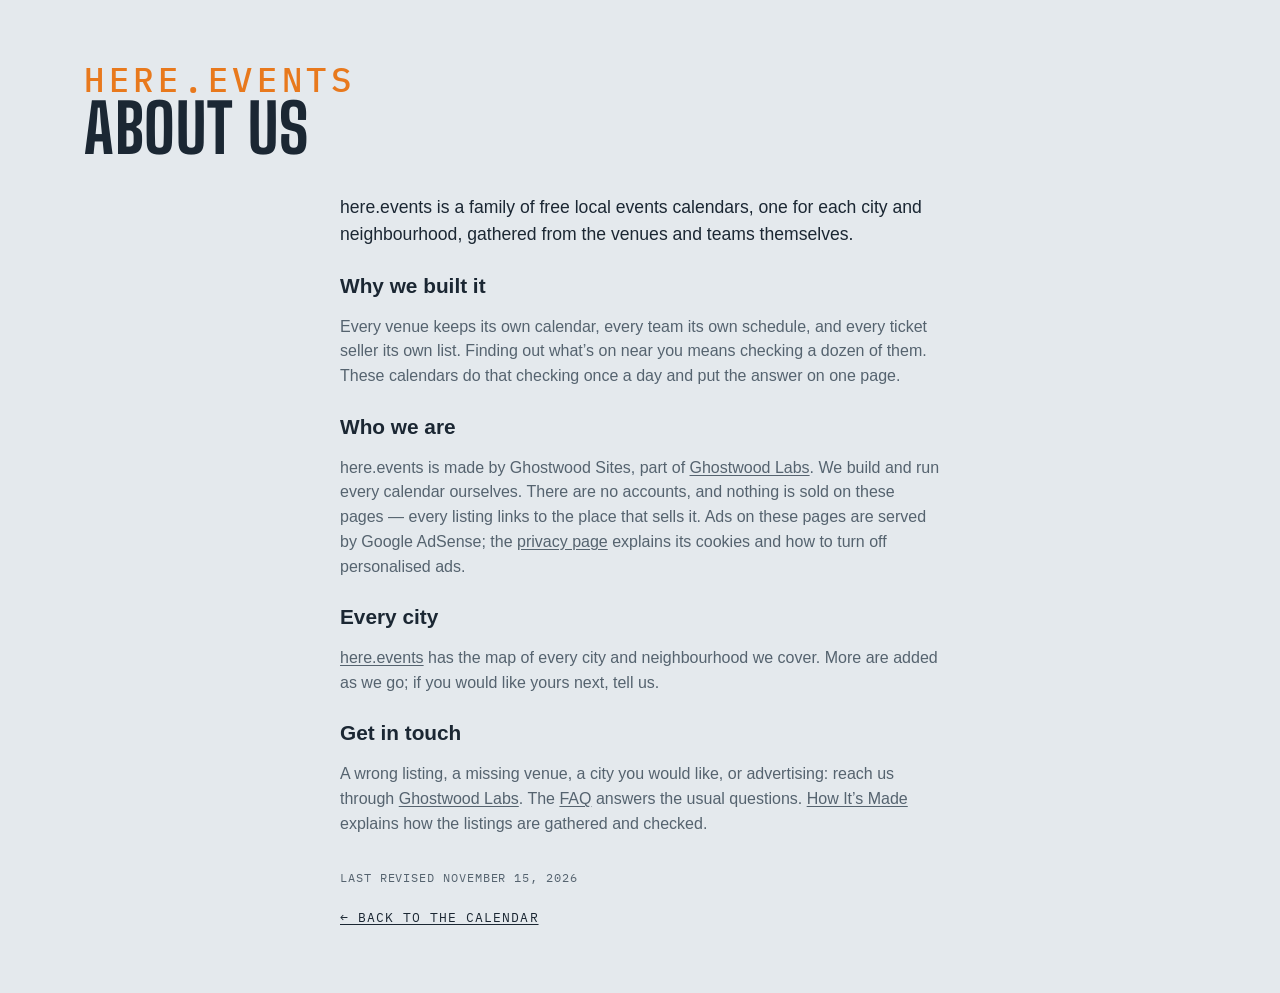
<file: site/about.html>
<!DOCTYPE html>
<html lang="en">
<head>
<meta charset="utf-8">
<meta name="viewport" content="width=device-width, initial-scale=1, viewport-fit=cover">
<meta name="theme-color" media="(prefers-color-scheme: light)" content="#edf1f4">
<meta name="theme-color" media="(prefers-color-scheme: dark)" content="#141a20">
<script>
  try {
    var t = localStorage.getItem('lqa-theme');
    var PHONE = '(max-width: 640px), (pointer: coarse) and (max-height: 500px)';
    if ((t === 'light' || t === 'dark') && !matchMedia(PHONE).matches) document.documentElement.dataset.theme = t;
  } catch (e) { /* no storage — system it is */ }
</script>
<title>About Us — here.events</title>
<meta name="description" content="About here.events: free local events calendars for each city and neighbourhood, gathered from the venues and teams themselves.">
<link rel="canonical" href="https://seattle.here.events/about.html">
<link rel="icon" href="favicon.svg" type="image/svg+xml">
<link rel="preconnect" href="https://fonts.googleapis.com">
<link rel="preconnect" href="https://fonts.gstatic.com" crossorigin>
<link href="https://fonts.googleapis.com/css2?family=Big+Shoulders:opsz,wght@10..72,500;10..72,700&family=IBM+Plex+Mono:wght@400;500&display=swap" rel="stylesheet">
<link rel="stylesheet" href="styles.css?v=__V__">
<script src="city.js?v=__V__"></script>
</head>
<body>

<!-- the Ghostwood Labs mark, drawn once; the masthead and the footer <use> it -->
<svg width="0" height="0" style="position:absolute" aria-hidden="true">
  <symbol id="gw-mark" viewBox="0 0 576 576">
    <g fill="none" stroke="currentColor" stroke-width="24" stroke-linecap="round" stroke-linejoin="round">
      <path d="M300.19 51.03A26 26 0 0 1 275.81 51.03L235.63 29.71A26 26 0 0 0 210.57 30.08L103.63 91.02A26 26 0 0 0 90.5 113.61L90.5 161.4A26 26 0 0 1 77.38 183.98L39.62 205.52A26 26 0 0 0 26.5 228.1L26.5 347.9A26 26 0 0 0 39.62 370.48L77.38 392.02A26 26 0 0 1 90.5 414.6L90.5 462.39A26 26 0 0 0 103.63 484.98L210.57 545.92A26 26 0 0 0 235.63 546.29L275.81 524.97A26 26 0 0 1 300.19 524.97L340.37 546.29A26 26 0 0 0 365.43 545.92L472.37 484.98A26 26 0 0 0 485.5 462.39L485.5 414.6A26 26 0 0 1 498.62 392.02L536.38 370.48A26 26 0 0 0 549.5 347.9L549.5 228.1A26 26 0 0 0 536.38 205.52L498.62 183.98A26 26 0 0 1 485.5 161.4L485.5 113.61A26 26 0 0 0 472.37 91.02L365.43 30.08A26 26 0 0 0 340.37 29.71L300.19 51.03Z"/>
      <path d="M288 57.5L288 177.5"/>
      <path d="M288 518.5L288 403.5"/>
      <path d="M90.5 176.5L144.63 204.58A26 26 0 0 0 169.19 204.26L209.58 181.92A26 26 0 0 0 223 159.17L223 101.5L158.5 137.5"/>
      <path d="M485.5 176.5L431.37 204.58A26 26 0 0 1 406.81 204.26L366.42 181.92A26 26 0 0 1 353 159.17L353 101.5L417.5 137.5"/>
      <path d="M157 211L157 287.5"/>
      <path d="M419 211L419 287.5"/>
      <path d="M90.5 399.5L144.63 371.42A26 26 0 0 1 169.19 371.74L209.58 394.08A26 26 0 0 1 223 416.83L223 474.5L158.5 438.5"/>
      <path d="M485.5 399.5L431.37 371.42A26 26 0 0 0 406.81 371.74L366.42 394.08A26 26 0 0 0 353 416.83L353 474.5L417.5 438.5"/>
      <path d="M26.5 288L92 325.5L92 250.5"/>
      <path d="M549.5 288L484 325.5L484 250.5"/>
    </g>
  </symbol>
</svg>

<!-- About us (Steve, 2026-10-29: "Create an about us section just to the left of FAQ, make it work
     the same"): one shared page for every city, word for word, like the FAQ. Styled by .ad-page. -->
<header class="masthead">
  <div class="masthead-text">
    <p class="eyebrow">here.events</p>
    <h1>About Us</h1>
  </div>
</header>
<main class="ad-page about-page">
  <p class="ad-lead">here.events is a family of free local events calendars, one for each city and neighbourhood, gathered from the venues and teams themselves.</p>

  <h2>Why we built it</h2>
  <p>Every venue keeps its own calendar, every team its own schedule, and every ticket seller its own list. Finding out what’s on near you means checking a dozen of them. These calendars do that checking once a day and put the answer on one page.</p>

  <h2>Who we are</h2>
  <p>here.events is made by Ghostwood Sites, part of <a href="https://ghostwoodlabs.com/" rel="noopener">Ghostwood Labs</a>. We build and run every calendar ourselves. There are no accounts, and nothing is sold on these pages — every listing links to the place that sells it. Ads on these pages are served by Google AdSense; the <a href="https://here.events/privacy/">privacy page</a> explains its cookies and how to turn off personalised ads.</p>

  <h2>Every city</h2>
  <p><a href="https://here.events/">here.events</a> has the map of every city and neighbourhood we cover. More are added as we go; if you would like yours next, tell us.</p>

  <h2>Get in touch</h2>
  <p>A wrong listing, a missing venue, a city you would like, or advertising: reach us through <a href="https://ghostwoodlabs.com/" rel="noopener">Ghostwood Labs</a>. The <a href="faq.html">FAQ</a> answers the usual questions. <a href="how.html">How It’s Made</a> explains how the listings are gathered and checked.</p>

  <p class="ad-revised">Last revised <time datetime="2026-11-15">November 15, 2026</time></p>
  <a class="ad-back" href="./">← Back to the calendar</a>
</main>
</body>
</html>
</file>
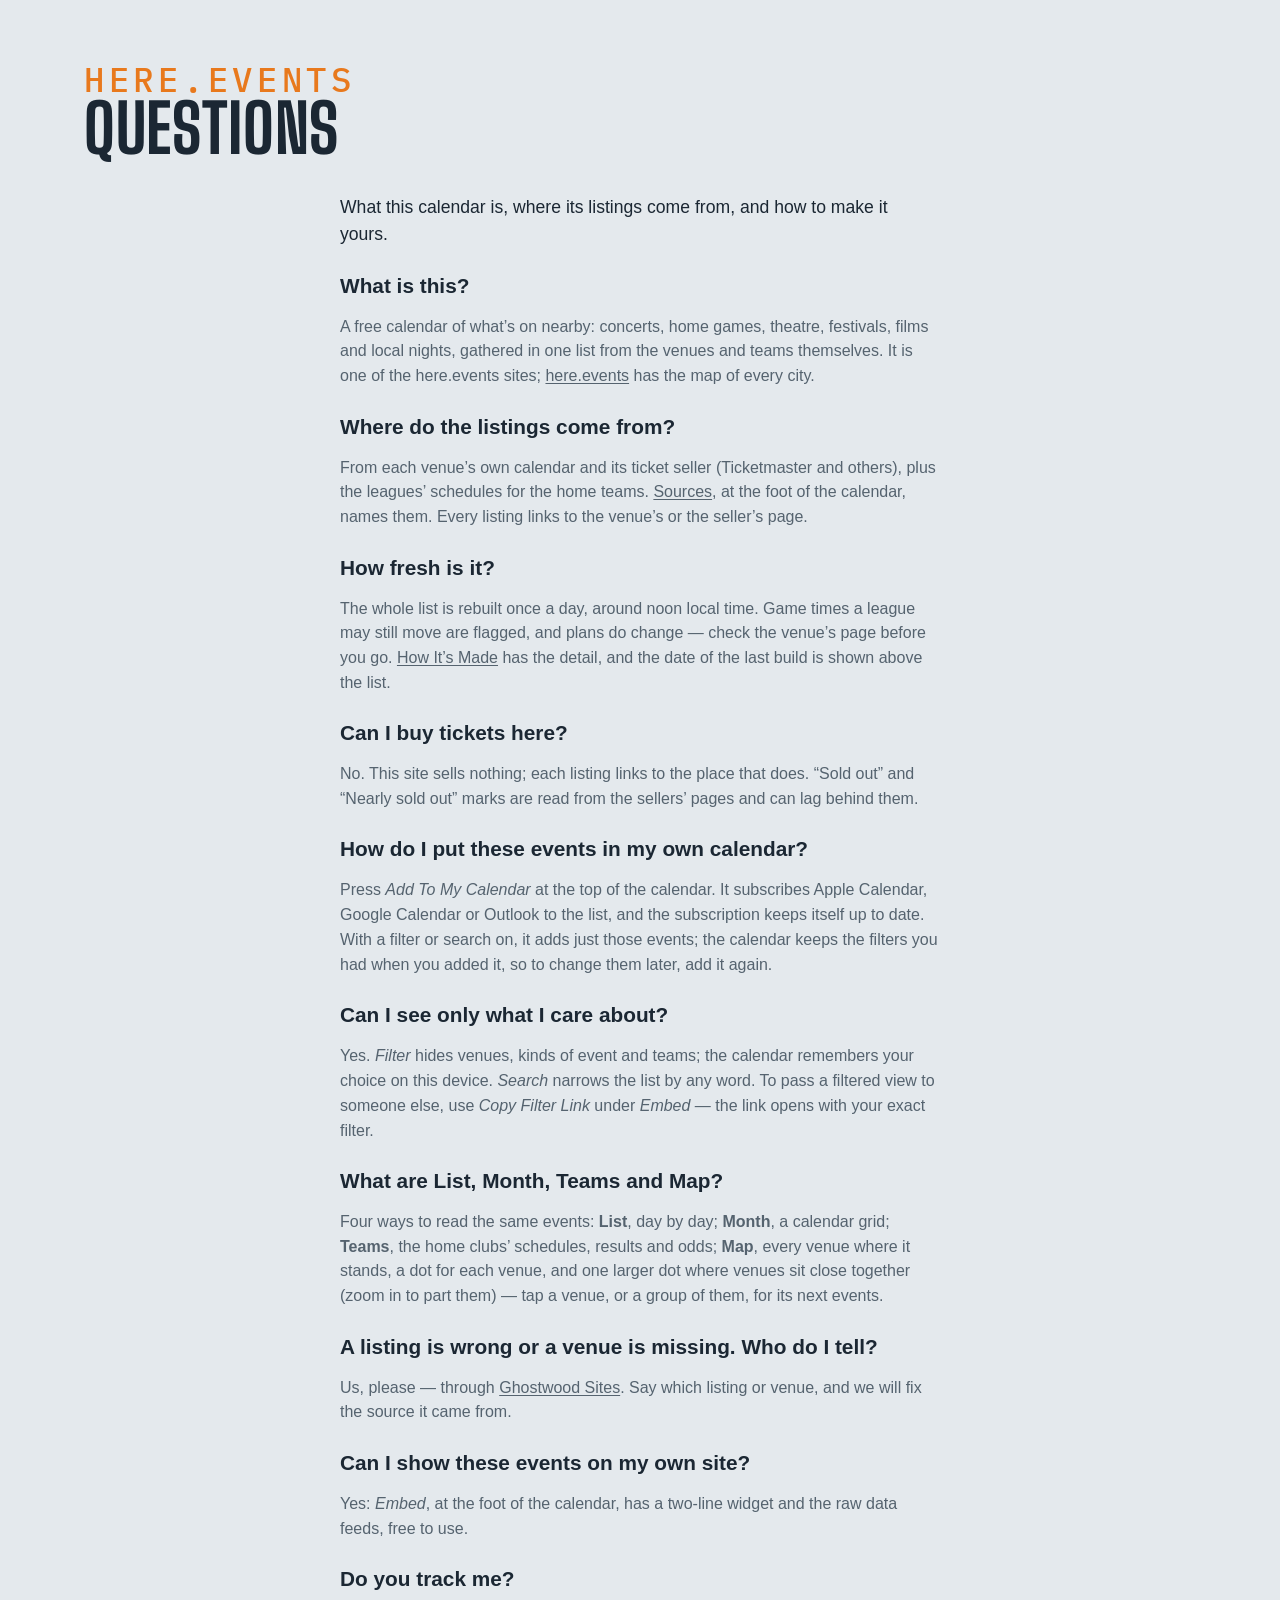
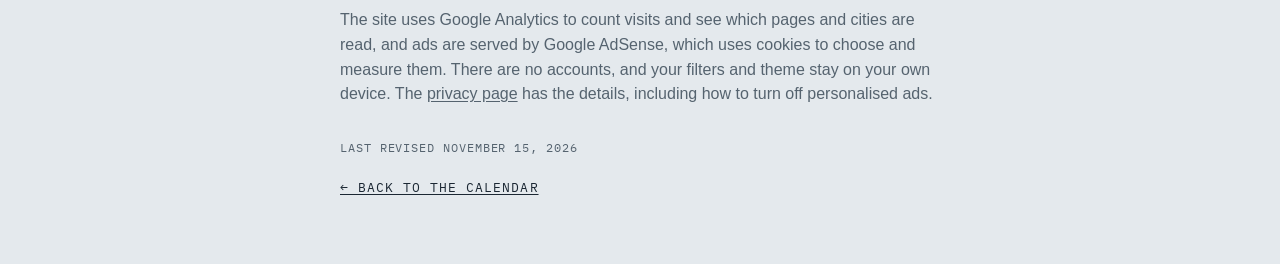
<file: site/faq.html>
<!DOCTYPE html>
<html lang="en">
<head>
<meta charset="utf-8">
<meta name="viewport" content="width=device-width, initial-scale=1, viewport-fit=cover">
<meta name="theme-color" media="(prefers-color-scheme: light)" content="#edf1f4">
<meta name="theme-color" media="(prefers-color-scheme: dark)" content="#141a20">
<script>
  try {
    var t = localStorage.getItem('lqa-theme');
    var PHONE = '(max-width: 640px), (pointer: coarse) and (max-height: 500px)';
    if ((t === 'light' || t === 'dark') && !matchMedia(PHONE).matches) document.documentElement.dataset.theme = t;
  } catch (e) { /* no storage — system it is */ }
</script>
<title>Questions — here.events</title>
<meta name="description" content="Questions about this events calendar: where the listings come from, how fresh they are, and how to put them in your own calendar.">
<link rel="canonical" href="https://seattle.here.events/faq.html">
<link rel="icon" href="favicon.svg" type="image/svg+xml">
<link rel="preconnect" href="https://fonts.googleapis.com">
<link rel="preconnect" href="https://fonts.gstatic.com" crossorigin>
<link href="https://fonts.googleapis.com/css2?family=Big+Shoulders:opsz,wght@10..72,500;10..72,700&family=IBM+Plex+Mono:wght@400;500&display=swap" rel="stylesheet">
<link rel="stylesheet" href="styles.css?v=__V__">
<script src="city.js?v=__V__"></script>
</head>
<body>

<!-- the Ghostwood Labs mark, drawn once; the masthead and the footer <use> it -->
<svg width="0" height="0" style="position:absolute" aria-hidden="true">
  <symbol id="gw-mark" viewBox="0 0 576 576">
    <g fill="none" stroke="currentColor" stroke-width="24" stroke-linecap="round" stroke-linejoin="round">
      <path d="M300.19 51.03A26 26 0 0 1 275.81 51.03L235.63 29.71A26 26 0 0 0 210.57 30.08L103.63 91.02A26 26 0 0 0 90.5 113.61L90.5 161.4A26 26 0 0 1 77.38 183.98L39.62 205.52A26 26 0 0 0 26.5 228.1L26.5 347.9A26 26 0 0 0 39.62 370.48L77.38 392.02A26 26 0 0 1 90.5 414.6L90.5 462.39A26 26 0 0 0 103.63 484.98L210.57 545.92A26 26 0 0 0 235.63 546.29L275.81 524.97A26 26 0 0 1 300.19 524.97L340.37 546.29A26 26 0 0 0 365.43 545.92L472.37 484.98A26 26 0 0 0 485.5 462.39L485.5 414.6A26 26 0 0 1 498.62 392.02L536.38 370.48A26 26 0 0 0 549.5 347.9L549.5 228.1A26 26 0 0 0 536.38 205.52L498.62 183.98A26 26 0 0 1 485.5 161.4L485.5 113.61A26 26 0 0 0 472.37 91.02L365.43 30.08A26 26 0 0 0 340.37 29.71L300.19 51.03Z"/>
      <path d="M288 57.5L288 177.5"/>
      <path d="M288 518.5L288 403.5"/>
      <path d="M90.5 176.5L144.63 204.58A26 26 0 0 0 169.19 204.26L209.58 181.92A26 26 0 0 0 223 159.17L223 101.5L158.5 137.5"/>
      <path d="M485.5 176.5L431.37 204.58A26 26 0 0 1 406.81 204.26L366.42 181.92A26 26 0 0 1 353 159.17L353 101.5L417.5 137.5"/>
      <path d="M157 211L157 287.5"/>
      <path d="M419 211L419 287.5"/>
      <path d="M90.5 399.5L144.63 371.42A26 26 0 0 1 169.19 371.74L209.58 394.08A26 26 0 0 1 223 416.83L223 474.5L158.5 438.5"/>
      <path d="M485.5 399.5L431.37 371.42A26 26 0 0 0 406.81 371.74L366.42 394.08A26 26 0 0 0 353 416.83L353 474.5L417.5 438.5"/>
      <path d="M26.5 288L92 325.5L92 250.5"/>
      <path d="M549.5 288L484 325.5L484 250.5"/>
    </g>
  </symbol>
</svg>

<!-- The FAQ (Steve, 2026-10-28, queued "creating a FAQ page"): one shared page for
     every city, word for word, "here.events" over the heading on every site (Steve,
     2026-10-29: "FAQ doesn't need the city/neighboorhood"). Styled by .ad-page in styles.css, like Advertise. -->
<header class="masthead">
  <div class="masthead-text">
    <p class="eyebrow">here.events</p>
    <h1>Questions</h1>
  </div>
</header>
<main class="ad-page faq-page">
  <p class="ad-lead">What this calendar is, where its listings come from, and how to make it yours.</p>

  <h2>What is this?</h2>
  <p>A free calendar of what’s on nearby: concerts, home games, theatre, festivals, films and local nights, gathered in one list from the venues and teams themselves. It is one of the here.events sites; <a href="https://here.events/">here.events</a> has the map of every city.</p>

  <h2>Where do the listings come from?</h2>
  <p>From each venue’s own calendar and its ticket seller (Ticketmaster and others), plus the leagues’ schedules for the home teams. <a href="sources.html">Sources</a>, at the foot of the calendar, names them. Every listing links to the venue’s or the seller’s page.</p>

  <h2>How fresh is it?</h2>
  <p>The whole list is rebuilt once a day, around noon local time. Game times a league may still move are flagged, and plans do change — check the venue’s page before you go. <a href="how.html">How It’s Made</a> has the detail, and the date of the last build is shown above the list.</p>

  <h2>Can I buy tickets here?</h2>
  <p>No. This site sells nothing; each listing links to the place that does. “Sold out” and “Nearly sold out” marks are read from the sellers’ pages and can lag behind them.</p>

  <h2>How do I put these events in my own calendar?</h2>
  <p>Press <em>Add To My Calendar</em> at the top of the calendar. It subscribes Apple Calendar, Google Calendar or Outlook to the list, and the subscription keeps itself up to date. With a filter or search on, it adds just those events; the calendar keeps the filters you had when you added it, so to change them later, add it again.</p>

  <h2>Can I see only what I care about?</h2>
  <p>Yes. <em>Filter</em> hides venues, kinds of event and teams; the calendar remembers your choice on this device. <em>Search</em> narrows the list by any word. To pass a filtered view to someone else, use <em>Copy Filter Link</em> under <em>Embed</em> — the link opens with your exact filter.</p>

  <h2>What are List, Month, Teams and Map?</h2>
  <p>Four ways to read the same events: <strong>List</strong>, day by day; <strong>Month</strong>, a calendar grid; <strong>Teams</strong>, the home clubs’ schedules, results and odds; <strong>Map</strong>, every venue where it stands, a dot for each venue, and one larger dot where venues sit close together (zoom in to part them) — tap a venue, or a group of them, for its next events.</p>

  <h2>A listing is wrong or a venue is missing. Who do I tell?</h2>
  <p>Us, please — through <a href="https://ghostwoodlabs.com/" rel="noopener">Ghostwood Sites</a>. Say which listing or venue, and we will fix the source it came from.</p>

  <h2>Can I show these events on my own site?</h2>
  <p>Yes: <em>Embed</em>, at the foot of the calendar, has a two-line widget and the raw data feeds, free to use.</p>

  <h2>Do you track me?</h2>
  <p>The site uses Google Analytics to count visits and see which pages and cities are read, and ads are served by Google AdSense, which uses cookies to choose and measure them. There are no accounts, and your filters and theme stay on your own device. The <a href="https://here.events/privacy/">privacy page</a> has the details, including how to turn off personalised ads.</p>

  <p class="ad-revised">Last revised <time datetime="2026-11-15">November 15, 2026</time></p>
  <a class="ad-back" href="./">← Back to the calendar</a>
</main>
</body>
</html>
</file>
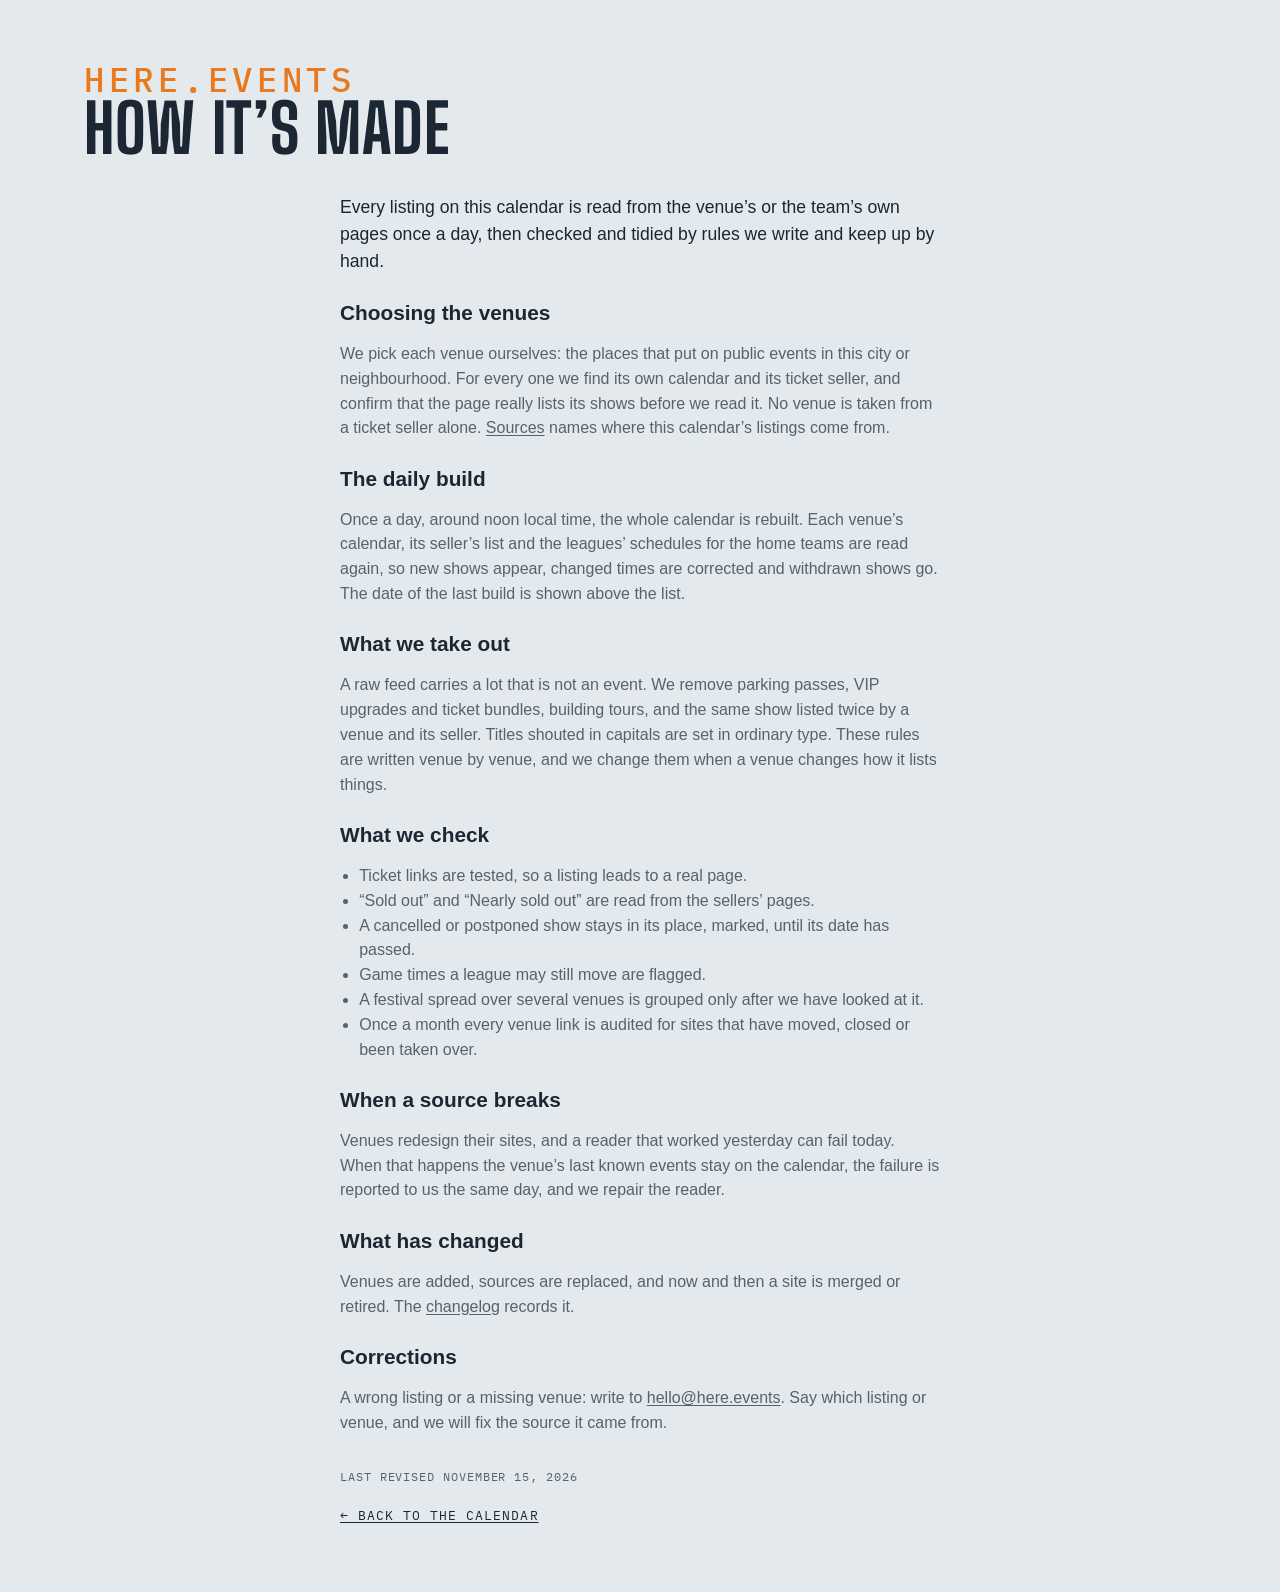
<file: site/how.html>
<!DOCTYPE html>
<html lang="en">
<head>
<meta charset="utf-8">
<meta name="viewport" content="width=device-width, initial-scale=1, viewport-fit=cover">
<meta name="theme-color" media="(prefers-color-scheme: light)" content="#edf1f4">
<meta name="theme-color" media="(prefers-color-scheme: dark)" content="#141a20">
<script>
  try {
    var t = localStorage.getItem('lqa-theme');
    var PHONE = '(max-width: 640px), (pointer: coarse) and (max-height: 500px)';
    if ((t === 'light' || t === 'dark') && !matchMedia(PHONE).matches) document.documentElement.dataset.theme = t;
  } catch (e) {}
</script>
<title>How This Calendar Is Made — here.events</title>
<meta name="description" content="How the here.events calendars are made: which venues are chosen, what is read each day, what is taken out by hand, and what is checked before a listing is published.">
<link rel="canonical" href="https://seattle.here.events/how.html">
<link rel="icon" href="favicon.svg" type="image/svg+xml">
<link rel="preconnect" href="https://fonts.googleapis.com">
<link rel="preconnect" href="https://fonts.gstatic.com" crossorigin>
<link href="https://fonts.googleapis.com/css2?family=Big+Shoulders:opsz,wght@10..72,500;10..72,700&family=IBM+Plex+Mono:wght@400;500&display=swap" rel="stylesheet">
<link rel="stylesheet" href="styles.css?v=__V__">
<script src="city.js?v=__V__"></script>
</head>
<body>

<svg width="0" height="0" style="position:absolute" aria-hidden="true">
  <symbol id="gw-mark" viewBox="0 0 576 576">
    <g fill="none" stroke="currentColor" stroke-width="24" stroke-linecap="round" stroke-linejoin="round">
      <path d="M300.19 51.03A26 26 0 0 1 275.81 51.03L235.63 29.71A26 26 0 0 0 210.57 30.08L103.63 91.02A26 26 0 0 0 90.5 113.61L90.5 161.4A26 26 0 0 1 77.38 183.98L39.62 205.52A26 26 0 0 0 26.5 228.1L26.5 347.9A26 26 0 0 0 39.62 370.48L77.38 392.02A26 26 0 0 1 90.5 414.6L90.5 462.39A26 26 0 0 0 103.63 484.98L210.57 545.92A26 26 0 0 0 235.63 546.29L275.81 524.97A26 26 0 0 1 300.19 524.97L340.37 546.29A26 26 0 0 0 365.43 545.92L472.37 484.98A26 26 0 0 0 485.5 462.39L485.5 414.6A26 26 0 0 1 498.62 392.02L536.38 370.48A26 26 0 0 0 549.5 347.9L549.5 228.1A26 26 0 0 0 536.38 205.52L498.62 183.98A26 26 0 0 1 485.5 161.4L485.5 113.61A26 26 0 0 0 472.37 91.02L365.43 30.08A26 26 0 0 0 340.37 29.71L300.19 51.03Z"/>
      <path d="M288 57.5L288 177.5"/>
      <path d="M288 518.5L288 403.5"/>
      <path d="M90.5 176.5L144.63 204.58A26 26 0 0 0 169.19 204.26L209.58 181.92A26 26 0 0 0 223 159.17L223 101.5L158.5 137.5"/>
      <path d="M485.5 176.5L431.37 204.58A26 26 0 0 1 406.81 204.26L366.42 181.92A26 26 0 0 1 353 159.17L353 101.5L417.5 137.5"/>
      <path d="M157 211L157 287.5"/>
      <path d="M419 211L419 287.5"/>
      <path d="M90.5 399.5L144.63 371.42A26 26 0 0 1 169.19 371.74L209.58 394.08A26 26 0 0 1 223 416.83L223 474.5L158.5 438.5"/>
      <path d="M485.5 399.5L431.37 371.42A26 26 0 0 0 406.81 371.74L366.42 394.08A26 26 0 0 0 353 416.83L353 474.5L417.5 438.5"/>
      <path d="M26.5 288L92 325.5L92 250.5"/>
      <path d="M549.5 288L484 325.5L484 250.5"/>
    </g>
  </symbol>
</svg>

<header class="masthead">
  <div class="masthead-text">
    <p class="eyebrow">here.events</p>
    <h1>How It’s Made</h1>
  </div>
</header>
<main class="ad-page how-page">
  <p class="ad-lead">Every listing on this calendar is read from the venue’s or the team’s own pages once a day, then checked and tidied by rules we write and keep up by hand.</p>

  <h2>Choosing the venues</h2>
  <p>We pick each venue ourselves: the places that put on public events in this city or neighbourhood. For every one we find its own calendar and its ticket seller, and confirm that the page really lists its shows before we read it. No venue is taken from a ticket seller alone. <a href="sources.html">Sources</a> names where this calendar’s listings come from.</p>

  <h2>The daily build</h2>
  <p>Once a day, around noon local time, the whole calendar is rebuilt. Each venue’s calendar, its seller’s list and the leagues’ schedules for the home teams are read again, so new shows appear, changed times are corrected and withdrawn shows go. The date of the last build is shown above the list.</p>

  <h2>What we take out</h2>
  <p>A raw feed carries a lot that is not an event. We remove parking passes, VIP upgrades and ticket bundles, building tours, and the same show listed twice by a venue and its seller. Titles shouted in capitals are set in ordinary type. These rules are written venue by venue, and we change them when a venue changes how it lists things.</p>

  <h2>What we check</h2>
  <ul>
    <li>Ticket links are tested, so a listing leads to a real page.</li>
    <li>“Sold out” and “Nearly sold out” are read from the sellers’ pages.</li>
    <li>A cancelled or postponed show stays in its place, marked, until its date has passed.</li>
    <li>Game times a league may still move are flagged.</li>
    <li>A festival spread over several venues is grouped only after we have looked at it.</li>
    <li>Once a month every venue link is audited for sites that have moved, closed or been taken over.</li>
  </ul>

  <h2>When a source breaks</h2>
  <p>Venues redesign their sites, and a reader that worked yesterday can fail today. When that happens the venue’s last known events stay on the calendar, the failure is reported to us the same day, and we repair the reader.</p>

  <h2>What has changed</h2>
  <p>Venues are added, sources are replaced, and now and then a site is merged or retired. The <a href="https://here.events/changelog/">changelog</a> records it.</p>

  <h2>Corrections</h2>
  <p>A wrong listing or a missing venue: write to <a href="mailto:hello@here.events">hello@here.events</a>. Say which listing or venue, and we will fix the source it came from.</p>

  <p class="ad-revised">Last revised <time datetime="2026-11-15">November 15, 2026</time></p>
  <a class="ad-back" href="./">← Back to the calendar</a>
</main>
</body>
</html>
</file>
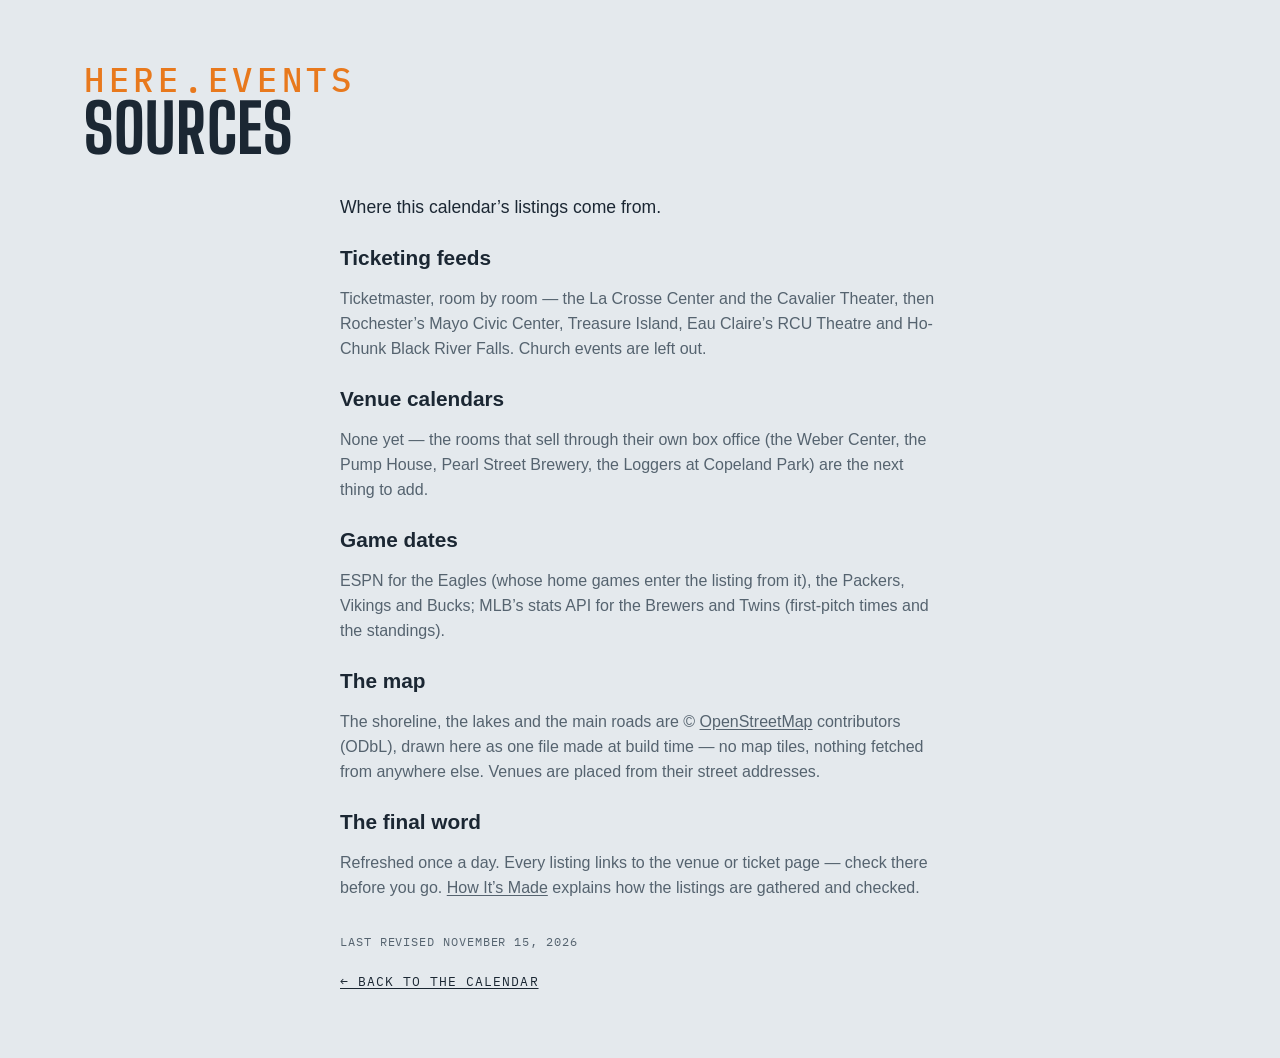
<file: site/sources.html>
<!DOCTYPE html>
<html lang="en">
<head>
<meta charset="utf-8">
<meta name="viewport" content="width=device-width, initial-scale=1, viewport-fit=cover">
<meta name="theme-color" media="(prefers-color-scheme: light)" content="#edf1f4">
<meta name="theme-color" media="(prefers-color-scheme: dark)" content="#141a20">
<script>
  try {
    var t = localStorage.getItem('lqa-theme');
    var PHONE = '(max-width: 640px), (pointer: coarse) and (max-height: 500px)';
    if ((t === 'light' || t === 'dark') && !matchMedia(PHONE).matches) document.documentElement.dataset.theme = t;
  } catch (e) { /* no storage — system it is */ }
</script>
<title>Sources — here.events</title>
<meta name="description" content="Where this events calendar’s listings come from: the ticket sellers, the venues’ own calendars and the leagues’ schedules.">
<link rel="icon" href="favicon.svg" type="image/svg+xml">
<link rel="preconnect" href="https://fonts.googleapis.com">
<link rel="preconnect" href="https://fonts.gstatic.com" crossorigin>
<link href="https://fonts.googleapis.com/css2?family=Big+Shoulders:opsz,wght@10..72,500;10..72,700&family=IBM+Plex+Mono:wght@400;500&display=swap" rel="stylesheet">
<link rel="stylesheet" href="styles.css?v=__V__">
<script src="city.js?v=__V__"></script>
</head>
<body>

<!-- the Ghostwood Labs mark, drawn once; the masthead and the footer <use> it -->
<svg width="0" height="0" style="position:absolute" aria-hidden="true">
  <symbol id="gw-mark" viewBox="0 0 576 576">
    <g fill="none" stroke="currentColor" stroke-width="24" stroke-linecap="round" stroke-linejoin="round">
      <path d="M300.19 51.03A26 26 0 0 1 275.81 51.03L235.63 29.71A26 26 0 0 0 210.57 30.08L103.63 91.02A26 26 0 0 0 90.5 113.61L90.5 161.4A26 26 0 0 1 77.38 183.98L39.62 205.52A26 26 0 0 0 26.5 228.1L26.5 347.9A26 26 0 0 0 39.62 370.48L77.38 392.02A26 26 0 0 1 90.5 414.6L90.5 462.39A26 26 0 0 0 103.63 484.98L210.57 545.92A26 26 0 0 0 235.63 546.29L275.81 524.97A26 26 0 0 1 300.19 524.97L340.37 546.29A26 26 0 0 0 365.43 545.92L472.37 484.98A26 26 0 0 0 485.5 462.39L485.5 414.6A26 26 0 0 1 498.62 392.02L536.38 370.48A26 26 0 0 0 549.5 347.9L549.5 228.1A26 26 0 0 0 536.38 205.52L498.62 183.98A26 26 0 0 1 485.5 161.4L485.5 113.61A26 26 0 0 0 472.37 91.02L365.43 30.08A26 26 0 0 0 340.37 29.71L300.19 51.03Z"/>
      <path d="M288 57.5L288 177.5"/>
      <path d="M288 518.5L288 403.5"/>
      <path d="M90.5 176.5L144.63 204.58A26 26 0 0 0 169.19 204.26L209.58 181.92A26 26 0 0 0 223 159.17L223 101.5L158.5 137.5"/>
      <path d="M485.5 176.5L431.37 204.58A26 26 0 0 1 406.81 204.26L366.42 181.92A26 26 0 0 1 353 159.17L353 101.5L417.5 137.5"/>
      <path d="M157 211L157 287.5"/>
      <path d="M419 211L419 287.5"/>
      <path d="M90.5 399.5L144.63 371.42A26 26 0 0 1 169.19 371.74L209.58 394.08A26 26 0 0 1 223 416.83L223 474.5L158.5 438.5"/>
      <path d="M485.5 399.5L431.37 371.42A26 26 0 0 0 406.81 371.74L366.42 394.08A26 26 0 0 0 353 416.83L353 474.5L417.5 438.5"/>
      <path d="M26.5 288L92 325.5L92 250.5"/>
      <path d="M549.5 288L484 325.5L484 250.5"/>
    </g>
  </symbol>
</svg>

<!-- The sources (Steve, 2026-10-29: "make it work like FAQ"): moved here from the footer's
     floating panel. "here.events" over the heading like the FAQ, but the text below is this
     city's own — each city keeps its own sources.html. Styled by .ad-page in styles.css. -->
<header class="masthead">
  <div class="masthead-text">
    <p class="eyebrow">here.events</p>
    <h1>Sources</h1>
  </div>
</header>
<main class="ad-page sources-page">
  <p class="ad-lead">Where this calendar’s listings come from.</p>

  <h2>Ticketing feeds</h2>
  <p>Ticketmaster, room by room — the La Crosse Center and the Cavalier Theater, then Rochester’s Mayo Civic Center, Treasure Island, Eau Claire’s RCU Theatre and Ho-Chunk Black River Falls. Church events are left out.</p>

  <h2>Venue calendars</h2>
  <p>None yet — the rooms that sell through their own box office (the Weber Center, the Pump House, Pearl Street Brewery, the Loggers at Copeland Park) are the next thing to add.</p>

  <h2>Game dates</h2>
  <p>ESPN for the Eagles (whose home games enter the listing from it), the Packers, Vikings and Bucks; MLB’s stats API for the Brewers and Twins (first-pitch times and the standings).</p>

  <h2>The map</h2>
  <p>The shoreline, the lakes and the main roads are © <a href="https://www.openstreetmap.org/copyright" target="_blank" rel="noopener">OpenStreetMap</a> contributors (ODbL), drawn here as one file made at build time — no map tiles, nothing fetched from anywhere else. Venues are placed from their street addresses.</p>

  <h2>The final word</h2>
  <p>Refreshed once a day. Every listing links to the venue or ticket page — check there before you go. <a href="how.html">How It’s Made</a> explains how the listings are gathered and checked.</p>

  <p class="ad-revised">Last revised <time datetime="2026-11-15">November 15, 2026</time></p>
  <a class="ad-back" href="./">← Back to the calendar</a>
</main>
</body>
</html>
</file>
<file: site/styles.css>
/* Lower Queen Anne Events — overcast-sky palette, marquee display type. */

:root {
  --sky: #e4e9ed;        /* overcast paper (a step down from #edf1f4, Steve 2026-10-12: "a little less glaring") */
  --mist: #f7f9fb;       /* card surface (was pure white) */
  --ink: #1b2733;        /* Puget ink */
  --ink-soft: #55636f;
  --ink-bright: #1b2733; /* the logo: pure white in the dark palette, ink here */
  --line: #c3ccd4;
  --gold: #e8791d;       /* Space Needle "Galaxy Gold" */
  --gold-soft: #fbe9d8;
  /* Color coding is muted (a step back from the pure primaries) and each
     group keeps to its own family so a dot or stripe reads as what it is:
     venues are cool (blue → violet → teal), event types are warm (yellow →
     orange → red → pink). */
  /* venue hues (chips, grid ticks, agenda tags): a sweep from teal through
     blue and violet to magenta, neighbors alternating light and dark */
  /* all three families sit a step back from the pure primaries: the same
     hues, less glare, so the stripes and ticks read after the titles */
  --v-lcc: #9e2e2e; --v-cavalier: #2e9e4f; --v-vets: #6f2e9e; --v-mayo: #9e902e; --v-ti: #2e8b9e; --v-rcu: #9e2e6b; --v-hochunk: #4a9e2e; /* the rooms, one hue each (city.js cssVar), spread round the wheel */
  --venue-text: 72%;     /* how much of the venue hue the card's venue label keeps (light mode) */
  --tint: 26%;           /* the venue wash behind a series card (light mode; 13% in the dark palette) */
  --row-a: #f3f6f8; --row-b: #d6dde3; /* the list's rows alternate light and dark grey; only a series keeps its venue's hue (Steve, 2026-10-20) */
  /* event-type hues (calendar ticks, agenda right edge): concerts salmon and
     arts crimson keep clear of the brand orange; movies slate = "quiet" */
  --t-concert: #d9664f;
  --t-sports: #d4b106;
  --t-arts: #b8303f;
  --t-movie: #7a8a99;
  --t-community: #d63f9c;
  --t-expo: #2a9d8f;      /* conventions & expos: turquoise, the one hue the types didn't use */
  --t-bar: #c28a12;       /* bar nights: amber, an ale between the sports yellow and concert salmon */
  --alert: #e02b26;       /* cancelled / postponed notes: plain bright red */
  --barh-base: 3.4rem;   /* the pinned filter bar's height (chips 2.25rem + padding) */
  --titleh: 1.7rem;      /* the bar's title line (1.2rem + .5rem gap), added while scrolled */
  --barh: var(--barh-base); /* what the sticky things below the bar offset by */
  --rule: color-mix(in srgb, var(--line), var(--ink-soft)); /* list dividers: a step brighter than --line */
  /* the scorebug (the live game block, .tf-bug): a light panel in this theme, the broadcast's charcoal in the dark one (Steve, 2026-10-12: the charcoal panel on the light card looked bad) */
  --bug-bg: #f9fafb; --bug-frame: #c9d2da; --bug-ink: #1b2733; --bug-soft: #55636f; --bug-dim: #7c8894; --bug-rowline: #d5dce3; --bug-off: #b3bcc5; --bug-muted: #6b7784; --bug-score-bg: #ffffff; --bug-shadow: rgba(15, 25, 35, .10); --bug-redzone: #c8261f;
  --bug-bw: 1px; --frame: var(--line); --frame-w: 1px; /* the game block's frame and the bug's rules: hairlines in the card's line colour here, the 2px broadcast frame in the dark theme (Steve, 2026-10-12: "soften … the borders in general") */
  --cell-mix: 22%; --cell-ink: var(--ink); --cell-bar: 4px; --cell-shadow: none; /* the bug's team cells: a wash of the club colour with a bar of it at the left and ink type, instead of the solid cell ("soften the colors here") */
  --tick-mix: var(--ink); --tick-pct: 65%; /* the refresh countdown ring: the club's colour mixed toward ink here, toward white on the dark ground (the mix itself is written in the .tf-refresh rule: a token holding var(--team-2) would resolve here on :root, where no club colour exists, and come out empty) */
  --dot: color-mix(in srgb, var(--ink-soft) 40%, transparent); /* the dotted underline under the watch strip's links */
  --display: "Big Shoulders", "Arial Narrow", sans-serif;
  --body: -apple-system, BlinkMacSystemFont, "Segoe UI", "Helvetica Neue", sans-serif;
  --mono: "IBM Plex Mono", ui-monospace, Menlo, monospace;
}
/* Dark palette. Applies when the system prefers dark and the visitor hasn't
   picked Light, or whenever they've picked Dark (the toggle sets
   data-theme on <html>; "system" leaves it unset). The two blocks must
   stay identical — CSS has no way to give one ruleset two unrelated
   conditions. */
@media (prefers-color-scheme: dark) {
  :root:not([data-theme="light"]) {
    color-scheme: dark;
    --sky: #141a20; --mist: #1d252e; --ink: #e8edf1; --ink-soft: #9aa7b2; --ink-bright: #ffffff;
    --line: #333f4a; --gold: #f08a33; --gold-soft: #3a2a1a;
    --v-lcc: #ea8686; --v-cavalier: #86eaa3; --v-vets: #c086ea; --v-mayo: #eadd86; --v-ti: #86d9ea; --v-rcu: #ea86bc; --v-hochunk: #9fea86;
    --venue-text: 100%; --tint: 13%;
    --row-a: #1e252c; --row-b: #2c343c;
    --t-concert: #f0806a; --t-sports: #f2d21b; --t-arts: #d63a4f;
    --t-movie: #8b9db0; --t-community: #e660a8; --t-expo: #4fd1c5; --t-bar: #e3ad3c; --alert: #ff4b3e;
    --bug-bg: #2b2d30; --bug-frame: #c9cdd2; --bug-ink: #f4f4f4; --bug-soft: #d5d8dc; --bug-dim: #b9bec4; --bug-rowline: #5c6167; --bug-off: #6a6d72; --bug-muted: #4a4f56; --bug-score-bg: #fafafa; --bug-shadow: rgba(0, 0, 0, .35); --bug-redzone: #ff7b7b;
  --bug-bw: 2px; --frame: var(--ink-soft); --frame-w: 2px; --cell-mix: 100%; --cell-ink: #fff; --cell-bar: 0px; --cell-shadow: 0 1px 2px rgba(0, 0, 0, .5);
    --bug-bw: 2px; --frame: var(--ink-soft); --frame-w: 2px; --cell-mix: 100%; --cell-ink: #fff; --cell-bar: 0px; --cell-shadow: 0 1px 2px rgba(0, 0, 0, .5);
    --tick-mix: white; --tick-pct: 45%;
    --dot: color-mix(in srgb, var(--ink-soft) 60%, transparent);
  }
}
:root[data-theme="dark"] {
  color-scheme: dark;
  --sky: #141a20; --mist: #1d252e; --ink: #e8edf1; --ink-soft: #9aa7b2; --ink-bright: #ffffff;
  --line: #333f4a; --gold: #f08a33; --gold-soft: #3a2a1a;
  --v-lcc: #ea8686; --v-cavalier: #86eaa3; --v-vets: #c086ea; --v-mayo: #eadd86; --v-ti: #86d9ea; --v-rcu: #ea86bc; --v-hochunk: #9fea86;
  --venue-text: 100%; --tint: 13%;
  --row-a: #1e252c; --row-b: #2c343c;
  --t-concert: #f0806a; --t-sports: #f2d21b; --t-arts: #d63a4f;
  --t-movie: #8b9db0; --t-community: #e660a8; --t-expo: #4fd1c5; --t-bar: #e3ad3c; --alert: #ff4b3e;
  --bug-bg: #2b2d30; --bug-frame: #c9cdd2; --bug-ink: #f4f4f4; --bug-soft: #d5d8dc; --bug-dim: #b9bec4; --bug-rowline: #5c6167; --bug-off: #6a6d72; --bug-muted: #4a4f56; --bug-score-bg: #fafafa; --bug-shadow: rgba(0, 0, 0, .35); --bug-redzone: #ff7b7b;
  --tick-mix: white; --tick-pct: 45%;
  --dot: color-mix(in srgb, var(--ink-soft) 60%, transparent);
}
:root[data-theme="light"] { color-scheme: light; }

* { box-sizing: border-box; }
html { scroll-behavior: smooth; overflow-x: clip; } /* clip: the footer bleeds to the viewport edges */
@media (prefers-reduced-motion: reduce) { html { scroll-behavior: auto; } }
/* the page is 62rem wide, and steps wider on big screens so event names
   get a single line: the calendar column is fixed, so all of the extra
   width goes to the cards (the footer line follows) */
:root { --pagew: 62rem; }
@media (min-width: 1180px) { :root { --pagew: 72rem; } }
@media (min-width: 1360px) { :root { --pagew: 80rem; } }
body {
  /* no bottom padding: the sticky footer is the page's last thing, and any
     padding here would show as a blank band under it once the list is short.
     A column flex at least a viewport tall, so a short page (the Teams view
     with one team) still puts the footer at the bottom edge */
  display: flex; flex-direction: column; min-height: 100vh; min-height: 100dvh;
  margin: 0 auto; padding: 0 1.25rem; max-width: var(--pagew);
  background: var(--sky); color: var(--ink);
  font: 16px/1.55 var(--body);
}
/* flex items refuse to shrink below their content's minimum width, so one
   unwrappable line (a TV listing, the compact bar's title) would push a whole
   section past a phone's edge; let them shrink like blocks */
body > * { min-width: 0; }
a { color: inherit; text-underline-offset: 2px; }
:focus-visible { outline: 2px solid var(--ink-soft); outline-offset: 2px; }

/* ---- masthead ---- */
.masthead {
  display: flex; flex-wrap: wrap; gap: 1.5rem; align-items: flex-end;
  justify-content: space-between; padding: 2.5rem 0 1rem;
}
.eyebrow {
  font-family: var(--mono); font-size: .8rem; letter-spacing: .12em;
  text-transform: uppercase; color: var(--gold); margin: 0 0 .3rem;
}
h1 {
  font-family: var(--display); font-weight: 700; font-size: clamp(2.6rem, 7vw, 4.2rem);
  line-height: .92; text-transform: uppercase; letter-spacing: .01em; margin: 0;
}
.masthead-text { min-width: 0; max-width: 100%; } /* a flex item would grow to its widest line and push past a phone's edge */
/* "More Cities" (See All until 2026-10-13, Other Places until 2026-10-18): the pill before the theme pill, to the same map (Steve, 2026-10-12); in the pinned bar the chip's text folds away and the map glyph stays */
/* Add To My Calendar: the first of the masthead's tools (Steve, 2026-10-26, "should move here" — beside More Cities; in the bar from 2026-09-16 until then), sized like the More Cities pill beside it */
.masthead-tools #subscribeBtn { order: 3; display: inline-flex; align-items: center; gap: .45rem; min-height: calc(1.7rem + 8px); padding: 0 .95em; }
.masthead-tools #subscribeBtn svg { width: 1rem; height: 1rem; flex: none; }
.masthead-tools #subscribeBtn:hover { border-color: var(--ink-soft); }
.bar-title .masthead-tools #subscribeBtn { min-height: 1.7rem; padding: 0 .5em; } /* icon-only in the title line, like the pill (the label rule is .bar-title .masthead-tools .chip span) */
.masthead-tools .see-all { order: 4; display: inline-flex; align-items: center; gap: .45rem; min-height: calc(1.7rem + 8px); padding: 0 .95em; text-decoration: none; }
.masthead-tools .see-all svg { width: 1rem; height: 1rem; fill: none; stroke: currentColor; stroke-width: 1.6; stroke-linejoin: round; stroke-linecap: round; }
.masthead-tools .see-all:hover { border-color: var(--ink-soft); }
.bar-title .masthead-tools .see-all { min-height: 1.7rem; padding: 0 .5em; }
/* the mark and the name as one thing: the mark stretches to the text's
   height (eyebrow + title) and keeps square, in the footer mark's white */
.masthead { --mast-title: clamp(2.6rem, 7vw, 4.2rem); } /* the title's size; the eyebrow and the mark are cut from it */
.masthead h1 { font-size: var(--mast-title); }
/* the picture (Steve, 2026-09-21: line art, the Needle's crown the focus):
   the top of the Space Needle from the Highsmith aerial, traced to single
   smooth lines at build (a gradient-magnitude pass over the photo, see the
   memory note), a 4.5:1 window from the spire tip to the Queen Anne treeline
   with the Needle centred and the Cascades ridge behind
   (design/lqa-masthead-lines-gen.py). The
   drawing is a luminance mask (masthead-lines.png, white = line) over a box
   of ink, so the lines are the palette's own ink in either theme. A band
   behind the masthead, the Needle toward the right, dissolving into the page
   on every side — no hard edge where the art stops (Steve, 2026-09-21) */
.masthead { min-height: 11rem; overflow: hidden; isolation: isolate; } /* a slim band (Steve, 2026-09-20: minimal) */
.masthead-photo { /* the drawing fills the gap between the name and the theme pill (Steve, 2026-10-05: "in all the modes try to make it fill this space"): a flex item between them, as tall as the band (the negative margins reach over the band's padding) */
  order: 1; flex: 1 1 0; align-self: stretch; min-width: 0; z-index: -1;
  margin: -2.5rem 0 -1rem; pointer-events: none;
  background: #fff; opacity: .9; /* white lines on the dark palette, black on the light one (Steve: "white and black with antialiasing") */
  -webkit-mask-image: url(masthead-lines.png), linear-gradient(to right, transparent 0%, #000 10%, #000 92%, transparent 100%), linear-gradient(to bottom, #000 0%, #000 58%, transparent 100%);
  mask-image: url(masthead-lines.png), linear-gradient(to right, transparent 0%, #000 10%, #000 92%, transparent 100%), linear-gradient(to bottom, #000 0%, #000 58%, transparent 100%);
  -webkit-mask-size: auto 100%, 100% 100%, 100% 100%; mask-size: auto 100%, 100% 100%, 100% 100%; /* the drawing at the band's height, however wide the gap: the Needle stays whole, the ridge beside it shows as far as the gap allows */
  -webkit-mask-position: 50% 0%, 0 0, 0 0; mask-position: 50% 0%, 0 0, 0 0; /* the Needle is at the drawing's centre, so its spire is the centre of the gap at every width (Steve, 2026-10-05: "make the center the top of the needle") */
  -webkit-mask-repeat: no-repeat; mask-repeat: no-repeat;
  mask-mode: luminance, alpha, alpha;
  -webkit-mask-composite: source-in; mask-composite: intersect;
}
.masthead-tools { order: 2; }
:root[data-theme="light"] .masthead-photo { background: #000; opacity: .7; }
@media (prefers-color-scheme: light) { :root:not([data-theme="dark"]) .masthead-photo { background: #000; opacity: .7; } }
.masthead-text { position: relative; }
.masthead .eyebrow { font-size: calc(var(--mast-title) * .5); font-weight: 500; letter-spacing: .14em; margin-bottom: .1rem; line-height: 1; } /* "Seattle": half the title's size (Steve, 2026-09-16: twice the quarter it was), a shade bolder */
/* the masthead's tools (Steve, 2026-09-14): Add To My Calendar (back here
   2026-10-26), the More Cities pill and the theme pill at the masthead's
   right end — the bar below keeps its room for the switch, filters, search,
   the clubs and the season calendar chip */
.masthead { position: relative; }
.masthead-tools { display: flex; align-items: center; gap: .6rem; flex: none; margin-left: auto; }
.sub { color: var(--ink-soft); max-width: 34rem; margin: .8rem 0 0; }

.updated { /* the "Updated …" stamp: an eyebrow line under the title, spaced like the one above it */
  margin: .3rem 0 0; min-height: 1em;
}
/* Solid-ink pill with the page background as its text — a dark pill in
   light mode, a light one in dark — softened on hover (the event sheet's
   Tickets button). */
.btn-cal {
  display: inline-flex; align-items: center; gap: .55em; margin: auto 0;
  font: 600 1rem/1 var(--body); color: var(--sky); background: var(--ink);
  border: 0; border-radius: 999px; padding: .85em 1.4em .85em 1.15em; cursor: pointer;
  transition: background .15s, color .15s;
}
.btn-cal svg { width: 1.15em; height: 1.15em; flex: none; }
.btn-cal:hover { background: var(--ink-soft); color: var(--sky); }
/* the subscribe pop: app.js placeSubscribePop fixes it under the masthead's
   Add To My Calendar button (right edges aligned); these are the fallback
   position and the look */
.pop {
  position: absolute; right: 0; top: calc(100% + 1.1rem); z-index: 10;
  width: min(18rem, 100%); background: var(--mist); border: 1px solid var(--line);
  border-radius: 8px; padding: 1rem 1.1rem; box-shadow: 0 8px 28px rgba(15, 25, 35, .18);
  font-size: .92rem;
}
.pop p { margin: 0 0 .6rem; }
.pop > :last-child { margin-bottom: 0; }
/* everything in the pop sits on one centre line: the checkbox row, the
   three named calendar tiles, the QR / Copy Link chips, then the note */
.pop-tiles { display: grid; grid-template-columns: repeat(3, 4.6rem); justify-content: center; gap: .6rem; margin: 0 0 .7rem; }
.pop-tools { display: flex; justify-content: center; gap: .5rem; margin: 0 0 .9rem; }
.pop-tools .chip { display: inline-flex; align-items: center; gap: .4rem; text-decoration: none; padding: .45em .85em; }
.pop-tools .chip svg { width: 1rem; height: 1rem; flex: none; color: var(--gold); }
.pop-tools .chip:hover { border-color: var(--ink-soft); }
/* Copy Link: a check replaces the icon for a moment after copying */
.pop-tools .chip.is-done svg { display: none; }
.pop-tools .chip.is-done::before { content: "✓"; font-weight: 700; line-height: 1; }
.qr-panel { text-align: center; margin-bottom: .6rem; }
#qrImg {
  display: inline-block; width: 170px; height: 170px;
  background: #fff; padding: 6px; border-radius: 8px;
}
#qrImg svg { display: block; width: 100%; height: 100%; }
/* a tile: the service's icon over its name */
.tile {
  display: grid; justify-items: center; gap: .4rem;
  padding: .6rem .3rem .5rem; border: 1px solid var(--line); border-radius: 10px;
  background: var(--sky); text-decoration: none; color: var(--ink-soft);
}
.tile-logo { width: 2.4rem; height: 2.4rem; border-radius: 8px; object-fit: contain; }
.tile span { font-family: var(--mono); font-size: .62rem; text-transform: uppercase; letter-spacing: .08em; line-height: 1; }
.tile:hover { border-color: var(--ink-soft); color: var(--ink); }
/* ---- filter bar: one row of matching chips ---- */
/* Funnel (filters), Reset, Copy link, Add To Calendar, then the theme toggle
   at the right end. position: relative makes the bar the box the subscribe
   pop hangs from. */
.filterbar {
  display: flex; flex-wrap: nowrap; gap: .6rem; align-items: center;
  margin: .75rem 0 0; position: relative;
}
.filterbar > * { flex-shrink: 0; }
.filterbar .chip {
  display: inline-flex; align-items: center; gap: .45rem; min-height: 2.25rem;
  position: relative; /* for the visually-hidden labels in .is-tight */
}
.filterbar .chip svg { width: 1rem; height: 1rem; flex: none; }
.filterbar .chip:not(:disabled):hover { border-color: var(--ink-soft); }
/* the funnel's chevron is the panel's open/closed indicator. Its outline is
   deliberately the same whether or not a filter is active — Reset lighting
   up is the "something's filtered" signal. */
/* The bar can't wrap. When its content wouldn't fit — app.js measures and
   sets .is-tight — the view switch's words go (see .view-toggle); the labeled
   Add To My Calendar chip that used to shed its label here left the bar for
   the masthead 2026-10-26. */
/* the Teams chip is a switch: solid while its view is on show */
/* the view switch: list | month | home teams, a three-stop pill like the theme's (same rules, .view-toggle) */
.view-toggle[data-active="month"] .theme-knob { left: calc(3px + var(--tt)); }
.view-toggle[data-active="teams"] .theme-knob { left: calc(3px + 2 * var(--tt)); }
.view-toggle button[aria-checked="true"] { color: var(--sky); }
/* while the Teams view is up the agenda's own controls step aside — the
   filters, search, the Today floater, Add To Calendar and the phone's calendar chip */
html.teams-open .search-wrap,
html.teams-open .cal-toggle { display: none; } /* Add To Calendar stays: in Teams mode it offers the club's season feed */
html.teams-open #calToday { display: none; }
.cal-side:not(.is-float) .cal { margin-bottom: 1.6rem; } /* room for the TODAY tab below the docked card */
/* the search box: a chip that takes typing, a magnifier at its right end and
   no placeholder; it gives up width first when the row gets tight */
.filterbar .search-wrap { position: relative; display: flex; flex: 1 1 10rem; min-width: 10rem; max-width: none; } /* the whole of the row's slack (Steve, 2026-10-24, "span the full width"; capped at 28rem from 2026-09-15 until then) */ /* takes whatever room the row has left, never less than a word's worth: the chips drop their labels first (is-tight) */
#searchBox {
  width: 100%; font: 500 .85rem/1 var(--body); color: var(--ink); background: var(--mist);
  border: 1px solid var(--line); border-radius: 999px; padding: .5em 2.4em .5em .95em; min-height: 2.25rem;
  -webkit-appearance: none; appearance: none;
}
#searchBox::-webkit-search-cancel-button { margin-right: .2em; }
/* hover and focus both just brighten the edge — no orange ring on a text box */
#searchBox:hover { border-color: var(--ink-soft); }
#searchBox:focus, #searchBox:focus-visible { outline: none; border-color: var(--ink); }
.search-wrap svg {
  position: absolute; right: .85rem; top: 50%; width: 1rem; height: 1rem;
  transform: translateY(-50%); color: var(--ink-soft); pointer-events: none;
}
/* Right end of the bar, left to right: the calendar chip (narrow layouts
   only), then the season calendar chip (DOM order keeps the chips together;
   flex order places them); the search box grows to fill the gap before them.
   Add To My Calendar was the bar's last chip from 2026-09-16 to 2026-10-26. */
#calToggle { order: 2; }
#viewToggle { order: -1; } /* the view switch leads the bar in either mode (Steve, 2026-09-14) */
/* light / dark: a two-stop pill at the bar's right end, the ink knob
   sliding under the stop in effect (the system's side until a click) */
.theme-toggle {
  position: relative; display: inline-flex; order: 5;
  padding: 3px; border: 1px solid var(--line); border-radius: 999px; background: var(--mist);
}
.theme-toggle { --tt: 2rem; cursor: pointer; } /* stop width — wider on phones for the tap target; the rim and the knob are click targets too (a press anywhere steps the pill) */
.theme-toggle button {
  position: relative; z-index: 1; width: var(--tt); height: 1.7rem; cursor: pointer;
  background: none; border: 0; padding: 0; color: var(--ink-soft); border-radius: 999px;
  display: grid; place-items: center;
}
.theme-toggle button svg { width: 1rem; height: 1rem; }
.theme-toggle button[aria-checked="true"] { color: var(--sky); } /* still a click target: any stop flips */
.theme-toggle button:not([aria-checked="true"]):hover { color: var(--ink); }
.theme-knob {
  position: absolute; top: 3px; left: 3px; width: var(--tt); height: calc(100% - 6px);
  border-radius: 999px; background: var(--ink); transition: left .18s; /* ink knob, page-colored icon — like a checked box */
}
.theme-toggle[data-active="dark"] .theme-knob { left: calc(3px + var(--tt)); }
.theme-toggle[data-active="system"] .theme-knob { left: calc(3px + 2 * var(--tt)); }
@media (prefers-reduced-motion: reduce) { .theme-knob { transition: none; } }
/* the view stops carry their words — List · Month · Teams — while the bar has room (Steve, 2026-10-24,
   "span the full width … display text for the icons if there is space"; Kona first, every city the same day):
   is-tight (app.js fitFilterBar / fitTeamStrip) drops them back to icons, and the ink knob is measured under
   the lit stop by app.js placeKnob (--knob-x/--knob-w), whatever its width. After the .theme-toggle rules so
   width: auto wins. */
.view-toggle button { width: auto; min-width: var(--tt); padding: 0 .7rem 0 .55rem; gap: .4rem; display: inline-flex; align-items: center; justify-content: center; }
.view-toggle .vt-label { font: 500 .8rem/1 var(--body); letter-spacing: .01em; white-space: nowrap; }
.filterbar.is-tight .view-toggle button { padding: 0; width: var(--tt); }
.filterbar.is-tight .vt-label { display: none; }
.view-toggle[data-active] .theme-knob { left: var(--knob-x, 3px); width: var(--knob-w, var(--tt)); transition: left .18s, width .18s; }
@media (prefers-reduced-motion: reduce) { .view-toggle[data-active] .theme-knob { transition: none; } }
/* the Filter button rides at the end of the view pill, past a hairline, in every mode (Steve, 2026-10-24,
   "for all sites, and modes combine these"): icon + word like the stops, the word going with is-tight; while
   the panel is open it wears the ink like a knob of its own. It is not a stop: the knob never moves to it. */
.view-toggle .vt-filter { width: auto; min-width: var(--tt); padding: 0 .7rem 0 .55rem; } /* a stop like the others — no divider (Steve, 2026-10-24: "vert lines should be consistent") */
.filterbar.is-tight .view-toggle .vt-filter { width: auto; padding: 0 .35rem 0 .4rem; }
.view-toggle .vt-filter[aria-expanded="true"], .view-toggle .vt-filter[aria-expanded="true"]:hover { background: var(--ink); color: var(--sky); border-radius: 999px; }
/* the bar stays pinned at the top while the list scrolls (--barh is its
   height — the month dividers and the calendar strip stick just below it);
   the panel floats open under it, over the content, which stays put */
.filter-area {
  position: sticky; top: 0; z-index: 30; background: var(--sky);
  padding: .55rem 0 .6rem; margin-top: .2rem;
}
.filter-area .filterbar { margin: 0; }
/* the pinned bar's title: one slim line above the chips in the masthead's
   face, shown once the masthead itself has scrolled off; --titleh is what
   it adds to the bar, and html.is-scrolled adds that to --barh */
.bar-title { /* one size for all three parts */
  display: flex; align-items: baseline; gap: .9rem; white-space: nowrap;
  font-family: var(--display); font-weight: 700; font-size: 1.1rem; line-height: 1.2rem;
  text-transform: uppercase; letter-spacing: .02em; margin: 0 0 .5rem;
}
.bar-title[hidden] { display: none; } /* an author display beats the UA [hidden] rule */
.eyebrow[hidden], .bar-eyebrow[hidden] { display: none; } /* an empty eyebrow (a city with no neighbourhood) takes no room */
.bar-name { min-width: 0; overflow: hidden; text-overflow: ellipsis; } /* the title gives way first */
.bar-eyebrow { /* "Seattle" and "Updated …" in the masthead's eyebrow face */
  flex: none; font-family: var(--mono); font-weight: 400; letter-spacing: .08em; color: var(--gold);
}
#barUpdated { display: none; } /* the stamp is the footer's alone (Steve, 2026-09-16) */
html.is-scrolled { --titleh: 2.2rem; --barh: calc(var(--barh-base) + var(--titleh)); } /* the title line carries the masthead's tools while scrolled (app.js markStuck moves them): 1.7rem chips + the .5rem gap */
/* the tools in the title line: icon-only chips a size down, the theme pill scaled to match, at the line's right end (the pop still hangs from the bar below) */
.bar-title .masthead-tools { align-self: center; margin-left: auto; gap: .4rem; }
.bar-title .masthead-tools .chip { min-height: 1.7rem; padding: .2em .5em; }
.bar-title .masthead-tools .chip span { position: absolute; width: 1px; height: 1px; overflow: hidden; clip: rect(0 0 0 0); white-space: nowrap; }
.bar-title .masthead-tools .chip svg { width: 1rem; height: 1rem; }
.bar-title .theme-toggle { zoom: .8; }
.filter-panel {
  position: absolute; left: 0; right: 0; top: calc(100% + .5rem); z-index: 20;
  background: var(--mist); border: 1px solid var(--line);
  border-radius: 10px; padding: 1rem 1.1rem;
  box-shadow: 0 12px 36px rgba(0, 0, 0, .3);
  max-height: calc(100vh - 8rem); max-height: calc(100dvh - 8rem); overflow-y: auto;
}
/* Kayak-style panel: columns of checkbox rows, Select all | Clear all links
   per group, an "only" link on hover, and an event count on the right. */
/* the groups sit in columns with a rule between them (a rule above, on
   phones, where they stack) */
.fp-cols { display: grid; grid-template-columns: repeat(auto-fit, minmax(18rem, 1fr)); gap: 1.25rem 0; } /* wide enough that no name wraps; tablets get two columns */
.fp-group { padding: 0 1.25rem; min-width: 0; } /* columns share the width evenly; a long name clips with an ellipsis rather than pushing the next column out of the panel (2026-10-18, the neighbourhood rows) */
.fp-group:first-child { padding-left: 0; }
.fp-group:last-child { padding-right: 0; }
.fp-group + .fp-group { border-left: 1px solid var(--line); }
@media (max-width: 640px) {
  .fp-group { padding: 0; }
  .fp-group + .fp-group { border-left: 0; border-top: 1px solid var(--line); padding-top: 1.1rem; }
}
/* top row: preset chips (the lit one matches the current state) with the
   Sold Out and Holidays switches pushed to the right. They are switches, not
   allow boxes like the rows below (one narrows the list, one adds days), so
   they wear a pill-and-knob face instead of the tick box */
.fp-switch { position: relative; display: flex; align-items: center; gap: .5rem; cursor: pointer; }
.fp-switch input { position: absolute; opacity: 0; width: 1px; height: 1px; }
.sw {
  flex: none; width: 2rem; height: 1.15rem; position: relative;
  border: 1.5px solid var(--ink-soft); border-radius: 1rem; background: var(--mist);
  transition: background .15s, border-color .15s;
}
.sw::after {
  content: ""; position: absolute; top: .1rem; left: .1rem; width: .75rem; height: .75rem;
  border-radius: 50%; background: var(--ink-soft); transition: transform .15s, background .15s;
}
.fp-switch input:checked + .sw { background: var(--ink); border-color: var(--ink); }
.fp-switch input:checked + .sw::after { transform: translateX(.85rem); background: var(--mist); }
.fp-switch:hover .sw { border-color: var(--ink); }
.fp-switch input:focus-visible + .sw { outline: 2px solid var(--ink-soft); outline-offset: 2px; }
.fp-top { display: flex; align-items: center; gap: 1rem; padding: 0 1.25rem; margin: 0 0 1.1rem; }
/* one row that scrolls sideways at every width, never wraps (Steve,
   2026-09-22); a right-edge fade (.is-more-right, app.js presetEdge) says
   more chips sit beyond the edge and lifts once scrolled to the end */
.fp-presets { display: flex; flex-wrap: nowrap; align-items: center; gap: .4rem; flex: 1; min-width: 0; overflow-x: auto; scrollbar-width: none; padding: 2px 0; scroll-padding: 0 1rem; }
.fp-presets::-webkit-scrollbar { display: none; }
.fp-preset.is-busy { opacity: .6; cursor: progress; }
.fp-presets.is-more-right { -webkit-mask-image: linear-gradient(to right, #000 calc(100% - 2.6rem), transparent); mask-image: linear-gradient(to right, #000 calc(100% - 2.6rem), transparent); }
.fp-preset { flex: none; }
.fp-soldout { margin-left: auto; white-space: nowrap; flex: none; }
.fp-holidays { white-space: nowrap; flex: none; }
.fp-preset { font-size: .8rem; padding: .4em .85em; min-height: 2rem; }
.fp-preset:hover { border-color: var(--ink-soft); }
.fp-preset.is-on { background: var(--ink); color: var(--sky); border-color: var(--ink); }
/* the panel's foot: Apply, pinned to the bottom edge while the panel scrolls (2026-11-05) */
.fp-foot { position: sticky; bottom: -1rem; z-index: 1; display: flex; justify-content: flex-end; margin: 1.1rem -1.1rem -1rem; padding: .7rem 1.1rem; background: var(--mist); border-top: 1px solid var(--line); }
.fp-foot .fp-apply { font-size: .9rem; font-weight: 600; padding: .45em 1.6em; min-height: 2.25rem; background: var(--ink); color: var(--sky); border-color: var(--ink); }
.fp-foot .fp-apply:hover { background: color-mix(in srgb, var(--ink) 85%, var(--sky)); }
.fp-group h3 {
  white-space: nowrap; /* never wraps (Steve, 2026-09-22) */
  font-family: var(--mono); font-size: .68rem; text-transform: uppercase;
  letter-spacing: .1em; color: var(--ink); margin: 0 0 .35rem; font-weight: 700; /* bold, ink (Steve, 2026-09-22) */
  display: flex; align-items: baseline; gap: .6rem;
}
/* All · None at the heading's right end: plain words in the heading's own face, not chips */
.fp-allnone { margin-left: auto; display: inline-flex; align-items: baseline; gap: .35rem; font-weight: 500; color: var(--ink-soft); } /* the links stay quiet next to the bold title */
.fp-allnone i { font-style: normal; opacity: .6; }
.fp-set { font: inherit; letter-spacing: inherit; text-transform: inherit; color: var(--ink-soft); background: none; border: 0; padding: 0; cursor: pointer; text-decoration: underline; text-decoration-color: color-mix(in srgb, var(--ink-soft) 50%, transparent); text-underline-offset: 2px; }
.fp-set:hover { color: var(--ink); text-decoration-color: currentColor; }
.fp-list { display: flex; flex-direction: column; }
.fp-list + h3 { margin-top: 1rem; } /* a second group stacked in the same column */
.fp-list[hidden] + h3 { margin-top: 0; } /* a group folded away leaves the next heading level with the other columns' */
.fp-row { display: flex; align-items: center; gap: .5rem; padding: .3rem .35rem; border-radius: 6px; }
.fp-row:hover { background: var(--sky); }
.fp-check { position: relative; display: flex; align-items: center; gap: .6rem; cursor: pointer; min-width: 0; }
/* the Show | Hide pair at the row's end (Steve, 2026-09-22, third pass):
   two small words joined into one pill. Neither lit = no preference; the
   lit one is ink. Hide lit strikes the row's name */
.fp-seg { flex: none; display: inline-flex; margin-left: auto; border: 1.5px solid var(--line); border-radius: 999px; background: var(--mist); overflow: hidden; }
.fp-seg-b {
  font: inherit; font-size: .68rem; line-height: 1; letter-spacing: .02em; color: var(--ink-soft);
  background: none; border: 0; padding: .28rem .55rem; margin: 0; cursor: pointer;
}
.fp-seg-b + .fp-seg-b { border-left: 1.5px solid var(--line); }
.fp-seg-b:hover { color: var(--ink); background: color-mix(in srgb, var(--ink) 8%, transparent); }
.fp-seg-b[aria-pressed="true"] { color: var(--mist); background: var(--ink); }
.fp-seg-b:focus-visible { outline: 2px solid var(--ink-soft); outline-offset: 2px; }
.fp-check:hover .fp-name { color: var(--ink); }
.fp-name { font-size: .88rem; display: flex; align-items: center; gap: .45rem; white-space: nowrap; min-width: 0; }
.fp-name > * { overflow: hidden; text-overflow: ellipsis; } /* never wraps; a too-narrow column clips with an ellipsis */
.fp-name a { text-decoration-color: var(--line); }
.fp-name a:hover { text-decoration-color: var(--ink-soft); }
.fp-row:has(.fp-seg[data-mode="ex"]) .fp-name { opacity: .55; } /* a hidden row reads dimmed — the colour change alone, no strike-through (Steve, 2026-10-05) */
/* a city-wide site folds its column by neighbourhood (seattle-events, 2026-10-18): the neighbourhood's row carries a chevron that
   opens the rooms under it, indented behind a hairline; its Show | Hide pair works every room at once */
.fp-hood .fp-name { font-weight: 600; }
.fp-fold { flex: none; width: 1.15rem; height: 1.15rem; display: inline-flex; align-items: center; justify-content: center; border: 0; border-radius: 4px; background: none; padding: 0; margin: 0 -.1rem 0 -.2rem; color: var(--ink-soft); cursor: pointer; }
.fp-fold:hover { color: var(--ink); background: color-mix(in srgb, var(--ink) 8%, transparent); }
.fp-fold svg { width: .72rem; height: .72rem; transition: transform .15s; }
.fp-fold[aria-expanded="true"] svg { transform: rotate(90deg); }
.fp-sub { display: flex; flex-direction: column; margin: 0 0 .25rem 1rem; padding-left: .3rem; border-left: 1px solid var(--line); }
.fp-sub[hidden] { display: none; }
.fp-tail .fp-name { color: var(--ink-soft); font-style: italic; } /* the "More rooms" row at a group's foot: the rooms the usual view hides, folded (2026-10-18) */
.fp-tail:has(.fp-seg[data-mode="ex"]) .fp-name { opacity: 1; } /* it is usually all-Hide; dimming it too would make it vanish */
/* three groups — the two venue lists (Lower Queen Anne the wider), Teams
   (Steve, 2026-09-20; Capacity rows dropped 2026-09-22) */
@media (min-width: 641px) and (max-width: 899px) { .fp-tree .fp-cols { grid-template-columns: 1.1fr 1fr; } .fp-tree .fp-group:nth-child(3) { grid-column: 1; border-left: 0; padding-left: 0; padding-right: 1.25rem; border-top: 1px solid var(--line); padding-top: 1rem; margin-top: -.25rem; } } /* tablets: two columns, Teams under Lower Queen Anne (three squeezed the headings into wraps) */
@media (min-width: 900px) { .fp-tree .fp-cols { grid-template-columns: 1.15fr 1fr 1fr; } .fp-tree { right: auto; width: min(100%, 58rem); } } /* three columns of about twelve rows each (Festivals under Home Teams, 2026-10-05); the panel no wider than they need — it used to run the toolbar's width and stretch the rows across it (Steve: "feel free to shrink the width of the filter pop up") */
.fp-note { font-family: var(--mono); font-size: .66rem; color: var(--ink-soft); letter-spacing: .04em; margin-left: .35rem; } /* a band's seat range after its name */
.chip {
  font: 500 .85rem/1 var(--body); cursor: pointer; border-radius: 999px;
  padding: .5em .95em; background: var(--mist); color: var(--ink);
  border: 1px solid var(--line);
}

/* ---- agenda layout: list + docked mini calendar ---- */
.agenda { margin-top: 1.6rem; }
/* the view note: one plain line above the list while the view is not the
   usual one, the way back at its right (app.js renderViewNote) */
.view-note { display: flex; align-items: center; gap: .8rem; flex-wrap: wrap; margin: 0 0 1.1rem; padding: .55rem .9rem; border: 1px solid var(--line); border-radius: 10px; background: var(--mist); font-size: .88rem; }
.fp-group h3[hidden], .fp-list[hidden] { display: none; } /* a group with no rows in this city folds away with its heading (the flex displays above would otherwise beat [hidden]; Steve, 2026-10-11) */
.view-note[hidden] { display: none; }
.view-note .chip { margin-left: auto; font-size: .78rem; padding: .3em .75em; min-height: 1.9rem; }
/* the toast: a word above the footer after hiding something from the sheet, with Undo */
.toast { position: fixed; left: 50%; bottom: calc(3.6rem + env(safe-area-inset-bottom)); transform: translateX(-50%); z-index: 40; display: flex; align-items: center; gap: 1rem; padding: .6rem .6rem .6rem 1rem; border-radius: 999px; background: var(--ink); color: var(--sky); font-size: .88rem; box-shadow: 0 12px 36px rgba(0, 0, 0, .35); max-width: calc(100vw - 2rem); }
.toast[hidden] { display: none; }
.toast button { font: 700 .82rem/1 var(--body); color: var(--gold); background: none; border: 1px solid color-mix(in srgb, var(--sky) 35%, transparent); border-radius: 999px; padding: .45em .9em; cursor: pointer; }
.toast button:hover { border-color: var(--sky); }
.agenda, .teams { margin-bottom: 1.5rem; } /* the gap above the footer (its own top margin is auto) */
.agenda-layout {
  display: grid; grid-template-columns: minmax(0, 1fr) 18rem;
  gap: 0 2.5rem; align-items: start;
}
.agenda-layout > ol { grid-column: 1; }
.cal-side { position: sticky; top: calc(var(--barh) + .5rem); grid-column: 2; grid-row: 1; } /* same offset under the bar as the pops */
/* the Add To Calendar pop hangs over the docked calendar (same width, same right edge)
   and is shorter, so the calendar steps out while the pop is open */
.cal-side:not(.is-float) .cal { transition: opacity .15s; }
html.pop-open .cal-side:not(.is-float) .cal { opacity: 0; pointer-events: none; }
/* Below the page's full width (62rem + padding) the calendar never docks —
   beside the list it would squeeze the cards to a sliver — so from here
   down it floats over the list instead. */
@media (max-width: 1023px) {
  .agenda-layout { display: flex; flex-direction: column; }
  /* the grid's align-items: start carries over; the strip must span the
     column or it shrinks to its content (it has none, so its right edge —
     where the handle hangs — would be the left edge of the page) */
  .cal-side { align-self: stretch; width: 100%; }
  /* a zero-height sticky strip, first in the column, carrying the handle
     (hanging off its right end) and the floating calendar; both ride along
     as the list scrolls */
  .cal-side { order: -1; height: 0; top: calc(var(--barh) + .5rem); z-index: 15; }
  .cal-side.is-float .cal {
    position: absolute; z-index: 14; right: 0; top: 0; /* right under the pinned bar */
    width: min(22rem, 100%);
    max-height: calc(100vh - 5rem); max-height: calc(100dvh - 5rem); overflow-y: auto;
  }
  .cal-side.is-float .cal-month { box-shadow: 0 12px 36px rgba(0, 0, 0, .3); }
}

/* ---- the Month view: the month's events, as the filters leave them, on one calendar ---- */
html.month-open .agenda-layout, html.month-open .cal-toggle { display: none; } /* the list and its mini calendar step aside; the board is the month */
/* ---- the month view: one continuous grid of weeks, square days (Steve, 2026-09-15) ----
   The grid runs from this month on with no end (app.js appends months as
   the sentinel nears the window), sized to the window: seven squares across,
   the page scrolling down them under the pinned filter bar; the ‹ MONTH ›
   header and the weekday row stick under the bar and name the month at the
   top (the sticky footer stays pinned at the bottom as everywhere). A day
   carries its events' names only, as many as fit, the rest folded into
   "+N more" (fitBoardCells); a tap on the day opens the card listing them all. */
.month-board[hidden] { display: none; }
.month-board { margin: 0 auto; max-width: 100%; position: relative; } /* app.js sizeBoard sets its width: seven squares that show the whole month in the window at the top of the page, centred when that is narrower than the page */
.mb-sticky { position: sticky; top: var(--barh); z-index: 6; background: var(--sky); padding-top: 1.9rem; } /* the room is the TODAY tab's, which rises from the header (Steve: an up tab) */
.mb-head { position: relative; } /* the tab and, on a centred board, the vertical month name hang off it */
/* TODAY over the month view's header: the same tab, upside down — rising from the header's top edge */
.cal-head button.cal-today-tab { width: auto; height: auto; min-width: 0; min-height: 0; display: inline-flex; border-radius: 6px 6px 0 0; } /* not the header's arrow-button size, nor the phones' 2.75rem touch minimum */
.cal-head button.cal-today-tab svg { width: .85rem; height: .85rem; }
.cal-head button.cal-today-tab[hidden] { display: none; } /* the override above would otherwise beat [hidden] */
.mb-head .cal-today-tab { top: auto; bottom: 100%; border-top: 2px solid var(--ink-soft); border-bottom: 0; border-radius: 6px 6px 0 0; padding: .24rem .7rem .3rem; box-shadow: 0 -3px 8px rgba(0, 0, 0, .25); }
/* the board centred narrower than the page (sizeBoard's is-narrow): the months' names stand beside their blocks, so the header keeps only ‹ › */
/* …and on a centred board the header goes altogether (Steve, 2026-09-16: "useless" — the names beside the blocks say the month and open the picker; scrolling moves the months); what stays is the sticky anchor, a hair tall, and TODAY as a chip under the filter bar while another month is at the top */
.month-board.is-narrow .mb-head { display: none; }
.month-board.is-narrow .mb-sticky { padding-top: 0; height: .4rem; }
.month-board.is-narrow .mb-sticky > .cal-today-tab { top: .4rem; bottom: auto; border: 2px solid var(--ink-soft); border-radius: 6px; box-shadow: 0 3px 8px rgba(0, 0, 0, .25); } /* painted: the days scroll under it, not through the gap to the bar; the TODAY tab hangs from its foot */
.mb-sticky .mb-head { border-bottom: 2px solid var(--ink-soft); border-radius: 10px; padding-bottom: .3rem; } /* the header on its own: the weekday row went with each month */
.mb-wdays { display: grid; grid-template-columns: repeat(7, minmax(0, 1fr)); background: var(--mist); border: 2px solid var(--ink-soft); border-bottom: 0; border-radius: 10px 10px 0 0; font-family: var(--mono); font-size: .62rem; letter-spacing: .1em; text-transform: uppercase; color: var(--ink-soft); }
.mb-wdays span { padding: .1rem .35rem .3rem; text-align: center; } /* centred over the column (Steve, 2026-09-16) */
/* every month its own block (Steve, 2026-09-15): a framed grid padded to whole weeks with blank slots, a gap between months, its name standing beside it on a centred board */
.mb-month { position: relative; margin-top: .8rem; }
.mb-days { border: 2px solid var(--ink-soft); border-radius: 0 0 10px 10px; overflow: hidden; grid-auto-rows: auto; }
/* the month's name: standing beside its block on a centred board; on a full-width board the pinned ‹ MONTH › bar names the month, so no heading over the block as well (it read twice — Steve's review, 2026-09-16) */
.mb-mname { display: none; font: 700 .95rem/1 var(--display); text-transform: uppercase; letter-spacing: .12em; color: var(--ink); background: none; border: 0; padding: .15rem .1rem .35rem; margin: 0; cursor: pointer; text-align: left; border-radius: 6px; }
.mb-mname:hover { color: var(--ink-soft); }
.month-board.is-narrow .mb-mname { display: block; position: absolute; right: calc(100% + .9rem); top: 50%; translate: 0 -50%; /* centred on its block (Steve, 2026-09-15) */ writing-mode: vertical-rl; transform: rotate(180deg); transform-origin: center; font: 700 var(--mname, 3rem)/1 var(--display); text-transform: uppercase; letter-spacing: .08em; color: var(--ink); background: none; border: 0; padding: 0; margin: 0; cursor: pointer; white-space: nowrap; border-radius: 6px; }
.month-board.is-narrow .mb-mname:hover { color: var(--ink-soft); }
.month-board.is-narrow .mb-mname:focus-visible { outline: 2px solid var(--ink); outline-offset: 4px; }
.month-board.is-short .mb-days > .cal-day { aspect-ratio: auto; height: var(--cellh); } /* a full-width board that would run past the window: the days give up a little height (never under 60% of their width) so the month fits (app.js sizeBoard) */
.mb-days > .cal-day { aspect-ratio: 1; height: auto; display: flex; flex-direction: column; align-items: stretch; gap: .15rem; padding: .3rem .3rem .35rem; cursor: pointer; }
.mb-days > .cal-day:hover { background: color-mix(in srgb, var(--ink) 6%, var(--mist)); }
.mb-days > .cal-day.is-today:hover { background: color-mix(in srgb, var(--ink) 26%, var(--mist)); }
.mb-days > .cal-day.is-blank { aspect-ratio: 1; margin: 0; width: auto; cursor: default; background: color-mix(in srgb, var(--line) 35%, var(--mist)); } /* a padding slot is a cell like the rest, a shade darker */
.mb-days > .cal-day.is-blank:hover { background: color-mix(in srgb, var(--line) 35%, var(--mist)); }
.mb-days .num { font-size: clamp(.72rem, 1.3vw, 1rem); line-height: 1; margin-bottom: .1rem; }
.mb-days .hol { font-size: .58rem; line-height: 1.2; color: var(--gold); letter-spacing: .06em; text-transform: uppercase; }
.mb-days .ticks { display: none; } /* phones only (below) */
/* an event on a day: its name only (Steve, 2026-09-15 — no times), one line in its venue's colour */
/* no venue colours on the names (Steve, 2026-09-15, late): plain ink, a neutral wash on hover and in the day's card */
.mb-ev { display: block; flex: none; width: 100%; text-align: left; font-family: var(--body); font-size: .7rem; line-height: 1.25; color: var(--ink); background: none; border: 0; border-radius: 4px; padding: .12rem .2rem; cursor: pointer; overflow: hidden; text-overflow: ellipsis; white-space: nowrap; font-weight: 600; }
.mb-ev:hover { background: color-mix(in srgb, var(--ink) 10%, transparent); }
.mb-ev[hidden] { display: none; }
.mb-ev.is-off { text-decoration: line-through; opacity: .7; }
.mb-more { flex: none; align-self: flex-start; font: inherit; font-family: var(--mono); font-size: .62rem; color: var(--ink-soft); background: none; border: 0; padding: .1rem .2rem; cursor: pointer; }
.mb-more[hidden] { display: none; }
.mb-more:hover { color: var(--ink); }
.mb-days .cal-day.is-past .mb-ev { opacity: .55; }
.mb-sentinel { height: 1px; }
/* the day's card: opens over the tapped day (the day, grown) and lists everything on it */
.mb-pop { position: fixed; z-index: 31; background: var(--mist); border: 2px solid var(--ink-soft); border-radius: 10px; box-shadow: 0 14px 40px rgba(0, 0, 0, .35); padding: .6rem .7rem .7rem; max-height: min(70vh, 32rem); overflow-y: auto; transform-origin: top left; animation: mb-pop-in .16s ease-out; }
@keyframes mb-pop-in { from { opacity: 0; transform: scale(.94); } to { opacity: 1; transform: none; } }
@media (prefers-reduced-motion: reduce) { .mb-pop { animation: none; } }
@media (max-width: 640px) { .mb-pop { left: 0; right: 0; bottom: 0; top: auto; width: auto; max-height: 70vh; border-radius: 12px 12px 0 0; border-bottom: 0; padding-bottom: calc(.7rem + env(safe-area-inset-bottom, 0px)); transform-origin: bottom center; } } /* a sheet from the foot, like the event's (app.js openDayPop leaves the position to this) */
.mb-pop h3 { font-family: var(--display); font-weight: 700; font-size: 1rem; text-transform: uppercase; letter-spacing: .06em; margin: 0 0 .5rem; display: flex; align-items: baseline; gap: .6rem; }
.mb-pop h3 .mb-pop-n { font-family: var(--mono); font-weight: 400; font-size: .68rem; letter-spacing: .1em; color: var(--ink-soft); }
.mb-pop .mb-ev { font-size: .85rem; padding: .4rem .6rem; margin-bottom: .35rem; white-space: normal; background: color-mix(in srgb, var(--ink) 6%, transparent); }
.mb-pop .mb-ev:hover { background: color-mix(in srgb, var(--ink) 14%, transparent); }
.mb-pop .mb-ev .mb-sub { display: block; font-family: var(--mono); font-weight: 400; font-size: .68rem; letter-spacing: .04em; color: var(--ink-soft); margin-top: .1rem; }
.mb-pop .mb-none { font-family: var(--mono); font-size: .8rem; color: var(--ink-soft); margin: 0; }
@media (max-width: 640px) { /* phones: the days are too small for names — they carry the venue ticks; the tap opens the same card */
  .mb-days > .cal-day { padding: .2rem .25rem; gap: .1rem; }
  .mb-days .hol, .mb-days .mb-ev, .mb-days .mb-more { display: none; }
  .mb-days .ticks { display: flex; }
}

/* ---- mini month calendar: a nav bar, then one framed card per month ---- */
.cal { display: grid; gap: 0; position: relative; } /* the header bar and the card are one piece; the TODAY tab hangs from its foot */
/* TODAY: a tab out of the calendar's foot, the odds tab's cut (Steve, 2026-09-15) — shown only while the list has left today (app.js syncTodayFloat) */
.cal-today-tab {
  position: absolute; top: 100%; left: 50%; transform: translateX(-50%); z-index: 4; display: inline-flex; align-items: center; gap: .35rem;
  font: 700 .62rem/1 var(--mono); letter-spacing: .14em; text-transform: uppercase; color: #f4f4f4; background: #2b2d30;
  border: 2px solid var(--ink-soft); border-top: 0; border-radius: 0 0 6px 6px; padding: .28rem .7rem .24rem; cursor: pointer; zoom: 1.15; /* the frame's own colour (Steve, 2026-09-15: the borders should match) */
  box-shadow: 0 3px 8px rgba(0, 0, 0, .25);
}
.cal-today-tab svg { width: .85rem; height: .85rem; }
.cal-today-tab:hover { background: #3a3d41; }
.cal-today-tab[hidden] { display: none; }
.cal[hidden] { display: none; } /* an author display beats the UA [hidden] rule */
.cal-months { display: grid; gap: 1.1rem; grid-auto-rows: max-content; } /* rows stay card-sized even while the reel pins the box's height */
/* when the month changes the cards move like a reel (app.js swapCal):
   forward, the top card scrolls up and out while the new one rises in from
   below; backward is the mirror. The box is clipped for the run. */
.cal-month { background: var(--mist); border: 2px solid var(--ink-soft); border-radius: 10px; overflow: hidden; }
/* ‹ MONTH › as the card's header: ‹ flush left, › flush right, the name
   dead center, joined to the card below (Today is a floater at the lower right) */
.cal-head {
  display: grid; grid-template-columns: 1fr auto 1fr; align-items: center;
  padding: .3rem .3rem .1rem; background: var(--mist);
  border: 2px solid var(--ink-soft); border-bottom: 0; border-radius: 10px 10px 0 0; /* the month card's frame */
}
.cal-head #calNext, .cal-head #mbNext { justify-self: end; } /* ‹ flush left, › flush right on both calendars */
.cal-head button.cal-cur { /* the month's name: a button that opens the month / year picker (outranks the bar's control rule below) */
  font-family: var(--display); font-weight: 700; font-size: 1rem;
  text-transform: uppercase; letter-spacing: .12em; text-align: center;
  display: inline-block; background: none; border: 0; color: var(--ink); cursor: pointer; padding: .1rem .5rem; border-radius: 6px; width: auto; min-width: 0; height: auto; min-height: 0;
}
.cal-head button.cal-cur:hover { background: color-mix(in srgb, var(--ink) 10%, var(--mist)); }
/* the month / year picker under a calendar's header (app.js openMonthPick) */
.cal-pick { position: fixed; z-index: 30; width: 15rem; padding: .6rem; background: var(--mist); border: 1px solid var(--line); border-radius: 10px; box-shadow: 0 12px 36px rgba(0, 0, 0, .3); }
.cp-head { display: grid; grid-template-columns: 2rem 1fr 2rem; align-items: center; margin-bottom: .45rem; }
.cp-head button { background: none; border: 0; color: var(--ink); font-size: 1.3rem; line-height: 1; cursor: pointer; border-radius: 6px; height: 1.75rem; }
.cp-head button:disabled { opacity: .3; cursor: default; }
.cp-head button:not(:disabled):hover { background: color-mix(in srgb, var(--ink) 10%, var(--mist)); }
.cp-year { font-family: var(--display); font-weight: 700; font-size: 1.05rem; letter-spacing: .1em; text-align: center; }
.cp-grid { display: grid; grid-template-columns: repeat(3, 1fr); gap: .3rem; }
.cp-grid button { font-family: var(--mono); font-size: .78rem; text-transform: uppercase; letter-spacing: .06em; padding: .45rem 0; background: none; border: 1px solid var(--line); border-radius: 6px; color: var(--ink); cursor: pointer; }
.cp-grid button:disabled { opacity: .3; cursor: default; }
.cp-grid button:not(:disabled):hover { border-color: var(--ink-soft); }
.cp-grid button.is-on { background: var(--ink); color: var(--sky); border-color: var(--ink); }
.cal-head button { /* flat controls inside the bar */
  display: inline-grid; place-items: center; width: 2rem; height: 1.75rem; cursor: pointer;
  background: none; color: var(--ink); border: 0; border-radius: 6px;
  transition: background .15s, transform .1s;
}
.cal-head button svg { width: 1rem; height: 1rem; }
.cal-head button:disabled { opacity: .3; cursor: default; }
.cal-head button:not(:disabled):hover { background: color-mix(in srgb, var(--ink) 10%, var(--mist)); }
.cal-head button:not(:disabled):active { transform: translateY(1px); }
.cal-month { border-radius: 0 0 10px 10px; }
.cal-mname { display: none; } /* the header carries the name */
/* floating over the list on a small screen the pair's outline is a touch
   brighter than the docked hairline, being over content */
.cal-side.is-float .cal-head, .cal-side.is-float .cal-month { border-color: color-mix(in srgb, var(--ink) 40%, var(--ink-soft)); }
/* each card: its name across the top in the display face, over a hairline
   where the weekday row used to be, then only its own days (the grid is
   padded to whole weeks with blank cells, never with the neighbor months'
   dates; the columns run Sunday to Saturday)  */
.cal-mname { padding: .45rem .6rem .3rem; border-bottom: 1px solid var(--line); font-size: .95rem; letter-spacing: .12em; }
.cal-days { display: grid; grid-template-columns: repeat(7, minmax(0, 1fr)); gap: 1px; background: var(--line); } /* minmax(0, …): a day's row of ticks can't widen its column, so the seven fit a 320px phone (the ticks wrap under) */
.cal-days > * {
  aspect-ratio: 1; padding: .2rem .25rem; /* square cells */
  font-family: var(--mono); font-size: .68rem; text-align: left; vertical-align: top;
}
/* The hairlines are the 1px gaps of the grid showing the container's line
   color through — so every horizontal and vertical line is one continuous
   stroke on the same pixel row/column. Each real day is an opaque cell, so
   it comes out boxed on all four sides. The padding slots before the 1st
   and after the last day are opaque too and stretch one pixel into the gap
   beside them (leading ones to the left, trailing ones to the right and
   down) so no lines are drawn between padding slots — only where they meet
   a day, plus the rule under the month's name, which runs the full width. */
/* a day: the number top-left (a button centres its content otherwise, so a
   day with two rows of ticks lifted its number), the ticks under it as a
   centred block of at most four a row (Steve, 2026-09-15) */
.cal-day { background: var(--mist); border: 0; color: var(--ink); display: flex; flex-direction: column; align-items: stretch; justify-content: flex-start; width: 100%; min-width: 0; overflow: hidden; }
.cal-day.is-blank { width: auto; aspect-ratio: auto; margin: 0 0 0 -1px; } /* stretches with its margins; the row's height comes from its days */
.cal-day:not(.is-blank) ~ .cal-day.is-blank { margin: 0 -1px -1px 0; }
button.cal-day { cursor: pointer; }
/* inset ring rather than a border so the cell doesn't shift; the fill is a
   touch of ink over the card (lighter in dark mode, darker in light), so
   it reads in both themes */
button.cal-day:hover { background: color-mix(in srgb, var(--ink) 10%, var(--mist)); box-shadow: inset 0 0 0 1px var(--ink-soft); }
.cal-day .num { display: block; font-size: .88rem; line-height: 1; text-align: left; }
/* today: the hover treatment, a touch brighter, held */
.cal-day.is-today { background: color-mix(in srgb, var(--ink) 20%, var(--mist)); box-shadow: inset 0 0 0 1px var(--ink); }
.cal-day.is-today .num { font-weight: 700; }
/* three round dots at most, centred, then a "+" for the rest — the row sits at the cell's foot, the + the dots' own height and on their line (Steve, 2026-09-15 / 16) */
.ticks { display: flex; justify-content: center; align-items: center; gap: 2px; margin: auto auto 0; padding-top: .3rem; height: .32rem; box-sizing: content-box; }
.ticks i { width: .32rem; height: .32rem; border-radius: 50%; background: var(--dot, var(--ink-soft)); flex: none; }
.ticks .tick-more { display: block; width: .32rem; height: .32rem; margin-left: 1px; flex: none; color: var(--ink-soft); background: linear-gradient(currentColor, currentColor) center / 100% 1.5px no-repeat, linear-gradient(currentColor, currentColor) center / 1.5px 100% no-repeat; font-size: 0; }
/* past days go grey: the number in the soft ink, the venue ticks washed
   out — still tinted enough to tell venues apart, just clearly behind us */
.cal-day.is-past { color: var(--ink-soft); }
.cal-day.is-past .ticks i { filter: saturate(.4); opacity: .6; }

/* ---- agenda ---- */
.agenda ol { list-style: none; margin: 0; padding: 0; }
.agenda .empty { color: var(--ink-soft); }
/* dividers: a name centered between two rules, in the masthead's stamp type
   (see .updated) a size down. The month one is stuck to the top of the
   viewport while its month scrolls by (the next month's slides over it);
   holiday ones just scroll past. */
/* the name sits on a rule that fades out toward both edges (the rule is the
   row's background; the name's own background knocks it out behind the text) */
.month-row, .holiday-row {
  position: relative; display: flex; justify-content: center; align-items: center; gap: .6rem; flex-wrap: wrap;
  padding: .6rem 0 .45rem;
  font-family: var(--display); font-weight: 700; font-size: 1.2rem; line-height: 1;
  text-transform: uppercase; letter-spacing: .08em; color: var(--ink);
  /* opaque above the rule, fading out below it: while stuck, the rows
     scroll on under the lower half and dissolve as they near the line, so
     they never run into the oval that hangs below it */
  background: linear-gradient(var(--sky) 50%, transparent);
}
/* the rule itself: a 1px layer at the row's center, above the shadow. A
   month's warms to the brand orange at the middle like the footer's edge;
   a holiday's stays the plain list rule */
.month-row::before, .holiday-row::before {
  content: ""; position: absolute; left: 0; right: 0; top: 50%; height: 1px; z-index: 1;
  background: linear-gradient(90deg, transparent, var(--rule) 15%, var(--rule) 85%, transparent);
}
.month-row::before { background: linear-gradient(90deg, transparent, var(--line) 15%, var(--gold) 50%, var(--line) 85%, transparent); }
.month-row > span, .holiday-row > span { position: relative; z-index: 1; background: var(--sky); padding: 0 .9rem; }
/* the label sits in an oval the rule runs into: the same 1px line as the
   rule, bent around the name (months and holidays alike) */
.month-row > span, .holiday-row > span {
  border: 1px solid var(--rule); border-radius: 999px; padding: .4em 1.1em .3em;
  background: color-mix(in srgb, var(--rule) 15%, var(--sky)); /* a whisper above the page, well clear of the outline */
}
.month-row > span:not(.hol-pill) { border-color: var(--gold); } /* the month oval takes the orange its rule arrives in */
.holiday-row > span, .month-row > .hol-pill { display: inline-flex; align-items: center; gap: .5rem; }
/* a holiday is a flag, not another divider: a solid orange pill, ink type,
   on the same orange-centred rule as a month's */
.holiday-row::before { background: linear-gradient(90deg, transparent, var(--line) 15%, var(--gold) 50%, var(--line) 85%, transparent); }
.holiday-row > span, .month-row > .hol-pill { background: var(--gold); border-color: var(--gold); color: #1b2733; }
/* a holiday sharing the month's row: its own pill beside the month's, a
   size down like a holiday row, gone while the month is stuck up top */
.month-row > .hol-pill { font-size: 1.05rem; }
.month-row.is-stuck > .hol-pill { display: none; }
/* a month with only holidays: the month oval ends on the page's centre line,
   every month's the same, and its holidays stack to the right of it — so the
   months line up down the page instead of drifting with the pills beside them */
.month-row.has-hol:not(.is-stuck) { display: grid; grid-template-columns: 11.5rem minmax(0, 1fr); gap: .4rem .6rem; align-items: center; } /* a fixed month column from the left: the ovals line up on its edge and the pills get the rest of the row, no empty half on the left */
@media (max-width: 640px) { .month-row.has-hol:not(.is-stuck) { grid-template-columns: minmax(0, 2fr) minmax(0, 3fr); } }
.month-row.has-hol:not(.is-stuck) > span:not(.hol-pill) { grid-column: 1; grid-row: 1 / span var(--hols, 1); justify-self: end; align-self: center; } /* centred on the pills' rows: no more rows than pills, or the gaps of empty rows would pull it down */
.month-row.has-hol:not(.is-stuck) > .hol-pill { grid-column: 2; justify-self: start; }
.month-row { position: sticky; top: var(--barh); z-index: 5; }
.month-group { display: block; } /* one per month: the sticky divider's bounds, so the next month pushes it out */
.holiday-row { font-size: 1.05rem; }
.month-row + .day-row, .holiday-row + .day-row { background: none; }
/* the rule between days fades out toward both edges */
.day-row {
  display: grid; grid-template-columns: 5.2rem 1fr; gap: 1rem;
  padding: 1rem 0;
  scroll-margin-top: calc(var(--barh) + .5rem); /* a jumped-to day lands under the pinned bar, not behind it */
  background: linear-gradient(90deg, transparent, var(--rule) 15%, var(--rule) 85%, transparent) top / 100% 1px no-repeat;
}
.day-row.is-past { opacity: .5; }
/* ---- series: "n of N" under the time, and a git-style graph in a gutter
   right of the cards (one lane per concurrent series, --gutter set by
   app.js) whose lines, in the mini calendar's border colour, curve into
   each card's right edge ---- */
.agenda-layout.has-series .day-row { grid-template-columns: 5.2rem 1fr var(--gutter); }
/* clip: a series line continuing from the previous page starts at the very
   top edge, and its round cap would otherwise poke out above the list */
#agenda { position: relative; overflow: clip; }
.series-graph { position: absolute; left: 0; top: 0; pointer-events: none; overflow: visible; }
/* a hairline in the calendar's border colour; at each join a faint
   mirrored pair carries the curves on into the card */
.sg-line { fill: none; stroke-width: 1.5; stroke-opacity: .85; stroke-linecap: round; pointer-events: stroke; }
.sg-trunk { stroke: var(--ink-soft); pointer-events: none; } /* a merged lane's shared line */
.series-n { position: absolute; right: .55em; bottom: .45em; font: .68rem/1 var(--mono); color: var(--ink-soft); letter-spacing: .04em; white-space: nowrap; } /* "1 of 2" at the card's lower right (Steve, 2026-09-22) */
.ev:has(.team-mark) .series-n { right: calc(2.9rem + .75rem + .6rem); } /* clear of the crest */
.ev:has(.series-n) { padding-bottom: 1.15em; } /* room under the last line for the marker */
@media (max-width: 640px) { .series-graph { display: none; } }
/* the day's number and weekday sit centred on the day's FIRST event (Steve,
   2026-09-15): app.js alignRails gives the rail that row's height, and the
   rail centres its two lines in it */
.date-rail { text-align: center; align-self: start; display: flex; flex-direction: column; justify-content: center; gap: .1rem; } /* the same line metrics as the clock (.t-clock), so the two centre on one midpoint */
.date-rail .dnum {
  font-family: var(--display); font-weight: 700; font-size: 2.6rem; line-height: 1; display: block;
}
.date-rail .dmeta {
  font-family: var(--mono); font-size: .7rem; text-transform: uppercase;
  letter-spacing: .06em; color: var(--ink-soft); line-height: 1; /* "WEDNESDAY" fits the rail; line-height 1 like the clock's PM */
}
.day-events { display: grid; gap: .6rem; align-content: start; }
.agenda .day-events > .ev { background: var(--row-a); } /* the list only: the Teams schedule keeps its home-game wash */
.agenda .day-events > .ev:nth-child(even) { background: var(--row-b); }
/* a series row carries a whisper of its venue's color (set inline by app.js); the rest are the greys above */
.ev { display: flex; gap: .8rem; align-items: flex-start; padding: .45em .55em; border-radius: 6px; position: relative; overflow: hidden; }
.ev-body { display: flex; flex-direction: column; align-items: flex-start; gap: .18rem; min-width: 0; }
.ev-title { display: flex; align-items: center; gap: .45rem; min-width: 0; }
/* home games carry the team crest as a monochrome watermark at the row's
   right — grayscale in light mode, inverted to white-on-dark in dark mode */
/* a row with a mark keeps its text clear of it — the title wraps rather than
   running underneath (mark width + its inset + a little breathing room) */
.ev:has(.team-mark) { padding-right: calc(2.9rem + .75rem + .6rem); }
.team-mark {
  position: absolute; right: .75rem; top: 50%; transform: translateY(-50%);
  width: 2.9rem; height: 2.9rem; object-fit: contain;
  opacity: .7; pointer-events: none;
  filter: grayscale(1);
}
@media (prefers-color-scheme: dark) {
  :root:not([data-theme="light"]) .team-mark { filter: grayscale(1) invert(1) brightness(1.35); }
}
:root[data-theme="dark"] .team-mark { filter: grayscale(1) invert(1) brightness(1.35); }
/* a bar's supplied logo (site/marks/) keeps its own look in both themes —
   no grayscale, no inversion. Full strength: the Goat's is gold line art on
   a near-black disc, and on a dark card only the lines show, so dark mode
   also lifts its brightness to keep the gold legible. */
:root .team-mark.venue-mark { filter: none; opacity: 1; }
@media (prefers-color-scheme: dark) {
  :root:not([data-theme="light"]) .team-mark.venue-mark { filter: brightness(1.5) saturate(1.15); }
}
:root[data-theme="dark"] .team-mark.venue-mark { filter: brightness(1.5) saturate(1.15); }
.ev a { font-weight: 600; text-decoration-color: var(--line); }
.ev a:hover { text-decoration-color: var(--ink-soft); }
.ev .time { font-family: var(--mono); font-size: .8rem; color: var(--ink-soft); min-width: 5.5rem; padding-top: .15em; display: flex; flex-direction: column; gap: .1rem; }
/* all-day rows lead their day; the clock face reads ALL over DAY (app.js
   clockCell, Steve 2026-10-14 — the word "all day" in soft ink before) */
.ev.is-allday .time { color: var(--ink); font-weight: 500; }
.ev .venue {
  font-family: var(--mono); font-size: 1rem; font-weight: 700; text-transform: uppercase;
  /* the venue's hue, pulled toward the ink in light mode so small text on
     white keeps its contrast (--venue-text is 100% in the dark palette) */
  letter-spacing: .06em; color: color-mix(in srgb, var(--dot, var(--ink-soft)) var(--venue-text), var(--ink));
}
/* the venue link keeps the label's look — .ev a above is for the title */
.ev .venue a { font-weight: inherit; text-decoration-color: var(--line); }
.ev .venue a:hover { text-decoration-color: var(--ink-soft); }

/* ---- status badges: "date tbd", "cancelled" / "postponed" ---- */
.badge {
  font-family: var(--mono); font-size: .62rem; text-transform: uppercase;
  letter-spacing: .08em; border-radius: 3px; padding: .18em .5em;
  border: 1px solid currentColor; align-self: center; white-space: nowrap;
}
.b-tbd { color: var(--ink-soft); border-style: dashed; }
/* a cancelled or postponed show stays in its slot, struck through and dimmed,
   with a third line: "Cancelled Sep 5" */
.ev.is-off .ev-title a, .ev.is-off .venue { text-decoration: line-through; color: var(--ink-soft); }
.ev.is-off .time, .ev.is-off .team-mark { opacity: .55; }
.ev-note { font-family: var(--mono); font-size: .76rem; letter-spacing: .04em; color: var(--alert); font-weight: 700; }
/* Ticketmaster inventory: a third line, "272 of 18,100 tickets left · 614
   resale · from $25". A sold-out or nearly-sold-out card is framed in the
   alert red (an inset shadow, so nothing shifts) and wears a small tab out
   of its foot saying which — the ODDS tab's cut (Steve, 2026-09-15); room
   for it below, and the card lets it show */
.ev-tix { font-family: var(--mono); font-size: .72rem; letter-spacing: .02em; color: var(--ink-soft); }
/* the frame is a pseudo-element with a z-index so it paints OVER the series
   connectors (the .series-graph svg comes after the rows); the ink colour —
   white on the dark theme, like the odds bug's frame — not the alert red
   (Steve, 2026-09-15) */
.ev.is-soldout { overflow: visible; margin-bottom: .95rem; }
.ev.is-soldout::before { content: ""; position: absolute; inset: 0; border: 1.5px solid var(--ink); border-radius: 6px; pointer-events: none; z-index: 1; }
.ev.is-soldout::after {
  content: attr(data-tab); position: absolute; top: 100%; left: 1rem; z-index: 1;
  font: 700 .6rem/1 var(--mono); letter-spacing: .14em; color: #f4f4f4; background: #2b2d30;
  border: 1.5px solid #c9cdd2; border-top: 0; border-radius: 0 0 6px 6px; padding: .24rem .6rem .2rem;
  box-shadow: 0 3px 8px rgba(0, 0, 0, .25); pointer-events: none;
}
.sheet-tix { font-family: var(--mono); font-size: .76rem; color: var(--ink-soft); margin: -.4rem 0 .6rem; }
/* a festival day's set times (the Block Party): on the card a mono line per
   stage, the stage's name in ink, the acts in order with their starts; in
   the sheet the stage over its sets with start and end, the grid scrolling
   inside the sheet past a screen's worth */
.ev-stage { font-family: var(--mono); font-size: .74rem; letter-spacing: .03em; color: var(--ink-soft); } /* a festival set's stage, or the day's count of them */
.sheet-sets-wrap { max-height: 40vh; max-height: 40dvh; overflow: auto; margin: -.4rem 0 .9rem; padding-right: .3rem; }
.sheet-sets .ss-stage { margin: .55rem 0 .15rem; font: 700 .72rem/1 var(--mono); text-transform: uppercase; letter-spacing: .08em; color: var(--ink); }
.sheet-sets .ss-stage:first-child { margin-top: 0; }
.sheet-sets ul { list-style: none; margin: 0; padding: 0; }
.sheet-sets li { display: flex; gap: .6rem; font-size: .86rem; line-height: 1.45; color: var(--ink); }
.sheet-sets .ss-time { flex: none; width: 6.2em; font-family: var(--mono); font-size: .74rem; line-height: inherit; color: var(--ink-soft); white-space: nowrap; }
/* notes in the masthead's stamp type (see .updated), small */
.pop-note {
  font-family: var(--display); font-weight: 700; font-size: .76rem; line-height: 1.35;
  text-transform: uppercase; letter-spacing: .05em; color: color-mix(in srgb, var(--ink) 70%, var(--ink-soft));
  text-align: center; text-wrap: balance;
}
.pop-filter { display: flex; justify-content: center; gap: .5em; align-items: center; cursor: pointer; font-weight: 600; font-size: .88rem; margin: 0 0 .8rem; }
.pop-filter input { accent-color: var(--ink); }
.pop-filter[hidden] { display: none; } /* an author display beats the hidden attribute: say it outright (Teams mode has no filter to include) */
.pop-filter-note { margin: -.45rem 0 .9rem; font-size: .68rem; } /* the filter row's footnote: the calendar keeps the filters it was added with (2026-11-05) */

/* ---- share / embed: a <details> in the footer that opens UPWARD, its body
   floating over the list ---- */
.share summary {
  list-style: none; cursor: pointer; display: inline-flex; align-items: center; gap: .4rem;
  font-family: var(--mono); font-size: .74rem; text-transform: uppercase; letter-spacing: .08em;
  color: var(--ink); padding: .2rem 0;
}
.share summary::-webkit-details-marker { display: none; }
.share summary:hover { color: var(--ink-soft); }
.share summary .chev { width: .85rem; height: .85rem; transition: transform .15s; } /* up = opens upward */
.share summary .plug { width: 1.05rem; height: 1.05rem; }
.share[open] summary .chev { transform: rotate(180deg); }
/* one column, the mini calendar's width, hanging from the right end */
.share-body {
  position: absolute; right: 0; bottom: calc(100% + .5rem); z-index: 25;
  width: min(18rem, 100%);
  background: var(--mist); border: 1px solid var(--line); border-radius: 10px;
  padding: 1.1rem 1.25rem; text-align: left; white-space: normal; /* .foot-inner is nowrap */
  box-shadow: 0 -12px 36px rgba(0, 0, 0, .3);
  max-height: calc(100vh - 8rem); max-height: calc(100dvh - 8rem); overflow-y: auto;
}
.share-body .share-cols { grid-template-columns: 1fr; gap: 1.25rem; }
.share-body .share-cols > div { min-width: 0; } /* let the long code line scroll instead of widening the column */
.share .chip { display: inline-flex; align-items: center; gap: .45rem; min-height: 2.25rem; }
.share .chip svg { width: 1rem; height: 1rem; flex: none; }
.share .chip:hover { border-color: var(--ink-soft); }
#copyFilterLabel { transition: opacity .4s; }
#copyFilterLabel.is-fading { opacity: 0; }
.share-cols { display: grid; grid-template-columns: repeat(auto-fit, minmax(18rem, 1fr)); gap: 1.5rem; }
.share h3 { font-size: 1.05rem; margin: 0 0 .4rem; }
.share p { color: var(--ink-soft); margin: 0 0 .7rem; }
.share pre {
  background: var(--ink); color: var(--sky); border-radius: 8px;
  padding: .9rem 1rem; overflow-x: auto; font-family: var(--mono); font-size: .78rem;
}
@media (prefers-color-scheme: dark) { :root:not([data-theme="light"]) .share pre { background: var(--mist); color: var(--ink); border: 1px solid var(--line); } }
:root[data-theme="dark"] .share pre { background: var(--mist); color: var(--ink); border: 1px solid var(--line); }
.share code { font-family: var(--mono); }
.feed-list { list-style: none; padding: 0; margin: 0; display: grid; gap: .4rem; }
.feed-list code { background: var(--mist); border: 1px solid var(--line); border-radius: 4px; padding: .15em .45em; font-size: .82rem; }

/* pinned to the bottom edge and bleeding to the viewport's sides (negative
   margins undo the body's column), the list scrolling behind it; the content
   inside stays in the page column. Row one: credit left, "Put this on your
   site" right. Row two: the sources, a sentence per line, centered. */
footer {
  position: sticky; bottom: 0; z-index: 12; background: var(--sky);
  margin: auto calc(50% - 50vw) 0; /* auto: pushed to the bottom of a short page (the sections keep the 1.5rem gap) */
  padding: .6rem 1.25rem calc(.6rem + env(safe-area-inset-bottom));
}
/* no fade above the footer (Steve, 2026-09-10: the list and the season
   calendar show whole right down to the edge); the edge itself is a hairline
   that warms to the brand orange at the center and cools to --line at the sides */
footer::after {
  content: ""; position: absolute; left: 0; right: 0; top: 0; height: 1px; pointer-events: none;
  background: linear-gradient(90deg, var(--line), var(--gold) 50%, var(--line));
}
/* Two floaters centred just above the pinned footer (its box, so they never
   cover the credit or Sources), under the footer's own upward pops. They
   are bar chips: mist, hairline, no shadow. Today shows only while the list
   has left today (past days open, another month, or scrolled away from the
   nearest day); Top once the masthead has scrolled off — app.js toggles
   hidden on both, and a hidden one takes no room so the other stays
   centred. Narrow screens drop the labels, leaving the icons. */
.floaters {
  position: absolute; left: 0; right: 0; bottom: calc(100% + .9rem); z-index: 5;
  display: flex; justify-content: center; gap: .6rem; pointer-events: none;
}
.floaters .chip {
  pointer-events: auto; display: inline-flex; align-items: center; justify-content: center; gap: .45rem;
  height: 2.25rem; padding: 0 .95em 0 .8em;
}
.floaters .chip svg { width: 1rem; height: 1rem; flex: none; }
.floaters .chip:hover { border-color: var(--ink-soft); }
.floaters .chip:focus-visible { outline: 2px solid var(--ink-soft); outline-offset: 3px; }
.floaters .chip[hidden] { display: none; } /* the class rule above would otherwise beat the UA's [hidden] */
@media (max-width: 640px) {
  .floaters .chip span { display: none; }
  .floaters .chip { width: 2.25rem; padding: 0; border-radius: 50%; }
}
/* one line: Ghostwood Labs at the left, Embed then Sources at the right.
   app.js sets .is-tight (labels off Embed/Sources) and .is-tighter (credit
   down to its mark) when the line wouldn't fit. */
.foot-inner {
  position: relative; max-width: calc(var(--pagew) - 2.5rem); margin: 0 auto;
  display: flex; align-items: center; justify-content: space-around; gap: 1.2rem; white-space: nowrap;
}
/* two things across, one at each end — the credit and the links (the Updated
   stamp that sat dead centre between them was removed 2026-10-05, Steve) */
@media (min-width: 641px) {
  .foot-inner { display: grid; grid-template-columns: auto 1fr; }
  /* the links fill the rest of the row, packed right; More Cities, first among
     them, takes equal auto margins so it sits centred in the open space between
     the credit and About (Steve, 2026-10-29: "more cities in the footer should be
     centerd in this open space") */
  footer .foot-links { justify-content: flex-end; }
  footer #moreCities { margin-inline: auto; }
}
footer p { color: var(--ink-soft); font-size: .72rem; margin: 0; }
.gw { display: flex; align-items: center; gap: .7rem; }
.gw-logo { width: 32px; height: 32px; color: var(--ink-bright); flex: none; } /* pure white on dark */
footer .gw-credit { font-size: .9rem; letter-spacing: .1em; line-height: 1; } /* same size as Sources / Embed */
/* the credit, then the links (space-around on phones; Steve, 2026-09-15) */
footer .gw { order: 1; }
footer .foot-links { order: 3; display: flex; align-items: center; gap: 1.2rem; }
footer .foot-link { order: 1; } /* Advertise, Embed, Sources */
footer #embed { order: 2; }
footer #sources { order: 3; } /* a page link since 2026-10-29, still last on the row */
footer #contact { order: 4; } /* the mailto, after Sources (2026-11-05) */
/* the Advertise link: dressed as the Sources / Embed labels, after them */
footer .foot-link { position: relative; top: -.5px; display: inline-flex; align-items: center; gap: .4rem; /* measured half a pixel under its neighbours' labels (Steve, 2026-09-15) */ font-family: var(--mono); font-size: .9rem; text-transform: uppercase; letter-spacing: .08em; color: var(--ink); text-decoration: none; padding: .2rem 0; white-space: nowrap; }
footer .foot-link:hover { color: var(--ink-soft); }
/* Advertise, Embed, Sources: one type, one colour; their icons one size, white on dark (Steve, 2026-09-15) */
footer .foot-link, footer .share summary { font-family: var(--mono); font-size: .9rem; font-weight: 400; letter-spacing: .08em; text-transform: uppercase; color: var(--ink); }
footer .foot-link svg, footer .share summary svg:not(.chev) { width: 1.1rem; height: 1.1rem; color: var(--ink-bright); }
footer .share summary .chev { color: var(--ink-bright); }
.foot-inner.is-tight .foot-link span { position: absolute; width: 1px; height: 1px; overflow: hidden; clip: rect(0 0 0 0); white-space: nowrap; }
/* the advertising page (advertise.html): a short column of prose under the masthead */
.ad-page { max-width: 40rem; margin: 0 auto 4rem; padding: 0 1.25rem; }
.ad-page h2 { font: 700 1.3rem/1.2 var(--body); margin: 1.6rem 0 .5rem; }
.ad-page p, .ad-page li { color: var(--ink-soft); line-height: 1.55; }
.ad-page ul { padding-left: 1.2rem; }
.ad-page .ad-lead { font-size: 1.1rem; color: var(--ink); }
.updated { margin: 1rem 0 -.6rem; font-family: var(--mono); font-size: .72rem; letter-spacing: .08em; text-transform: uppercase; color: var(--ink-soft); }
.updated a { color: var(--ink); }
body:has(#mapView:not([hidden])) .updated { display: none; }
.site-intro { max-width: 46rem; margin: 3rem auto 2rem; padding: 1.5rem 1.25rem 0; border-top: 1px solid var(--line); }
.site-intro h2 { font: 700 1.2rem/1.2 var(--body); margin: 0 0 .6rem; }
.site-intro p { color: var(--ink-soft); line-height: 1.6; margin: 0 0 .8rem; }
@media print { .site-intro { display: none; } }
.vp-page .eyebrow a, .masthead .eyebrow a { text-decoration: none; }
.vp-list { list-style: none; padding: 0; margin: 0 0 1rem; }
.vp-list li { display: grid; grid-template-columns: 11.5rem minmax(0, 1fr); gap: .9rem; padding: .5rem 0; border-top: 1px solid var(--line); }
.vp-list time, .vp-index span { font-family: var(--mono); font-size: .78rem; color: var(--ink-soft); padding-top: .2em; }
.vp-list a { color: var(--ink); font-weight: 600; text-decoration-color: var(--line); }
.vp-list em { font-style: normal; font-family: var(--mono); font-size: .72rem; text-transform: uppercase; letter-spacing: .06em; color: var(--gold); margin-left: .4rem; }
.vp-list small { display: block; font-size: .85rem; color: var(--ink-soft); }
.vp-index li { grid-template-columns: minmax(0, 1fr) auto; }
.vp-links { line-height: 1.9; }
.vp-foot { margin: 2.5rem 0 0; padding-top: 1rem; border-top: 1px solid var(--line); font-family: var(--mono); font-size: .72rem; letter-spacing: .06em; text-transform: uppercase; line-height: 2; }
.vp-foot + .vp-foot { margin-top: .2rem; padding-top: 0; border-top: 0; }
.vp-foot a { color: var(--ink); }
.vp-links a { color: var(--ink); }
@media (max-width: 640px) { .vp-list li { grid-template-columns: minmax(0, 1fr); gap: .1rem; } .vp-index li { grid-template-columns: minmax(0, 1fr) auto; gap: .9rem; } }
.ad-page .ad-revised { margin-top: 2rem; font-family: var(--mono); font-size: .72rem; letter-spacing: .08em; text-transform: uppercase; }
.ad-page .ad-revised + .ad-back { margin-top: .6rem; }
.ad-page .ad-back { display: inline-block; margin-top: 2rem; font-family: var(--mono); font-size: .8rem; text-transform: uppercase; letter-spacing: .08em; color: var(--ink); }
footer .share summary { font-size: .9rem; white-space: nowrap; }
.foot-inner.is-tight .share summary span, .foot-inner.is-tighter .gw-credit {
  position: absolute; width: 1px; height: 1px; overflow: hidden; clip: rect(0 0 0 0); white-space: nowrap;
}
.gw-credit {
  font-family: var(--mono); font-size: .9rem; text-transform: uppercase;
  letter-spacing: .1em; color: var(--ink); white-space: nowrap; margin: 0;
}
.gw-credit strong { font-weight: 500; color: var(--gold); }
a.gw { text-decoration: none; color: inherit; } /* the mark and the credit are one link to ghostwoodlabs.com, in a new tab (2026-10-05); bare like the other footer links */
a.gw:hover .gw-credit strong { color: var(--ink-bright); }

/* ---- the Teams view: the home teams' seasons, home and away ---- */
.teams { width: 100%; margin: 1.6rem auto 0; } /* width: as a body flex item, auto margins would shrink it to its content and it would shift per team */
/* list or calendar, one at a time, each the full width (the bar's
   Calendar chip switches; app.js sets .is-cal on the section) */
.teams.is-cal .team-main { display: none; }
.team-cal[hidden] { display: none; }
/* the season's months as cards filling the page, poster-style */
.team-cal { display: grid; grid-template-columns: repeat(2, minmax(0, 1fr)); gap: 1.1rem; align-items: start; } /* two across, always (app.js pads week rows per pair) */
@media (max-width: 640px) { .team-cal { gap: .7rem; } }
/* the form block across the top of the calendar: crest, record and standing
   in the club's colours, then a line or two on where the season stands */
/* between seasons, in place of the empty list: the season past in numbers and the next one's outlook */
.season-next { margin: .6rem 0 0; padding: 1rem 1.2rem 1.1rem; border: 1px solid var(--line); border-radius: 10px; background: var(--mist); }
.season-next .sn-title { margin: 0 0 .5rem; font-family: var(--display); font-size: 1.2rem; font-weight: 700; letter-spacing: .08em; text-transform: uppercase; color: var(--team-2); }
.season-next .sn-blurb { margin: 0 0 .7rem; font-size: .95rem; line-height: 1.5; color: var(--ink); max-width: 70ch; }
.season-next .sn-facts p { margin: .3rem 0 0; font-family: var(--mono); font-size: .78rem; color: var(--ink-soft); }
.season-next .sn-facts b { font-weight: 700; color: var(--ink); }
.season-next .sn-soft { color: color-mix(in srgb, var(--ink-soft) 70%, transparent); }
#teamHead { margin-bottom: 1.1rem; }
#teamHead.is-multi { display: grid; gap: .7rem; } /* several clubs picked: a block each, stacked */
#teamHead.is-compact.is-multi .team-form:not(:first-child) { display: none; } /* pinned under the bar there is room for one */
/* the poster chooser under the PDF chip, with several clubs picked */
.pdf-pick { position: fixed; z-index: 30; display: flex; flex-direction: column; align-items: stretch; gap: .4rem; width: 12rem; padding: .6rem .7rem; background: var(--mist); border: 1px solid var(--line); border-radius: 10px; box-shadow: 0 12px 36px rgba(0, 0, 0, .3); } /* a column, its left edge on the chip's (Steve, 2026-09-15) */
.pdf-pick-label { font-family: var(--mono); font-size: .7rem; text-transform: uppercase; letter-spacing: .08em; color: var(--ink-soft); margin-bottom: .1rem; }
.pdf-pick .chip { display: flex; align-items: center; justify-content: flex-start; gap: .45rem; }
.pdf-pick .chip img { width: 18px; height: 18px; object-fit: contain; }
/* Teams mode: the block close under the chips (the masthead's own spacing is the same in both views, so the bar never moves between them) */
html.teams-open #teamsView { margin-top: .5rem; }
#teamHead:empty { display: none; }
.team-form {
  display: flex; align-items: center; gap: 1.1rem;
  padding: .85rem 1.1rem; border: var(--frame-w, 2px) solid var(--frame, var(--ink-soft)); border-radius: 10px; background: var(--mist);
}
.team-form { --crest: 9.5rem; } /* the crest sets the block's height: nothing beside it may run taller */
/* pinned under the bar while the season scrolls by — and compact while it
   is (app.js markStuck sets .is-compact once the page has scrolled past the
   block's spot, and --head-h so the opponent bar and the month rows pin
   below it): the crests small, the record or the score on one line, the
   lines, the watch list and the news folded away */
#teamHead { position: relative; padding-top: .5rem; background: var(--sky); z-index: 6; will-change: transform; }
#teamHead.is-compact { position: sticky; top: var(--barh); } /* the whole block scrolls off with the page; the compact bar is what pins (app.js markStuck) */ /* the gap under the bar is the block's own padding, painted, so nothing scrolling under it shows through (seen 2026-09-13: the month pill peeking above the compact bar) */ /* its own layer: the crests' shadows are not repainted as the list scrolls under it */
#teamHead.is-compact .team-form.is-live { flex-wrap: nowrap; } /* one row, whatever the run between the crests holds */
/* the block changes height in place — the news unfolds, the pinned block
   goes compact and back — and the browser's scroll anchoring would answer
   each change by moving the page to keep whatever it had picked as the
   anchor still: with the block pinned that lands the list hundreds of
   pixels down and pins it compact (seen 2026-09-11). Nothing on the page
   loads late above the fold, so the anchoring is not missed. */
html { overflow-anchor: none; }
.team-form.is-wait { min-height: 15.9rem; border-color: transparent; background: transparent; box-shadow: none; } /* the block's frame, empty, while the first scoreboard poll is out (app.js teamBlock): the page keeps its shape instead of drawing the season card, then the news, then the highlights */
@media (max-width: 640px) { .team-form.is-wait { min-height: 22rem; } }
#teamHead.is-compact .team-form { box-shadow: 0 8px 28px rgba(15, 25, 35, .18); }
#teamHead.is-compact .team-form { --crest: 2.6rem; align-items: center; justify-content: center; gap: .7rem; padding: .4rem .9rem; }
#teamHead.is-compact .tf-wiki, #teamHead.is-compact .tf-refresh-wrap, #teamHead.is-compact .tf-lines > * { display: none; }
#teamHead.is-compact .is-live .tf-lines > .tf-state, #teamHead.is-compact .team-form.is-pre:not(.is-live) .tf-lines > p:first-child { display: block; margin: 0; } /* one line stays: the first pitch, or the opener */
#teamHead.is-compact .tf-body, #teamHead.is-compact .tf-inner { display: flex; align-items: center; gap: .8rem; width: auto; min-width: 0; }
#teamHead.is-compact .tf-head { flex-wrap: nowrap; gap: .3rem .6rem; white-space: nowrap; }
#teamHead.is-compact .tf-record, #teamHead.is-compact .tf-score { font-size: 1.3rem; }
#teamHead.is-compact .tf-standing, #teamHead.is-compact .tf-title { font-size: .85rem; }
#teamHead.is-compact .tf-live { font-size: .65rem; padding: .2em .5em; }
#teamHead.is-compact .tf-live::before { width: .4rem; height: .4rem; }
#teamHead.is-compact .team-form.is-live { align-items: center; }
/* the compact game bar uses the whole width: the crests at the block's ends, the score, the venue and the scorebug spread between them, the refresh control at the right end */
#teamHead.is-compact .team-form.is-live .tf-body { flex: 1 1 auto; min-width: 0; }
#teamHead.is-compact .team-form.is-live .tf-inner { width: 100%; justify-content: space-between; gap: 1rem; }
#teamHead.is-compact .team-form.is-live .tf-refresh-wrap { display: flex; position: static; }

#teamHead.is-compact .team-form.is-live .tf-cluster { display: contents; }
/* the pinned bar's run: hidden in the full block, a row of short lines in the compact one */
.tf-brief { display: none; }
#teamHead.is-compact .team-form.is-live .tf-brief { display: flex; align-items: center; justify-content: center; gap: 1.3rem; flex: 1 1 auto; min-width: 0; font-family: var(--mono); font-size: .74rem; color: var(--ink-soft); } /* centred in the run it has, not on the page */
#teamHead.is-compact .team-form.is-live .tf-brief p { margin: 0; min-width: 0; white-space: nowrap; overflow: hidden; text-overflow: ellipsis; flex: 0 1 auto; }
#teamHead.is-compact .team-form.is-live .tf-brief b { font-weight: 700; color: var(--ink); }
#teamHead.is-compact .team-form.is-live .tf-info { flex-direction: row; align-items: center; gap: 1.4rem; flex: 1 1 auto; min-width: 0; }
#teamHead.is-compact .team-form.is-live .tf-info > * { display: none; }
#teamHead.is-compact .team-form.is-live .tf-info > .tf-series, #teamHead.is-compact .team-form.is-live .tf-info > .tf-next { display: block; margin: 0; min-width: 0; white-space: nowrap; overflow: hidden; text-overflow: ellipsis; } /* the run between the crests: the series, the next game */
#teamHead.is-compact .team-form:not(.is-live) .tf-body { flex: 0 1 auto; }
#teamHead.is-compact .tf-head { justify-content: center; }
.team-focus { top: calc(var(--barh) + .5rem + var(--head-h, 0px)); }
.team-form img { width: var(--crest); height: var(--crest); object-fit: contain; flex: none; }
.tf-body { min-width: 0; flex: 1 1 22rem; }
/* only a game in progress carries the news; the season block, the pregame
   and the final keep the stats lines (Next, Series, the record, last season)
   and drop the stories, the "more" button and the season blurb (Steve, 2026-09-15) */
.team-form.is-season .tf-news, .team-form.is-season .tf-more, .team-form.is-season .tf-wiki > p,
.team-form.is-pre .tf-news, .team-form.is-pre .tf-more, .team-form.is-pre .tf-wiki > p,
.team-form.is-final .tf-news, .team-form.is-final .tf-more, .team-form.is-final .tf-wiki > p { display: none; }
/* with the news gone the rule under the lines went with it (Steve, 2026-09-16: "scraps of left over design") */
.team-form.is-season .tf-wiki .tf-lead, .team-form.is-pre .tf-wiki .tf-lead, .team-form.is-final .tf-wiki .tf-lead { border-bottom: 0; padding-bottom: 0; margin-bottom: 0; }
/* the season's Wikipedia lead, at the right; under the rest when the row is narrow */
.tf-wiki { position: relative; flex: 1 1 24rem; min-width: 0; align-self: stretch; display: flex; flex-direction: column; max-height: var(--crest); overflow: hidden auto; scrollbar-width: thin; padding-left: 1.1rem; border-left: 1px solid var(--line); font-size: .85rem; line-height: 1.45; color: var(--ink); } /* the rule runs the block's height; beside the crests the column scrolls inside it */
.tf-wiki > .tf-cols, .tf-wiki > p { margin-block: auto; } /* short: centred on the row; tall: scrolls from the top (justify-content: center would clip the top) */
/* beside the crests every story shows; a fade at the foot says there is more below (app.js foldNews sets is-scroll; is-at-end once scrolled to the end) */
.tf-wiki.is-scroll:not(.is-at-end) { -webkit-mask-image: linear-gradient(#000 calc(100% - 1.4rem), transparent); mask-image: linear-gradient(#000 calc(100% - 1.4rem), transparent); }
/* the fold, under the row and on phones: the rest of the stories behind a button that says how many (app.js foldNews) */
.tf-wiki.is-open { max-height: none; }
.tf-news li.is-more { display: none; }
.tf-wiki.is-open .tf-news li.is-more { display: grid; }
.tf-wiki:not(.has-more) .tf-more { display: none; }
/* the pregame's starters and the leaders out, at the top of the column */
.tf-wiki .tf-lead { margin-bottom: .55rem; padding-bottom: .5rem; border-bottom: 1px solid var(--line); }
.tf-wiki .tf-lead p:first-child { margin-top: 0; }
.tf-lines p[hidden] { display: none; } /* a line fitLead dropped */
.tf-more { display: inline-flex; align-items: center; justify-content: center; gap: .35rem; margin: .6rem auto 0; flex: none; font-size: .78rem; padding: .45em .9em .45em 1.05em; color: var(--ink-soft); }
.tf-more svg { width: .9rem; height: .9rem; transition: transform .2s; }
.tf-more:hover { color: var(--ink); border-color: var(--ink-soft); }
.tf-wiki.is-open .tf-more svg { transform: rotate(180deg); }
.tf-wiki > p { margin: 0; display: -webkit-box; -webkit-box-orient: vertical; -webkit-line-clamp: 4; overflow: hidden; } /* the Wikipedia fallback: four lines */
.tf-lines .tf-wikilink { display: inline-block; margin-top: .35rem; font-family: var(--mono); font-size: .72rem; color: var(--ink-soft); text-decoration: none; }
.tf-lines .tf-wikilink:hover { color: var(--ink); text-decoration: underline; }
/* the news: headline (a link), date, one line of summary */
.tf-news { list-style: none; margin: 0; padding: 0; display: grid; gap: .4rem; }
.tf-news li { display: grid; grid-template-columns: minmax(0, 1fr) auto; column-gap: .5rem; align-items: baseline; }
.tf-news a { font-weight: 600; color: var(--ink); text-decoration: none; white-space: nowrap; overflow: hidden; text-overflow: ellipsis; } /* one line each, so three fit beside the crest */
.tf-news a:hover { text-decoration: underline; color: var(--team-2); }
.tf-news .tf-date { font-family: var(--mono); font-size: .7rem; color: var(--ink-soft); white-space: nowrap; } /* the outlet and the day */
.tf-news p { grid-column: 1 / -1; margin: .05rem 0 0; font-size: .8rem; color: var(--ink-soft); white-space: nowrap; overflow: hidden; text-overflow: ellipsis; }
@media (max-width: 760px) { .team-form { flex-wrap: wrap; } .tf-wiki { flex-basis: 100%; max-height: none; padding-left: 0; border-left: 0; padding-top: .6rem; border-top: 1px solid var(--line); } }
.tf-head { display: flex; align-items: baseline; flex-wrap: wrap; gap: .3rem .8rem; font-family: var(--display); text-transform: uppercase; letter-spacing: .08em; }
.tf-record { font-size: 2rem; font-weight: 700; line-height: 1; color: var(--team-2); }
.tf-standing { font-size: 1.1rem; font-weight: 700; color: var(--ink); }
.tf-title { font-size: 1.1rem; font-weight: 700; color: var(--team-2); }
.tf-lines p { margin: .3rem 0 0; font-family: var(--mono); font-size: .78rem; color: var(--ink-soft); }
.tf-lines b { font-weight: 700; color: var(--ink); }
.tf-lines .tf-blurb { font-family: var(--body); font-size: .9rem; color: var(--ink); max-width: 60ch; }
.tf-run { display: inline-flex; gap: .2rem; vertical-align: middle; }
.tf-run i { font: 700 .66rem/1.5rem var(--mono); font-style: normal; width: 1.5rem; text-align: center; border-radius: 4px; background: var(--line); color: var(--ink-soft); }
.tf-run i.r-W { background: var(--team-2); color: var(--team-2-on); }
.tf-run i.r-L { background: color-mix(in srgb, var(--ink-soft) 25%, var(--mist)); }
@media (max-width: 640px) { .team-form { gap: .8rem; padding: .7rem .8rem; } .team-form { --crest: 4rem; } .tf-record { font-size: 1.6rem; } }
}
/* a game in progress: LIVE tag, the score in the club's accent, the state of play */
.tf-live { display: inline-flex; align-items: center; gap: .4rem; padding: .25em .6em; border-radius: 999px; background: var(--alert); color: #fff; font-size: .8rem; letter-spacing: .12em; }
.tf-live::before { content: ""; width: .5rem; height: .5rem; border-radius: 50%; background: #fff; animation: tf-pulse 1.2s ease-in-out infinite; }
.is-final .tf-live { background: var(--ink-soft); }
.is-final .tf-live::before { animation: none; }
@keyframes tf-pulse { 50% { opacity: .25; } }
@media (prefers-reduced-motion: reduce) { .tf-live::before { animation: none; } }
/* refresh: the arrow spins while a fetch is out; beside it, when the score was last fetched */
.tf-refresh-wrap { position: absolute; bottom: .5rem; right: .9rem; z-index: 2; display: flex; align-items: center; gap: .4rem; margin: 0; font-family: var(--mono); } /* the block's lower right corner, on the strip's centre line */
.team-form.is-live { position: relative; align-items: flex-start; } /* the crests sit at the top; the refresh control needs the corner */
.is-live .tf-wiki { padding-top: .2rem; } /* the refresh control sits at the block's foot now, not above the news */
/* the top of the cluster — the tag and score, the state, the venue, the series and the predictor — is centred; the starters, the hurt and the watch list are left-aligned under it */
.is-live .tf-head { justify-content: center; }
.is-live .tf-lines .tf-state, .is-live .tf-lines .tf-series { text-align: center; }
/* the left section: the crests' row, then the venue line and the watch strip, centred across it; the news column beside */
.is-live .tf-main { flex: 2 1 34rem; min-width: 0; display: flex; flex-direction: column; gap: .45rem; } /* the game takes two parts of the row, the news one */
.is-live .tf-row { display: flex; align-items: flex-start; gap: 1.1rem; height: calc(var(--crest) + 1rem); } /* the crests' height and a little air */
.is-live .tf-row > img, .is-live .tf-row > img.tf-opp, .is-live .tf-row > .tf-opp-abbr { flex: 0 3 auto; min-width: 5rem; width: var(--crest); height: auto; aspect-ratio: 1; margin-top: var(--crest-top, 0px); } /* level with the bug (app.js alignCrests); when the row is tight both crests give way, alike, before the bug does */
.tf-row > .is-link { cursor: pointer; } /* a crest opens the club's site */
.tf-row > .is-link:hover { opacity: .85; }
.tf-row > .is-link:focus-visible { outline: 2px solid var(--team-2); outline-offset: 3px; border-radius: 50%; }
.tf-opp-abbr { display: grid; place-items: center; border-radius: 50%; border: 2px solid var(--ink-soft); background: color-mix(in srgb, var(--ink-soft) 18%, transparent); font-family: var(--display); font-size: 1.9rem; font-weight: 700; letter-spacing: .06em; color: var(--ink); } /* a club with no mark on file */
#teamHead.is-compact .tf-row > .tf-opp-abbr { flex: none; min-width: 0; width: var(--crest); height: var(--crest); margin-top: 0; font-size: .7rem; border-width: 1px; }
.is-live .tf-row > .tf-body { align-self: center; }
#teamHead.is-compact .tf-row > img, #teamHead.is-compact .tf-row > img.tf-opp { flex: none; min-width: 0; height: var(--crest); margin-top: 0; }
#teamHead.is-compact .tf-row { height: auto; }
/* one height for every block, a game on or not: the crests' (the narrow layout, which stacks, is free of it) */
@media (min-width: 761px) {
  .team-form { min-height: var(--crest); }
  #teamHead.is-compact .team-form { min-height: 0; }
  .team-form > .tf-body, .team-form > .tf-main, .team-form > .tf-wiki { max-height: calc(var(--crest) + 1rem); }
  .team-form.no-watch > .tf-body, .team-form.no-watch > .tf-main, .team-form.no-watch > .tf-wiki { max-height: calc(var(--crest) + 3.9rem); } /* the season played out: the strip's two lines go to the column's wrap instead, the block as tall as before */
  .team-form.has-wrap > .tf-main { max-height: none; } /* the season's wrap under the bug: the block grows to hold it (Steve, 2026-10-05) */
  .team-form > .tf-body { overflow: hidden; }
}

.is-live .tf-row .tf-body { flex: 1 1 auto; }
#teamHead.is-compact .tf-main, #teamHead.is-compact .tf-row { display: contents; } /* compact: the crests and the line back in the block's own row */
.tf-pred { justify-content: center; }
.is-live .tf-wiki { flex: 1 1 20rem; }
.is-live .tf-inner { width: 100%; display: flex; align-items: center; gap: 1.3rem; } /* the score cluster, then the column of the rest — the block stays the crests' height */
.tf-cluster { flex: 0 1 auto; min-width: 0; max-width: 100%; margin: 0 auto; padding: .35rem 1.2rem .45rem; display: flex; flex-direction: column; align-items: center; } /* centred between the crests, with air around it */
.tf-info { flex: 1 0 11rem; min-width: 0; display: flex; flex-direction: column; gap: .2rem; font-family: var(--mono); font-size: .76rem; color: var(--ink-soft); }
.tf-info p { margin: 0; }
.tf-info b { font-weight: 700; color: var(--ink); }
.tf-cluster > .tf-where { margin: 0 0 .3rem; text-align: center; font-family: var(--display); font-size: 1.05rem; font-weight: 700; letter-spacing: .06em; text-transform: uppercase; color: var(--ink); white-space: nowrap; } /* the venue along the top of the bug */
.tf-cluster > .tf-where a { color: inherit; text-decoration: none; }
.tf-cluster > .tf-where a:hover { color: var(--team-2); text-decoration: underline; }
#teamHead.is-compact .team-form.is-live .tf-cluster > .tf-where { margin: 0; font-size: .9rem; color: var(--ink-soft); overflow: hidden; text-overflow: ellipsis; flex: 0 0 auto; max-width: 14rem; } /* the venue keeps its line; the run beside it gives way first */
#teamHead.is-compact .team-form.is-live .tf-at { display: none; } /* the bar keeps the refresh button, not the stamp */
.tf-info .tf-blurb { margin: .15rem 0 0; font-family: var(--body); font-size: .85rem; line-height: 1.4; color: var(--ink); display: -webkit-box; -webkit-box-orient: vertical; -webkit-line-clamp: 3; overflow: hidden; }
/* the season's bug and the pregame's, in the same frame */
.is-season .tf-head { display: none; } /* the record is in the bug (or, with the odds up, on a line beside); the head serves the compact bar */
.tf-lead .tf-season .tf-run { margin-left: .15rem; } .tf-lead .tf-season .tf-run i { font-size: .6rem; line-height: 1.25rem; width: 1.25rem; } /* the last five, small, at the end of the season line */
#teamHead.is-compact .is-season .tf-head { display: flex; }
.bug-team-soft { --cell: var(--bug-muted); font-size: .8rem; letter-spacing: .1em; }
.bug-team i { font-style: normal; }
.bug-team .bug-nick { display: none; }
#teamHead.is-compact .bug-team .bug-abbr { display: none; }
#teamHead.is-compact .bug-team .bug-nick { display: inline; padding: 0 .45rem; white-space: nowrap; } /* the compact bar has the room for the name: Seahawks, not SEA */
.bug-ev .tf-run { vertical-align: middle; }
.bug-ev .bug-lbl { font-weight: 700; font-size: .58rem; letter-spacing: .12em; text-transform: uppercase; color: #f4f4f4; margin-right: .55rem; vertical-align: middle; } /* the cell's name in small caps before its figure: LAST 5, LAST GAME */
.bug-score.bug-odds { font-size: 1.05rem; letter-spacing: .02em; }
.bug-grid.bug-grid-2.has-ring { grid-template-columns: 6.6rem minmax(3.6rem, max-content) auto; }
.is-pregame .bug-grid.no-ev > :nth-child(3) { grid-area: 2 / 1; } .is-pregame .bug-grid.no-ev > :nth-child(4) { grid-area: 2 / 2; } /* no odds yet, no ring: four cells, two rows */
.is-pregame .bug-grid.no-ev > :nth-child(3), .is-pregame .bug-grid.no-ev > :nth-child(4) { border-bottom: 0; }
.bug-grid.bug-grid-2.has-ring > .bug-ring { grid-area: 1 / 3 / 3 / 4; } /* both rows (outranks the per-cell pinning below, which puts the third cell in row 1) */
.bug-ring { display: flex; align-items: center; justify-content: center; gap: .55rem; padding: .15rem .8rem; border-left: var(--bug-bw, 2px) solid var(--bug-frame); }
.bug-ring svg { width: 3.1rem; height: 3.1rem; flex: none; }
/* squeezed (app.js fitBug: the grid runs wider than the frame): the ring's label goes, then the desktop's zoom */
.tf-bug.is-tight, .tf-bug.is-tight:not(.is-generic) { zoom: 1; }
#teamHead.is-compact .bug-ring, #teamHead.is-compact .is-season-bug .bug-ev { display: none; }
#teamHead.is-compact .bug-grid.bug-grid-2.has-ring { grid-template-columns: minmax(2.7rem, max-content) 2rem; }
.is-live .tf-wiki { max-height: calc(var(--crest) + 1rem); } /* the news column no taller than the row */
/* the season's wrap (Steve, 2026-10-05): with the last game played the
   block drops the watch strip, the next opponent's crest and the news
   column, and draws the season under the crest and the bug, the block's
   width, growing to hold it (app.js buildSeasonWrap): one row of six
   tiles — the months, the record, the scoring, the streaks, the best and
   worst, the wins on last season */
.team-form.is-live.has-wrap > .tf-main, .team-form.is-live.has-wrap > .tf-main:not(:has(+ .tf-wiki)) { flex: 1 1 100%; width: 100%; margin-inline: 0; } /* the block's width, not centred at its content's (the rule below centres a main with no column beside it) */
.team-form.has-wrap .tf-row { display: grid; grid-template-columns: 1fr auto 1fr; align-items: center; width: 100%; max-width: 100%; height: auto; padding: .5rem 0 .9rem; } /* the crest at the block's left edge, the bug at the block's exact centre (the two 1fr columns match whatever the crest's width), both centred on the row — not the crest dropped level with the bug under its venue line, which left all the air above it (Steve, 2026-10-05: "vert centering here is bad"; then "center this … crest should be left justified") */
.team-form.has-wrap .tf-row > img { grid-column: 1; justify-self: start; margin-top: 0; }
.team-form.has-wrap .tf-row > .tf-body { grid-column: 2; min-width: 0; max-width: 100%; }
/* the big moves, at the row's right end, right-justified (Steve, 2026-10-05: "2026 season over is fine. the rest should be right justified"): a line per move in the column's mono */
.team-form.has-wrap .tf-row > .tf-ahead { grid-column: 3; justify-self: stretch; text-align: right; min-width: 0; padding-left: .75rem; }
.tf-ahead .tf-move { margin: .4rem 0 0; font-family: var(--mono); font-size: .84rem; line-height: 1.3; color: var(--ink); text-wrap: balance; } /* a short line each, sized to fill the column; a long one wraps in two even halves, never a word alone on the second line */
.tf-ahead .tf-move:first-child { margin-top: 0; }
.tf-ahead .tf-move a { color: inherit; text-decoration: none; border-bottom: 1px solid var(--line); } /* linked to the source: ESPN's transactions page for the club */
.tf-ahead .tf-move a:hover { color: var(--gold); border-color: var(--gold); }
.tf-ahead .tf-move-day { font-size: .76rem; color: var(--ink-soft); }
@media (max-width: 900px) { .team-form.has-wrap .tf-row > .tf-ahead { grid-column: 1 / -1; justify-self: stretch; text-align: left; max-width: none; margin-top: .6rem; } } /* under the row once the three columns can't share the width */
.tf-wrap { width: 100%; min-width: 0; margin-top: .2rem; padding-top: 1rem; border-top: 1px solid var(--line); display: grid; grid-template-columns: repeat(3, minmax(0, 1fr)); gap: 1rem 2.2rem; font-family: var(--mono); font-size: .86rem; color: var(--ink-soft); } /* six tiles, three across in two rows: room for text that can be read (Steve, 2026-10-05: "text here is too small … take more vert space") */
.tw { min-width: 0; }
.tw-l { display: block; font-size: .7rem; font-weight: 700; letter-spacing: .12em; text-transform: uppercase; color: var(--ink); margin-bottom: .4rem; white-space: nowrap; overflow: hidden; text-overflow: ellipsis; }
.tw p { margin: 0; white-space: nowrap; overflow: hidden; text-overflow: ellipsis; line-height: 1.6; }
.tw .tw-foot { font-size: .78rem; margin-top: .2rem; }
.tw-bar { display: grid; grid-template-columns: 4.6rem minmax(0, 1fr) auto; align-items: center; gap: .6rem; line-height: 1.75; white-space: nowrap; max-width: 24rem; }
.tw-bar > span:first-child { overflow: hidden; text-overflow: ellipsis; }
.tw-bar i { position: relative; display: block; height: .7rem; border-radius: 2px; background: var(--line); overflow: hidden; }
.tw-bar i b { display: block; height: 100%; border-radius: inherit; background: var(--team-2); }
.tw-bar i s { position: absolute; left: 50%; top: 0; bottom: 0; width: 1px; background: var(--mist); opacity: .9; z-index: 1; } /* the .500 tick */
.tw-bar.is-them i b { background: color-mix(in srgb, var(--ink-soft) 55%, var(--mist)); }
.tw-bar .tw-n { color: var(--ink); font-weight: 700; }
.tw-bar.is-them .tw-n { color: var(--ink-soft); }
.tw p.is-them b { color: var(--ink-soft); }
/* the months: a stacked column each in a short chart; the streaks: a square a game */
.tw-months { display: flex; align-items: stretch; gap: .35rem; height: 4.2rem; max-width: 24rem; }
.tw-col { flex: 1 1 0; min-width: 0; display: grid; grid-template-rows: minmax(0, 1fr) auto; text-align: center; }
.tw-stack { display: flex; flex-direction: column; justify-content: flex-end; min-height: 0; }
.tw-stack i { display: block; width: 100%; flex: none; }
.tw-stack .tw-w { background: var(--team-2); border-radius: 0 0 2px 2px; }
.tw-stack .tw-x { background: color-mix(in srgb, var(--ink-soft) 25%, var(--mist)); border-radius: 2px 2px 0 0; }
.tw-col em { font-style: normal; font-size: .68rem; line-height: 1.7; letter-spacing: .04em; overflow: hidden; text-overflow: ellipsis; }
.tw-col.is-best em { color: var(--team-2); font-weight: 700; }
.tw-col.is-worst em { opacity: .55; }
.tw-sq { display: inline-flex; gap: .14rem; vertical-align: middle; margin: 0 .45rem 0 .4rem; }
.tw-sq i { width: .56rem; height: .56rem; border-radius: 2px; background: var(--team-2); }
.tw-sq.is-L i { background: color-mix(in srgb, var(--ink-soft) 40%, var(--mist)); }
.tw p b { color: var(--ink); font-weight: 700; }
/* the leaders: a fourth column the height of both rows, a line a stat — the stat, the player, the figure */
.tf-wrap.has-leaders { grid-template-columns: 1.15fr 1fr 1fr 1.15fr; }
.tf-wrap.has-leaders .tw-leaders { grid-column: 4; grid-row: 1 / span 2; }
.tw-lead { display: grid; grid-template-columns: auto minmax(0, 1fr) auto; align-items: baseline; gap: .6rem; line-height: 1.75; white-space: nowrap; }
.tw-lead > span:first-child { color: var(--ink-soft); }
.tw-lead .tw-who { color: var(--ink); overflow: hidden; text-overflow: ellipsis; }
.tw-lead .tw-n { color: var(--ink); font-weight: 700; }
@media (max-width: 1100px) { .tf-wrap.has-leaders { grid-template-columns: repeat(3, minmax(0, 1fr)); } .tf-wrap.has-leaders .tw-leaders { grid-column: auto; grid-row: auto; } }
#teamHead.is-compact .tf-wrap { display: none; }
@media (max-width: 640px) { .tf-wrap, .tf-wrap.has-leaders { grid-template-columns: 1fr 1fr; gap: .8rem 1.2rem; font-size: .78rem; } .tf-wrap.has-leaders .tw-leaders { grid-column: 1 / -1; } }
.is-live img.tf-opp { margin-left: .2rem; }
.tf-refresh { display: inline-grid; place-items: center; width: 1.9rem; height: 1.9rem; padding: 0; border: 1px solid var(--ink-soft); border-radius: 50%; background: transparent; color: var(--ink); cursor: pointer; } /* the block's own colour inside */
.tf-refresh:hover { border-color: var(--ink); background: color-mix(in srgb, var(--ink) 8%, transparent); }
.tf-refresh svg { width: 1rem; height: 1rem; }
.tf-at { font-size: .7rem; color: var(--ink-soft); white-space: nowrap; }
/* the countdown to the next fetch: a ring around the refresh button, filling
   clockwise from the top over the poll's half-minute (app.js POLL_MS sets
   --tick-delay so a redraw picks it up mid-way) */
.tf-watch { position: relative; }
@property --tick { syntax: '<angle>'; inherits: false; initial-value: 0deg; }
.tf-refresh { position: relative; isolation: isolate; }
.tf-refresh::before { content: ""; position: absolute; inset: -1.5px; border-radius: 50%; z-index: 1; pointer-events: none; background: conic-gradient(color-mix(in srgb, var(--team-2) var(--tick-pct, 45%), var(--tick-mix, white)) var(--tick), transparent 0); -webkit-mask: radial-gradient(farthest-side, transparent calc(100% - 3px), #000 calc(100% - 2.5px)); mask: radial-gradient(farthest-side, transparent calc(100% - 3px), #000 calc(100% - 2.5px)); } /* a bright 2.5px ring over the button's border, covering it as it goes round */
.tf-refresh-wrap.is-ticking .tf-refresh::before { animation: tf-tick 30s linear forwards; animation-delay: var(--tick-delay, 0ms); }
@keyframes tf-tick { from { --tick: 0deg; } to { --tick: 360deg; } }
@media (prefers-reduced-motion: reduce) { .tf-refresh-wrap.is-ticking .tf-refresh::before { animation: none; --tick: 360deg; opacity: .35; } }
.tf-watch::before { content: ""; position: absolute; left: 0; right: 0; top: 0; height: 2px; }
.tf-watch::before { background: var(--line); }
/* a fresh score: the block's face lifts toward the club's accent and settles */
.team-form.is-flash { animation: tf-flash 1.2s ease-out; }
@keyframes tf-flash { 0% { background: color-mix(in srgb, var(--team-2) 28%, var(--mist)); } 100% { background: var(--mist); } }
@media (prefers-reduced-motion: reduce) { .team-form.is-flash { animation: none; } }
.tf-refresh svg { width: .9rem; height: .9rem; }
.tf-refresh.is-busy svg { animation: tf-spin .8s linear infinite; }
@keyframes tf-spin { to { transform: rotate(360deg); } }
@media (prefers-reduced-motion: reduce) { .tf-refresh.is-busy svg { animation: none; opacity: .5; } }
.is-live .tf-head { align-items: center; } /* the LIVE tag and refresh sit on the score's centre line, not its baseline */
.tf-score { font-size: 2rem; font-weight: 700; line-height: 1; color: var(--ink); letter-spacing: .04em; }
.tf-score b { color: var(--team-2); }
.tf-score .tf-dash { margin: 0 .3em; color: var(--ink-soft); font-weight: 400; }
.is-pre .tf-score .tf-dash { font-size: .55em; text-transform: uppercase; letter-spacing: .1em; }
.is-pre .tf-live { background: var(--team-2); color: var(--team-2-on); }
.is-pre .tf-live::before { animation: none; background: currentColor; }
/* the opponent's crest: as big as ours, after the lines, drawn the same way — no disc */
.team-form img.tf-opp { width: var(--crest); height: var(--crest); object-fit: contain; flex: none; }
.tf-lines .tf-state { color: var(--ink); font-weight: 700; }
.tf-out { margin: .3rem 0 0; font-family: var(--body); font-size: .85rem; color: var(--ink); } /* the last out, in prose */
.tf-lines .tf-out { max-width: 56ch; }
.tf-out b { font-family: var(--mono); font-size: .74rem; color: var(--ink); }
.tf-bugwrap { width: max-content; max-width: 100%; margin: 0; }
.tf-wiki .tf-lead .tf-out { margin: 0; font-family: var(--body); font-size: .82rem; } /* the last out, at the top of the news column, in prose */
.tf-wiki .tf-lead p, .is-live .tf-wiki .tf-lead p { text-align: left; margin: .25rem 0 0; } /* whatever the cluster centres, the column reads from the left (the second selector outranks the cluster's centring rules) */
.tf-hl { list-style: none; margin: .1rem 0 0; padding: 0; display: grid; gap: .1rem; min-width: 0; }
.tf-hl li { min-width: 0; overflow: hidden; } /* so a long title ellipsizes instead of running past the column */
.tf-hl a { font-size: .8rem; color: var(--ink); text-decoration: none; display: block; white-space: nowrap; overflow: hidden; text-overflow: ellipsis; }
.tf-hl a::before { content: "▶ "; font-size: .6rem; color: var(--team-2); }
.tf-hl a:hover { text-decoration: underline; color: var(--team-2); }
.tf-hl-head { margin-bottom: 0 !important; }
.tf-wiki .tf-lead p:first-child { margin-top: 0; }
.tf-wiki .tf-lead .tf-blurb { font-family: var(--body); font-size: .85rem; line-height: 1.4; color: var(--ink); max-width: none; white-space: normal; display: -webkit-box; -webkit-box-orient: vertical; -webkit-line-clamp: 3; overflow: hidden; }
/* the other sports' bug: team, score, that side's goals (or the ball) */
.bug-grid.bug-grid-2 { grid-template-columns: minmax(6.6rem, max-content) minmax(3.6rem, max-content) minmax(5rem, 1fr); } /* the name column grows for a record with a tag beside it (SH, the ball) rather than wrapping it */ /* the goals column takes what the row allows and trims with an ellipsis */
/* (doubled class: these outrank the baseball grid's pins further down) */
.bug-grid.bug-grid-2 > :nth-child(3) { grid-area: 1 / 3; } .bug-grid.bug-grid-2 > :nth-child(6) { grid-area: 2 / 3; }
.bug-grid.bug-grid-2 > :nth-child(4) { grid-area: 2 / 1; } .bug-grid.bug-grid-2 > :nth-child(5) { grid-area: 2 / 2; }
.bug-grid.bug-grid-2 > :nth-child(4), .bug-grid.bug-grid-2 > :nth-child(5), .bug-grid.bug-grid-2 > :nth-child(6) { border-bottom: 0; }
.bug-ev { display: block; min-width: 0; padding: 0 .7rem; line-height: 1.95rem; border-left: var(--bug-bw, 2px) solid var(--bug-frame); border-bottom: var(--bug-bw, 2px) solid var(--bug-rowline); font-size: .72rem; color: var(--bug-soft); letter-spacing: .02em; white-space: nowrap; overflow: hidden; text-overflow: ellipsis; }
.bug-ball { display: inline-block; vertical-align: middle; margin-right: .4rem; }
.bug-grid.bug-grid-2.no-ev { grid-template-columns: 8rem minmax(4.4rem, max-content); } .bug-grid-2.no-ev .bug-ev { display: none; } /* a final with nothing beside the scores */
.bug-ball { width: .55rem; height: .55rem; border-radius: 50%; background: var(--bug-on); flex: none; }
.bug-team { position: relative; }
/* the season bug's rows say what they count: SEASON over "every game", HOME over "at T-Mobile Park" (Steve, 2026-10-05: "define season v. home"); taller rows for the second line */
.is-season-bug .bug-grid { grid-template-rows: 2.5rem 2.5rem; }
.is-season-bug.is-final .bug-grid.bug-grid-2.no-ev { grid-template-columns: 1fr minmax(4.4rem, max-content); } /* the season played out: two rows of label and record, no last five, no last game; the label cell takes the width the top line needs */
.is-season-bug .bug-ev { line-height: 2.5rem; }
.is-season-bug .bug-team { grid-template-rows: auto auto; align-content: center; line-height: 1; }
.is-season-bug .bug-team small { font-family: var(--mono); font-size: .5rem; font-weight: 500; letter-spacing: .08em; text-transform: uppercase; text-shadow: none; opacity: .9; margin-top: .2rem; white-space: nowrap; } .bug-poss { position: absolute; left: .3rem; top: 50%; width: 1rem; height: .7rem; transform: translateY(-50%); } /* the football at the left edge of the name cell: who has the ball */
#teamHead.is-compact .bug-poss { width: .8rem; height: .55rem; left: .15rem; }
.bug-abbr:has(.bug-xtra) { display: grid; grid-template-columns: 3.1rem max-content; justify-items: start; align-items: center; gap: .3rem; width: 100%; box-sizing: border-box; padding: 0 .4rem; } /* the name in a fixed column, what rides with it (the record, SH, the ball) after: both rows' names start on one line and both records on another, whatever their lengths (Steve, 2026-10-01: SKC 6-3-17 over SEA 9-8-9 sat staggered when the pair was centred); the cell widens for a long extra (bug-grid-2 below) */
.bug-ab { font-weight: inherit; }
.bug-xtra { display: inline-flex; align-items: center; gap: .3rem; white-space: nowrap; } /* the record sits on the name's centre line, not its baseline */
.bug-grid:has(.bug-poss) .bug-abbr:has(.bug-xtra) { padding-left: 1.5rem; } /* room for the ball at the left edge — in both rows, so the names stay in line */
.bug-rec { font-family: var(--mono); font-size: .6rem; font-weight: 600; letter-spacing: .02em; line-height: 1; opacity: .8; text-shadow: none; } /* the record beside the abbreviation (football), as the broadcast prints it — goes with the abbreviation on the compact bar */
.bug-to { display: inline-flex; gap: .16rem; vertical-align: middle; margin-right: .5rem; } /* the timeouts left: three dashes, the spent ones dimmed (football) */
.bug-to b { display: block; width: .55rem; height: .2rem; border-radius: 1px; background: var(--bug-off); }
.bug-to b.on { background: var(--bug-on); }
.bug-sh { font-family: var(--mono); font-size: .55rem; font-weight: 700; letter-spacing: .08em; margin-right: .3rem; padding: .05rem .25rem; border-radius: 2px; background: var(--bug-on); color: #fff; text-shadow: none; } /* the side a skater down (hockey) */
.bug-card { display: inline-block; width: .42rem; height: .58rem; border-radius: 1px; vertical-align: middle; margin-right: .22rem; } /* a booking (soccer) */
.bug-card.is-y { background: #f3d23c; } .bug-card.is-r { background: var(--bug-on); }
.bug-foot { display: flex; justify-content: space-between; align-items: baseline; gap: 1.2rem; padding: .18rem .8rem .12rem; border-top: var(--bug-bw, 2px) solid var(--bug-frame); font-weight: 700; font-size: .9rem; letter-spacing: .06em; text-transform: uppercase; white-space: nowrap; } /* football in play: the quarter, the clock, the down and distance on a tab under the rows, as the broadcast draws it */
.bug-foot > span { min-width: 0; overflow: hidden; text-overflow: ellipsis; }
.bug-foot .bug-clock { flex: 1 1 auto; text-align: center; }
.bug-foot.is-pause { justify-content: center; } /* Halftime, End of 3rd */
.bug-foot .bug-dd.is-redzone { color: var(--bug-redzone); } /* the down and distance, red inside the 20 */
#teamHead.is-compact .bug-foot { display: none; }
#teamHead.is-compact .bug-ev { display: none; }
#teamHead.is-compact .bug-grid.bug-grid-2 { grid-template-columns: minmax(2.7rem, max-content) 1.6rem; }
/* compact: the scorebug stays, slimmed — no pitcher rows, no last out — in place of the score and the state line */
/* the odds bug wears a small tab out of its foot saying so (Steve, 2026-09-14) — room for it below, none on the compact bar */
.tf-bugwrap { position: relative; }
.tf-bugwrap:has(> .is-pregame) { margin-bottom: 1.5rem; }
.tf-bugwrap:has(> .is-pregame)::after { content: "ODDS"; position: absolute; left: var(--tab-l, 0); width: var(--tab-w, max-content); box-sizing: border-box; text-align: center; top: 100%; zoom: 1.25; font: 700 .6rem/1 var(--mono); letter-spacing: .14em; color: var(--bug-ink); background: var(--bug-bg); border: var(--bug-bw, 2px) solid var(--bug-frame); border-top: 0; border-radius: 0 0 6px 6px; padding: .22rem .6rem .18rem; box-shadow: 0 6px 20px var(--bug-shadow); } /* hung from the frame's bottom edge (top: 100%), so the frame's own line runs on unbroken above it; the bug's zoom, border and face */
.tf-bugwrap:has(> .is-pregame.is-tight) { margin-bottom: 1.2rem; }
.tf-bugwrap:has(> .is-pregame.is-tight)::after { zoom: 1; }
#teamHead.is-compact .tf-bugwrap { margin: 0; }
#teamHead.is-compact .tf-bugwrap::after { display: none; }
#teamHead.is-compact .tf-bugwrap .tf-out, #teamHead.is-compact .bug-top, #teamHead.is-compact .has-bug .tf-head .tf-score, #teamHead.is-compact .has-bug .tf-lines .tf-state { display: none; }
.tf-bug:not(.is-generic) { zoom: 1.02; } /* baseball's live bug has three rows on top: no room to grow */
#teamHead.is-compact .tf-bug, #teamHead.is-compact .tf-bug:not(.is-generic) { zoom: 1; border-width: 1px; border-radius: 5px; box-shadow: none; }
#teamHead.is-compact .bug-grid { grid-template-columns: minmax(2.7rem, max-content) 1.6rem 1.4rem auto; grid-template-rows: 1.2rem 1.2rem; }
#teamHead.is-compact .bug-team { font-size: .72rem; border-bottom-width: 1px; letter-spacing: .04em; }
#teamHead.is-compact .bug-score { font-size: 1rem; border-width: 1px; }
#teamHead.is-compact .bug-inn { border-width: 1px; }
#teamHead.is-compact .bug-inn b { font-size: .85rem; }
#teamHead.is-compact .bug-inn i { border-left-width: .25rem; border-right-width: .25rem; }
#teamHead.is-compact .bug-inn .bug-up { border-bottom-width: .36rem; }
#teamHead.is-compact .bug-inn .bug-dn { border-top-width: .36rem; }
#teamHead.is-compact .bug-field { padding: .1rem .45rem; gap: .5rem; }
#teamHead.is-compact .bug-bases { width: 1.9rem; height: 1.2rem; }
#teamHead.is-compact .bug-outs i { width: .5rem; height: .5rem; border-width: 1.5px; }
#teamHead.is-compact .bug-count > b { font-size: .8rem; }
/* where to watch: a low strip along the foot of the block, under both
   columns — the cast mark, then each network with the ways to get it
   inline, dotted apart, each a link where channels.json names one */
.team-form.is-live { flex-wrap: wrap; }
.tf-watch { flex: 1 1 100%; display: flex; align-items: center; gap: .5rem 1rem; margin-top: .3rem; padding: 0; height: 2.9rem; overflow: hidden; box-sizing: border-box; } /* two lines' room, its contents centred in it (the refresh control in its right end), so every block is the same height; the block's own bottom padding is folded into it so the centring is true */
.team-form.is-live { padding-bottom: 0; } /* the strip's height carries the bottom padding (above) */
.team-form.is-live.no-watch { padding-bottom: .85rem; } /* no strip once the season is played out (app.js renderTeamForm): the padding is the block's own again */
.tf-watch-label { font-family: var(--mono); font-size: .74rem; color: var(--ink); }
.tf-watch-none { font-family: var(--mono); font-size: .74rem; color: var(--ink-soft); }
.tf-channels a { color: inherit; text-decoration: none; border-bottom: 1px dotted var(--dot); }
.tf-channels a:hover { color: var(--team-2); border-bottom-color: currentColor; }
.sr-only { position: absolute; width: 1px; height: 1px; overflow: hidden; clip: rect(0 0 0 0); white-space: nowrap; }
/* the strip's three sections (app.js buildWatchStrip): streaming at the left, TV centred, radio at the right — a grid of three equal tracks so the middle stays centred whatever the ends hold; an empty section keeps its track */
.tf-sect { display: flex; align-items: center; gap: .5rem; min-width: 0; max-width: 100%; overflow: hidden; } /* a section never spills into its neighbour: its list wraps (and folds behind the chevron) inside its own track */
.tf-sect.at-l { justify-self: start; }
.tf-sect.at-c { justify-self: center; }
.tf-sect.at-r { justify-self: end; }
.tf-sect.is-empty { display: none; }
.tf-ico { flex: none; position: relative; color: var(--ink-soft); display: inline-flex; }
.tf-ico svg { width: 1.5rem; height: 1.5rem; }
.tf-sect .tf-channels { justify-content: flex-start; } /* the list starts at its mark; the section as a whole is what sits left, centred or right */
.tf-sect.at-r .tf-channels { justify-content: flex-start; } /* right-justified as a whole, but its entries still flow from its mark: pushed to the end they would leave a hole after the mark when the line wraps (Steve, 2026-09-14) */
.tf-watch.has-more { padding-right: 2.2rem; } /* the chevron's room at the right end, clear of the radio section */
@media (min-width: 641px) {
  /* the sections' places (app.js buildWatchStrip counts them): three sit left, centre and right; two at the ends; one centred — the ends keep a floor, so a long list wraps behind the chevron rather than crushing its neighbour, and a section never spills into the next */
  .tf-watch { display: grid; grid-template-columns: minmax(7rem, 1fr) minmax(0, auto) minmax(7rem, 1fr); align-items: center; column-gap: 1rem; }
  .tf-watch.has-3 { grid-template-columns: minmax(0, auto) minmax(0, auto) minmax(0, auto); justify-content: space-between; column-gap: 1.2rem; } /* minmax(0, …): a long list wraps inside its track (and folds behind the chevron) instead of running into its neighbour (Steve, 2026-09-16) */ /* each section its own width, the room left over split evenly between them: with a long streaming list and a short radio one, centring the middle section left it hard against the first and a hole before the third (Steve, 2026-09-19) */
  .tf-watch.has-3 .tf-sect { justify-self: start; }
  .tf-watch.has-2 { grid-template-columns: minmax(7rem, auto) minmax(7rem, auto); justify-content: space-between; }
  .tf-watch.has-1, .tf-watch.has-0 { grid-template-columns: minmax(0, auto); justify-content: center; }
  .tf-sect { min-width: 0; overflow: hidden; }
  .tf-watch > .tf-watch-label, .tf-watch > .tf-watch-none { grid-column: 1 / -1; }
}
.tf-channels { list-style: none; margin: 0; padding: 0; flex: 1 1 auto; min-width: 0; display: flex; flex-wrap: wrap; justify-content: flex-start; gap: .25rem 1.1rem; font-family: var(--mono); font-size: .74rem; line-height: 1.5; color: var(--ink-soft); max-height: 1.2rem; overflow: hidden; } /* one line, the groups a little apart (each starts with its bold name, so no more is needed); the rest unfolds behind the chevron (app.js foldWatch sets has-more when there is more) */
.tf-watch.is-open { height: auto; padding-top: .7rem; padding-bottom: .7rem; }
.tf-watch.is-open .tf-channels { max-height: none; }
.tf-sched { position: absolute; left: .45rem; top: 50%; transform: translateY(-50%); display: inline-flex; align-items: center; gap: .4rem; padding: .32rem .7rem; border: 1px solid var(--line); border-radius: 999px; background: var(--panel, transparent); color: var(--ink); font-family: var(--mono); font-size: .74rem; letter-spacing: .04em; text-transform: uppercase; cursor: pointer; white-space: nowrap; }
.tf-sched.is-loose { position: static; transform: none; margin: .6rem 0 0; }
.tf-sched svg { width: 1rem; height: 1rem; }
.tf-sched:hover { background: color-mix(in srgb, var(--ink) 10%, transparent); }
.tf-watch { padding-left: 11.5rem; } /* the Season Schedule button's room at the strip's left end */
.tf-watch.is-open .tf-sched { top: .75rem; transform: none; }
.tf-wmore { display: none; position: absolute; right: .2rem; top: 50%; transform: translateY(-50%); width: 1.5rem; height: 1.5rem; padding: 0; border: 0; border-radius: 50%; background: transparent; color: var(--ink-soft); cursor: pointer; place-items: center; }
.tf-wmore svg { width: 1.1rem; height: 1.1rem; transition: transform .2s; }
.tf-wmore:hover { color: var(--ink); background: color-mix(in srgb, var(--ink) 10%, transparent); }
.tf-watch.has-more .tf-wmore { display: grid; }
.tf-watch.is-open .tf-wmore svg { transform: rotate(180deg); }
.team-form.has-refresh .tf-watch, .team-form.has-refresh .tf-watch.has-more { padding-right: 3.2rem; } /* the refresh control's room in the strip's right end, on a game in progress */
.team-form.has-refresh .tf-watch.has-more { padding-right: 5.2rem; } /* both the chevron and the refresh control */
.team-form.has-refresh .tf-wmore { right: 3.4rem; } /* left of the refresh button on a game block */ /* the entries flow from the left, evenly spaced, rather than spread to the ends */
.tf-channels li { display: flex; flex-wrap: wrap; column-gap: .45rem; } /* the network, then each way, on one line */
.tf-channels li span + span::before { content: "· "; }
.tf-channels b { color: var(--ink); font-weight: 700; }
#teamHead.is-compact .tf-watch { display: none; }
/* the scorebug: a baseball game in progress, drawn like the broadcast's —
   a charcoal panel; the pitcher and the pitch count along the top; a row
   per side (visitors first): the abbreviation on the club's colour, the
   score on white; the inning between the half-inning arrows; the bases
   as diamonds, the outs as lamps, the count. While the block is compact
   the panel gives way to the head and the state line. */
.has-bug .tf-head .tf-score, .has-bug .tf-head .tf-live, .has-bug .tf-lines .tf-state { display: none; }
#teamHead.is-compact .has-bug .tf-head .tf-live { display: inline-flex; }
/* the compact game bar: both crests at the left end (the opponent's beside ours), then "Mariners at Athletics" in place of the venue, the slim bug and the lead lines; the LIVE tag, the venue, the watch lines and the countdown ring stay off it */
#teamHead.is-compact .team-form.is-live .tf-row > img:first-child { order: -3; }
#teamHead.is-compact .team-form.is-live .tf-row > .tf-opp { order: -1; }
#teamHead.is-compact .team-form.is-live .tf-head .tf-live, #teamHead.is-compact .team-form.is-live .tf-cluster > .tf-where, #teamHead.is-compact .team-form.is-live .tf-brief .tf-brief-watch { display: none; }
#teamHead.is-compact .team-form.is-live .tf-refresh::before { display: none; }
#teamHead.is-compact .team-form.is-live .tf-brief .tf-hl-head { display: none; } /* the "Highlights" heading has no list to head on the bar */
.tf-vs { display: none; }
#teamHead.is-compact .team-form.is-live .tf-row > .tf-vs { display: block; order: -2; margin: 0 -.15rem; font-family: var(--mono); font-size: .8rem; color: var(--ink-soft); white-space: nowrap; flex: 0 0 auto; } /* between the crests */
#teamHead.is-compact .team-form.is-live .tf-inner { justify-content: flex-start; }
/* the compact season bar: the record, the standing, the bug and the next game centred in the run between the crests and last season's line, which sits at the right end */
#teamHead.is-compact .team-form.is-live.is-season .tf-brief { display: contents; }
#teamHead.is-compact .team-form.is-season .tf-bugwrap { display: none; } /* the season bug's two records read as a score on the bar; the record and the standing beside it say the same */
#teamHead.is-compact .team-form.is-live.is-season .tf-head { margin-left: auto; }
#teamHead.is-compact .team-form.is-live.is-season .tf-brief .tf-series { margin-left: auto; order: 99; }
#teamHead.is-compact .tf-bug { isolation: isolate; } /* the rounded frame clips its cells even inside the pinned block's own compositing layer */
.tf-bug { --bug-on: #e5342b; zoom: 1.25; margin: 0 auto; width: max-content; max-width: 100%; font-family: var(--mono); color: var(--bug-ink); border: var(--bug-bw, 2px) solid var(--bug-frame); border-radius: 8px; overflow: hidden; background: var(--bug-bg); box-shadow: 0 6px 20px var(--bug-shadow); }
.bug-top { display: flex; justify-content: space-between; align-items: baseline; gap: 1.5rem; padding: .2rem .8rem .15rem; border-bottom: var(--bug-bw, 2px) solid var(--bug-frame); font-weight: 700; font-size: .9rem; letter-spacing: .06em; text-transform: uppercase; white-space: nowrap; }
.bug-top > span { min-width: 0; overflow: hidden; text-overflow: ellipsis; } /* one line, trimmed, never wrapped */
/* the pregame's and the season's top rows: the right-hand piece is a label (first pitch; last season's record) — when the frame is too narrow for both it goes, whole, rather than both trimming to nothing: the row wraps and the second line is clipped */
.is-pregame .bug-top, .is-season-bug .bug-top { flex-wrap: wrap; max-height: calc(1.55em + .35rem); overflow: hidden; }
.is-pregame .bug-top { justify-content: center; } /* the day and the time, centred over the rows */
.is-pregame .bug-top > span, .is-season-bug .bug-top > span { flex: 0 1 auto; }
.is-pregame .bug-top .bug-pc, .is-season-bug .bug-top .bug-pc { flex: 0 0 auto; margin-left: auto; }
.bug-pc { font-size: .85rem; }
.bug-top.bug-bat { font-weight: 400; font-size: .8rem; padding-top: .15rem; color: var(--bug-soft); } /* the batter's row under the pitcher's */
.bug-top.bug-bat .bug-pc { font-size: .75rem; }
.bug-top.bug-pitch { font-weight: 400; font-size: .72rem; padding: .1rem .7rem .2rem; color: var(--bug-dim); letter-spacing: .04em; } /* the last pitch: speed and type, then what came of it */
.bug-top.bug-pitch .bug-pc { font-size: .72rem; }
.bug-grid { display: grid; grid-template-columns: 6.6rem minmax(3.6rem, max-content) 2.4rem auto; grid-template-rows: 1.95rem 1.95rem; } /* wide and low; the score cell grows for a long record */
.bug-team { display: grid; place-items: center; font-family: var(--display); font-size: 1.15rem; font-weight: 700; letter-spacing: .06em; color: var(--cell-ink, #fff); text-shadow: var(--cell-shadow, none); background: color-mix(in srgb, var(--cell) var(--cell-mix, 100%), var(--bug-bg)); box-shadow: inset var(--cell-bar, 0px) 0 0 var(--cell); border-bottom: var(--bug-bw, 2px) solid var(--bug-rowline); } /* app.js sets --cell to the club colour: the solid cell in the dark theme, a wash with a bar of it in the light one */ /* the line between the two rows, darker than the frame */
.bug-score { display: grid; place-items: center; padding: 0 .35rem; white-space: nowrap; background: var(--bug-score-bg); color: #111; font-family: var(--display); font-size: 1.5rem; font-weight: 700; line-height: 1; border-bottom: var(--bug-bw, 2px) solid var(--bug-rowline); border-left: var(--bug-bw, 2px) solid var(--bug-frame); }
.bug-grid > :nth-child(1) { grid-area: 1 / 1; } .bug-grid > :nth-child(2) { grid-area: 1 / 2; } /* every cell pinned: the grid would otherwise place the row-spanning cells first */
.bug-grid > :nth-child(5) { grid-area: 2 / 1; } .bug-grid > :nth-child(6) { grid-area: 2 / 2; }
.bug-grid > :nth-child(5), .bug-grid > :nth-child(6) { border-bottom: 0; } /* the bottom row */
.bug-inn { grid-area: 1 / 3 / 3 / 4; display: flex; flex-direction: column; align-items: center; justify-content: center; gap: .1rem; border-left: var(--bug-bw, 2px) solid var(--bug-frame); border-right: var(--bug-bw, 2px) solid var(--bug-frame); }
.bug-inn b { font-family: var(--display); font-size: 1.4rem; line-height: 1; }
.bug-inn i { width: 0; height: 0; border-left: .38rem solid transparent; border-right: .38rem solid transparent; }
.bug-inn .bug-up { border-bottom: .55rem solid var(--bug-off); }
.bug-inn .bug-dn { border-top: .55rem solid var(--bug-off); }
.bug-inn .bug-up.is-on { border-bottom-color: var(--bug-on); }
.bug-inn .bug-dn.is-on { border-top-color: var(--bug-on); }
.bug-field { grid-area: 1 / 4 / 3 / 5; display: flex; align-items: center; justify-content: center; gap: 1.1rem; padding: .2rem 1rem .2rem .9rem; border-left: var(--bug-bw, 2px) solid var(--bug-frame); } /* centred: a long top line (the pitch, its result) widens the bug and the extra width lands in this cell — left-aligned, the count and the bases sat off-centre (Steve, 2026-09-18) */
.bug-bases { width: 3.1rem; height: 1.9rem; }
.bug-bases polygon { fill: transparent; stroke: var(--bug-soft); stroke-width: 2; stroke-linejoin: round; }
.bug-bases polygon.is-on { fill: var(--bug-on); stroke: #fff; }
.bug-count { display: flex; flex-direction: column; align-items: center; justify-content: center; gap: .15rem; }
.bug-count > b { font-family: var(--display); font-size: 1.35rem; line-height: 1; letter-spacing: .04em; }
.bug-outs { display: flex; align-items: center; gap: .35rem; }
.bug-outs i { width: .8rem; height: .8rem; border-radius: 50%; border: 2px solid var(--bug-soft); }
.bug-outs i.is-on { background: var(--bug-on); border-color: #fff; }

/* the pregame: the predictor ring and its percentages, one line of starters, the leaders out */
.tf-lines .tf-series, .tf-lines .tf-next, .tf-lines .tf-starters, .tf-lines .tf-hurt { color: var(--ink-soft); }
.is-live .tf-lines .tf-next { text-align: center; }
.tf-pred { display: flex; align-items: center; gap: .6rem; margin-top: .5rem; font-family: var(--mono); font-size: .74rem; color: var(--ink-soft); }
.tf-pred svg { width: 3.4rem; height: 3.4rem; flex: none; }
.tp-ring { display: flex; flex-direction: column; align-items: center; gap: .1rem; }
.tp-ring i { font-style: normal; font-size: .62rem; letter-spacing: .04em; color: var(--ink-soft); } /* soccer: the draw's share, under the ring */
.tf-pred .tp-side { display: flex; flex-direction: column; align-items: center; line-height: 1.1; }
.tf-pred .tp-side b { font-family: var(--display); font-size: 1.35rem; font-weight: 700; letter-spacing: .02em; color: var(--ink); } /* the ring carries the colours; the numbers stay legible */
.is-live .tf-wiki { justify-content: flex-start; } /* beside a game the news sits at the top */
/* the column wrapped under the row (app.js foldNews sets is-wrapped on the
   block when it measures the column below the row): as tall as it needs,
   the lead — the highlights, the last out — in a column of its own beside the news */
.team-form.is-live.is-wrapped > .tf-wiki { max-height: none; }
/* the row alone across the block (the news column wrapped under it, or none): as wide as its content, centred, so the crests sit close by the bug instead of at the block's far ends */
.team-form.is-live.is-wrapped > .tf-main, .team-form.is-live > .tf-main:not(:has(+ .tf-wiki)) { flex: 0 1 auto; max-width: 100%; margin-inline: auto; }
@media (min-width: 641px) {
  .team-form.is-live.is-wrapped .tf-cols { display: grid; grid-template-columns: minmax(0, 1fr) minmax(0, 1fr); column-gap: 1.2rem; align-items: start; }
  .team-form.is-live.is-wrapped .tf-cols .tf-lead { margin-bottom: 0; padding-bottom: 0; border-bottom: 0; padding-right: 1.2rem; border-right: 1px solid var(--line); align-self: stretch; }
  .team-form.is-live.is-wrapped .tf-cols .tf-lead:only-child, .team-form.is-live.is-wrapped.is-season .tf-cols .tf-lead, .team-form.is-live.is-wrapped.is-pre .tf-cols .tf-lead, .team-form.is-live.is-wrapped.is-final .tf-cols .tf-lead { grid-column: 1 / -1; padding-right: 0; border-right: 0; } /* no news beside it: the lines take the whole width (Steve, 2026-09-16: wasted space) */
  .team-form.is-live.is-wrapped .tf-cols .tf-lead { max-height: 6.4rem; overflow: hidden; } /* four lines' room under the crests: the block keeps near its wide height, app.js fitLead drops the lower-priority lines to fit */
}
/* the club's colours (app.js sets --team / --team-2 from filter.js TEAMS):
   the frame and the month's name in the accent, home games in the primary */
.team-cal .cal-month { border-radius: 10px; aspect-ratio: 1; display: flex; flex-direction: column; } /* the site's own frame (soft ink), not the club's accent */ /* a square card: the week rows share what's under the header */
.team-cal .cal-mname {
  display: flex; align-items: center; justify-content: center; gap: .6rem; margin: 0; /* an h3: no default margins, or the band gets a spare 1em above and below */
  padding: .5rem .6rem; font-size: 1.4rem; line-height: 1; letter-spacing: .1em; /* the name sets the header's height; even padding above and below */
  border-bottom-color: var(--ink-soft); color: #fff;
  background: color-mix(in srgb, var(--team) 55%, #6f7a85); /* a desaturated wash of the club's primary */
}
.team-cal .cal-mname img { width: 1.9rem; height: 1.9rem; object-fit: contain; }
.team-cal .cal-mname .sport { width: 1.3rem; height: 1.3rem; flex: none; color: rgba(255, 255, 255, .75); }
.team-cal .cal-mname { font-family: var(--display); font-weight: 700; text-transform: uppercase; text-align: center; }
/* poster cells: the day number tucked in the corner, the opponent and the
   time centred; a home game is a solid ink cell, an away game a pale one */
.team-cal .cal-days { flex: 1 1 auto; grid-auto-rows: minmax(0, 1fr); }
.team-cal .cal-day {
  aspect-ratio: auto; height: auto; min-height: 0; padding: .2rem .25rem; position: relative;
  display: flex; flex-direction: column; align-items: center; justify-content: center; gap: .15rem;
}
.team-cal .cal-day.is-blank { display: block; margin: 0; width: auto; background: color-mix(in srgb, var(--line) 35%, var(--mist)); } /* a padding slot is a cell like the rest, a shade darker, hairlines all round */
.team-cal .cal-day .num { position: absolute; top: .22rem; left: .3rem; font-size: .7rem; line-height: 1; }
.team-cal .cal-day .abbr { font-weight: 700; font-size: 1rem; line-height: 1; margin-top: .4rem; }
.team-cal .cal-day .gtime { font-size: .75rem; line-height: 1; opacity: .85; }
.team-cal .cal-day .gtime i { font-style: normal; }
@media (max-width: 640px) {
  .team-cal .cal-day .num { font-size: .55rem; top: .12rem; left: .18rem; }
  .team-cal .cal-day .abbr { font-size: .66rem; }
  .team-cal .cal-day .gtime { font-size: .54rem; }
}
/* two-tone: home games solid in the primary, away games solid in the accent
   (text by the accent's brightness, app.js --team-2-on). The home cell wears
   a hairline of the accent so a navy primary still stands off a dark card. */
.team-cal .cal-day.is-home { background: var(--team); color: #fff; box-shadow: inset 0 0 0 1.5px var(--team-2); }
.team-cal .cal-day.is-away { background: #eef1f4; color: var(--team); box-shadow: inset 0 0 0 1.5px var(--team); } /* white, as the pocket schedules print it; the club's colour for the type and a hairline */
.team-cal button.cal-day.is-home:hover { background: color-mix(in srgb, var(--team) 80%, #fff); }
.team-cal button.cal-day.is-away:hover { background: #fff; }
.team-cal .cal-day.is-today { box-shadow: inset 0 0 0 2px var(--gold); }
.team-cal .cal-day.is-past:not(.is-blank) { opacity: .5; }
.team-cal .cal-day.is-past .num { color: inherit; }
/* the PDF and list ⇄ calendar chips: only while the Teams view is open, just left of Home Teams */
#teamPdfBtn { display: none; } /* 2026-10-26: the season calendar moved into the game block's footer strip (.tf-sched); the chip stays for scripts that address it */
#teamPdfBtn:disabled { opacity: .35; cursor: default; } /* every club's list (teams-all) has no calendar or poster: the chips stay put, dimmed, so the bar never shifts */
#teamPdfBtn { order: 2; }
#teamPdfBtn { padding: .5em .7em; } /* icon only (the label stays for screen readers): the strip needs the room for its names */
#teamPdfBtn span { position: absolute; width: 1px; height: 1px; overflow: hidden; clip: rect(0 0 0 0); white-space: nowrap; }
#teamPdfBtn svg { width: 1.1rem; height: 1.1rem; }
/* the strip: one tab per team, crest over name, the chosen one solid */
/* the strip lives in the bar, right of the theme toggle, only while the
   Teams view is open: one pill per club, crest and name, scrolling sideways
   if it must; when the names won't fit the row app.js flags is-crests and
   the pills shrink to their crests */
html:not(.teams-open) .team-strip { display: none; }
.filterbar .team-strip { order: 1; flex: 1 1 0; min-width: 0; display: flex; gap: .4rem; overflow-x: auto; scrollbar-width: none; padding: 0; } /* no vertical padding: the strip is exactly a pill tall, so the bar keeps one height in both modes */ /* order: where the search box was, so Home Teams (3) keeps its place beside the theme pill (5) */
.team-strip::-webkit-scrollbar { display: none; }
.team-strip.is-more-right { -webkit-mask-image: linear-gradient(to right, #000 calc(100% - 2.6rem), transparent); mask-image: linear-gradient(to right, #000 calc(100% - 2.6rem), transparent); } /* more crests beyond the edge: a fade says so (app.js fitTeamStrip) */
.team-tab {
  flex: none; display: inline-flex; align-items: center; gap: .4rem; min-height: 2.25rem;
  padding: .3rem .75rem .3rem .45rem; border: 1px solid var(--line); border-radius: 999px;
  background: var(--mist); color: var(--ink-soft); cursor: pointer;
  font-family: var(--mono); font-size: .68rem; text-transform: uppercase; letter-spacing: .08em; line-height: 1;
}
.team-tab img { width: 1.5rem; height: 1.5rem; object-fit: contain; }
.team-tab:hover { border-color: var(--ink-soft); color: var(--ink); }
.team-tab:focus-visible { outline: 2px solid var(--ink-soft); outline-offset: -3px; } /* inside the pill: the strip clips anything past its edges */
.team-tab[aria-pressed="true"] { background: var(--ink); color: var(--sky); border-color: var(--ink); }
.team-tab .sport { width: .95rem; height: .95rem; flex: none; opacity: .75; } /* the sport, after the name */
/* a game in progress: the whole pill breathes — its edge and face lift a
   little and settle, over and over (no dot) */
.team-tab.is-live { animation: tab-pulse 1.8s ease-in-out infinite; }
/* no scale in the pulse (Steve, 2026-09-16): a bordered pill scaled by a few percent rasterises its arcs and its straight edges on different sub-pixels, and a seam showed at the brightest point — the pill breathes in colour and a soft ring instead, drawn on whole pixels */
@keyframes tab-pulse {
  50% { border-color: var(--ink); background: color-mix(in srgb, var(--ink) 14%, var(--mist)); box-shadow: 0 0 0 2px color-mix(in srgb, var(--ink) 35%, transparent); }
}
.team-tab.is-live[aria-pressed="true"] { animation-name: tab-pulse-on; } /* the chosen club's pill is solid ink: it breathes in brightness instead */
@keyframes tab-pulse-on { 50% { opacity: .78; box-shadow: 0 0 0 2px color-mix(in srgb, var(--ink) 35%, transparent); } }
@media (prefers-reduced-motion: reduce) { .team-tab.is-live { animation: none; border-color: var(--ink); } }
/* out of season (app.js teamActive): the crest alone, after the clubs in season */
.team-tab.is-off { order: 1; } /* out of season: after the clubs in season */
/* the off-season clubs keep their names while the row has room; when it hasn't, they go to crests first (app.js fitTeamStrip), then everyone does */
.team-strip.is-offcrests .team-tab.is-off { padding: .3rem .45rem; }
.team-strip.is-offcrests .team-tab.is-off span, .team-strip.is-offcrests .team-tab.is-off .sport { display: none; }
.team-strip.is-nosport .team-tab .sport { display: none; } /* the first thing to go when the row is tight */
.team-strip.is-crests .team-tab { padding: .3rem .45rem; }
.team-strip.is-crests .team-tab span, .team-strip.is-crests .team-tab .sport { display: none; }
/* the picked opponent: crest, name, how many games, their site, and the way back */
.team-focus[hidden] { display: none; } /* an author display beats the UA [hidden] rule */
/* it rides under the pinned bar while the games scroll, so the way back
   (and the club's site) stay in reach */
.team-focus {
  position: sticky; top: calc(var(--barh) + .5rem); z-index: 11;
  display: flex; align-items: center; flex-wrap: wrap; gap: .6rem; margin: .4rem 0 .2rem;
  padding: .55rem .8rem; border: 1px solid var(--line); border-radius: 10px; background: var(--mist);
  box-shadow: 0 8px 28px rgba(15, 25, 35, .18);
}
.team-focus img { width: 1.75rem; height: 1.75rem; object-fit: contain; }
.team-focus .focus-name { font-weight: 600; }
.team-focus .focus-n { font-family: var(--mono); font-size: .78rem; color: var(--ink-soft); }
.team-focus .chip { display: inline-flex; align-items: center; text-decoration: none; padding: .4em .8em; }
.team-focus .chip:last-child { margin-left: auto; }
.team-focus .chip:hover { border-color: var(--ink-soft); }
/* the postseason's rounds at the foot of the list: dashed cards, the "if they qualify" badge */
.team-sched .ev.is-post { border: 1px dashed var(--ink-soft); background: transparent; padding-right: .75rem; }
.team-sched .ev.is-post .ev-title { color: var(--ink); }
.badge.b-pre { background: transparent; color: var(--ink-soft); border: 1px dashed var(--ink-soft); } /* a preseason game */
.team-cal .cal-day.is-pre { opacity: .6; } /* preseason: there, but faded, like a played game */
.badge.b-post { background: color-mix(in srgb, var(--team-2) 22%, transparent); color: var(--ink); border: 1px dashed var(--team-2); }
.team-sched .month-group.is-post .month-row > span { color: var(--team-2); }
.team-sched .month-row.is-phase > span { color: var(--team-2); } /* the phase headings — Preseason, the regular season, Postseason — in the postseason pill's dress (Steve, 2026-09-16) */
.team-sched .month-row.is-phase { margin-top: .4rem; }
/* and on the calendar: hatched days, the final's in the accent */
.team-cal .cal-day.is-post { background: repeating-linear-gradient(-45deg, transparent 0 3px, color-mix(in srgb, var(--ink-soft) 22%, transparent) 3px 5px); }
.team-cal .cal-day.is-post.is-final { background: repeating-linear-gradient(-45deg, transparent 0 3px, color-mix(in srgb, var(--team-2) 45%, transparent) 3px 5px); }
/* the season list wears the agenda's day rows and cards */
.team-sched { list-style: none; margin: 0; padding: 0; }
/* month rows stick under the opponent bar while one is up (app.js sets --focus-h) */
.team-sched .month-row { top: calc(var(--barh) + var(--focus-h, 0px) + var(--head-h, 0px)); }
.team-sched .day-row { grid-template-columns: 5.2rem 1fr; }
.team-sched .ev { padding-right: calc(2.9rem + .75rem + .6rem); } /* clear of the crest */
/* on the dark palette a navy mark would sink into the card: a thin white
   outline traced round the crest's own shape (four hard 1px shadows, no
   blur, no disc) keeps it legible — in the list, and in the form block */
@media (prefers-color-scheme: dark) {
  :root:not([data-theme="light"]) .team-sched .opp-btn img, :root:not([data-theme="light"]) .team-form img { filter: drop-shadow(1px 0 0 #fff) drop-shadow(-1px 0 0 #fff) drop-shadow(0 1px 0 #fff) drop-shadow(0 -1px 0 #fff); }
}
:root[data-theme="dark"] .team-sched .opp-btn img, :root[data-theme="dark"] .team-form img { filter: drop-shadow(1px 0 0 #fff) drop-shadow(-1px 0 0 #fff) drop-shadow(0 1px 0 #fff) drop-shadow(0 -1px 0 #fff); }
.team-sched .ev.is-away { background: color-mix(in srgb, var(--ink-soft) 7%, transparent); }
.team-sched .venue.is-away { color: var(--ink-soft); }
.team-sched .ev.is-dim { opacity: .28; }
.team-sched .ev { transition: opacity .2s; }
/* a game row's foot: the ticket line at the left, TV / radio pushed to the right */
.team-sched .ev .ev-body { flex: 1 1 auto; } /* so the foot can reach the row's right edge */
/* the time cell as a scoreboard clock, in the events list and the Teams
   view alike: the digits as big as the column allows ("12:10" fills it),
   "PM" centred beneath, the cell centred on the row (Steve, 2026-09-15) */
.ev .time.t-clock { align-items: stretch; align-self: center; gap: .1rem; padding-top: 0; min-width: 6.4rem; }
/* the date rail's colours and faces: the digits in the display face and the ink, the PM as the weekday (Steve, 2026-09-15) */
.t-big { display: block; font: 700 2.05rem/1 var(--display); letter-spacing: -.01em; color: var(--ink); text-align: center; }
.t-foot { display: block; text-align: center; font: 700 1rem/1 var(--mono); text-transform: uppercase; letter-spacing: .1em; color: var(--ink-soft); }
.t-foot.t-zone { letter-spacing: .04em; font-size: .82rem; white-space: nowrap; } /* "PM PDT": the viewer's zone after the meridiem when their clock differs from the city's (2026-10-11) */ /* clearly bigger and bolder than the rail's weekday — .8rem read as no change (Steve, 2026-09-15) */
.ev-foot { display: flex; justify-content: space-between; align-items: baseline; gap: 1rem; align-self: stretch; flex-wrap: wrap; }
.ev-foot .ev-watch { margin-left: auto; text-align: right; }
.ev-watch-ico { display: inline-block; width: .95rem; height: .95rem; vertical-align: -.22em; margin-right: .3em; color: var(--ink-soft); }
.ev-watch-ico svg { width: 100%; height: 100%; display: block; }
.ev-watch { font-family: var(--mono); font-size: .72rem; color: var(--ink-soft); letter-spacing: .02em; }
.ev-watch-name { white-space: nowrap; } /* "Seattle Sports (710 AM)" breaks between outlets, never inside one */
.ev-watch b { font-weight: 700; }
.b-playoff { color: var(--gold); }
/* the opponent's crest is a button: full colour on the card itself (no
   disc behind it, Steve's call 2026-09-10 — a navy mark may sink into the
   dark card, and that is accepted), a ring on hover */
.opp-btn { position: absolute; right: .75rem; top: 50%; transform: translateY(-50%); width: 2.9rem; height: 2.9rem; padding: 0; border: 0; background: none; cursor: pointer; border-radius: 50%; }
.opp-btn .team-mark { position: static; transform: none; width: 100%; height: 100%; opacity: .9; }
:root .opp-btn .team-mark { filter: none; }
.opp-btn:hover .team-mark, .opp-btn:focus-visible .team-mark { opacity: 1; }
.opp-btn:hover, .opp-btn:focus-visible { box-shadow: 0 0 0 2px var(--ink-soft); }
.opp-abbr { font-family: var(--display); font-weight: 700; font-size: 1rem; color: var(--ink-soft); }
.team-sched .empty { color: var(--ink-soft); padding: 2rem 0; text-align: center; }
.team-fold { display: flex; justify-content: center; padding: .2rem 0 .6rem; }
.team-fold .chip { color: var(--ink-soft); }
.team-fold .chip:hover { border-color: var(--ink-soft); color: var(--ink); }

/* ---- the calendar chip (narrow layouts only) ---- */

/* Icon + chevron at the far right of the filter bar, a chip like the funnel.
   The chevron points left while closed ("opens out over the list") and flips
   right once open. On the wide layout the calendar is docked and app.js
   hides this. */
.cal-toggle[hidden] { display: none; }
.cal-toggle span { /* label for screen readers only */
  position: absolute; width: 1px; height: 1px; overflow: hidden; clip: rect(0 0 0 0); white-space: nowrap;
}
.cal-toggle .chev { width: .85rem; height: .85rem; transition: transform .15s; }
.cal-toggle[aria-expanded="true"] .chev { transform: rotate(180deg); }

/* phones follow the system light/dark setting, so no toggle; the query
   mirrors PHONE in index.html's head script — keep them in step */
/* phones keep the theme pill too (Steve, 2026-09-15): its system stop follows the OS */

/* ---- phones: the event sheet ---- */
.sheet { position: fixed; inset: 0; z-index: 20; display: flex; align-items: flex-end; }
.sheet[hidden] { display: none; }
.sheet-back { position: absolute; inset: 0; background: rgba(0, 0, 0, .55); }
.sheet-card {
  position: relative; width: 100%; max-height: 85vh; max-height: 85dvh; overflow: auto;
  background: var(--mist); color: var(--ink); border-radius: 16px 16px 0 0;
  padding: 1.1rem 1.25rem calc(1.25rem + env(safe-area-inset-bottom));
  box-shadow: 0 -8px 30px rgba(0, 0, 0, .35);
}
.sheet-venue { font-family: var(--mono); font-size: .8rem; text-transform: uppercase; letter-spacing: .06em; color: var(--ink-soft); margin: 0 0 .3rem; }
.sheet-title { font: 700 1.25rem/1.25 var(--body); margin: 0 0 .4rem; }
.sheet-when { color: var(--ink-soft); margin: 0 0 1rem; }
/* a home game's broadcasts, right under the date: small mono labels, then
   the names */
.sheet-when:has(+ .sheet-watch:not([hidden])) { margin-bottom: .3rem; }
.sheet-watch { color: var(--ink-soft); margin: 0 0 1rem; font-size: .92rem; }
.sheet-watch b { font: 500 .66rem/1 var(--mono); text-transform: uppercase; letter-spacing: .08em; margin-right: .3rem; }
.sheet-actions { display: flex; flex-wrap: wrap; justify-content: center; gap: .45rem; } /* smaller chips, as many to a line as fit, centred (Steve, 2026-09-15) */
.sheet-actions .chip[hidden], .sheet-actions .btn-cal[hidden] { display: none; } /* the chip rule below sets a display, which would otherwise beat the hidden attribute — an empty pill where a club's "season" chip isn't (Steve, 2026-09-15) */
/* short, button-like (Steve, 2026-09-21): two words each, the venue's name
   is the eyebrow above; solid pills of one height, Tickets in ink as the one
   primary, the rest in the page's mist */
.sheet-actions .btn-cal, .sheet-actions .chip {
  display: inline-flex; justify-content: center; align-items: center; min-height: 2.2rem;
  font-size: .82rem; font-weight: 600; padding: .4em 1em; text-decoration: none; margin: 0;
  border: 1px solid transparent;
}
.sheet-actions .chip { background: var(--mist); border-color: var(--line); }
body.sheet-open { overflow: hidden; }
/* the city switcher (2026-10-14): the same sheet from the More Cities pill and the footer's More Cities — a bottom
   sheet on phones, a centred dialog on wider screens (the listing sheet becomes a pop placed by app.js there; this
   one has no card to hang off) — the map link first, then every city grouped by state, this site marked, not linked */
.sheet.city-sheet { position: fixed; inset: 0; z-index: 35; display: flex; align-items: flex-end; justify-content: center; } /* over the sticky bar (30), under the toast (40) */
.sheet.city-sheet[hidden] { display: none; }
.sheet.city-sheet .sheet-back { display: block; }
.city-map { display: inline-flex; align-items: center; gap: .5rem; margin: 0 0 1rem; font-weight: 600; text-decoration: none; color: var(--ink); }
.city-map svg { width: 1.1rem; height: 1.1rem; fill: none; stroke: var(--gold); stroke-width: 2; stroke-linecap: round; stroke-linejoin: round; }
.city-map:hover { color: var(--gold); }
.city-groups { columns: 9rem; column-gap: 1.4rem; margin-bottom: 1.1rem; } /* columns, not a grid: a tall state (Washington) packs beside the short ones instead of pushing a row down */
.city-groups section { break-inside: avoid; margin-bottom: .9rem; }
.city-groups h3 { margin: 0 0 .3rem; font: 500 .68rem/1 var(--mono); letter-spacing: .1em; text-transform: uppercase; color: var(--gold); }
.city-groups ul { list-style: none; margin: 0; padding: 0; }
.city-groups li { display: flex; flex-wrap: wrap; align-items: baseline; gap: .1rem .45rem; padding: .18rem 0; font-size: .95rem; }
.city-groups li a { color: var(--ink); text-decoration: none; font-weight: 600; }
.city-groups li a:hover { color: var(--gold); }
.city-groups li small { font-family: var(--mono); font-size: .66rem; letter-spacing: .06em; text-transform: uppercase; color: var(--ink-soft); }
.city-groups li.is-here span { font-weight: 700; color: var(--gold); }
.city-groups li.is-soon span { color: var(--ink-soft); }
.city-close { display: block; margin: 0 auto; }
@media (min-width: 641px) {
  .sheet.city-sheet { align-items: center; }
  .sheet.city-sheet .sheet-card { width: min(46rem, calc(100vw - 2rem)); max-height: 85vh; max-height: 85dvh; overflow: auto; border-radius: 12px; padding: 1.1rem 1.4rem 1.2rem; box-shadow: 0 12px 40px rgba(0, 0, 0, .35); }
  .city-close { display: none; } /* outside click or Esc, like every other pop */
}
/* wider screens: the same sheet is a pop hanging off the clicked card — the
   site's floating-panel look (see .pop), placed by app.js, no backdrop, no
   Close button (outside click / Esc, like every other pop) */
@media (min-width: 641px) {
  .sheet { position: fixed; inset: auto; display: block; }
  .sheet-back { display: none; }
  .sheet-card {
    width: min(20rem, calc(100vw - 2rem)); max-height: none; overflow: visible;
    border: 1px solid var(--line); border-radius: 8px; padding: .9rem 1.1rem 1rem;
    box-shadow: 0 8px 28px rgba(15, 25, 35, .18);
  }
  .sheet-venue { font-size: .72rem; margin-bottom: .2rem; }
  .sheet-title { font-size: 1.05rem; margin-bottom: .3rem; }
  .sheet-when { font-size: .88rem; margin-bottom: .8rem; }
  .sheet-actions { gap: .45rem; }
  .sheet-actions .btn-cal:hover { background: var(--ink-soft); }
  .sheet-actions .chip:hover { border-color: var(--ink-soft); }
  #sheetClose { display: none; }
}

@media (max-width: 640px) {
  /* notch-safe edges, and every control at the 44px tap guideline */
  body {
    padding: 0 max(1rem, env(safe-area-inset-right)) calc(2.5rem + env(safe-area-inset-bottom)) max(1rem, env(safe-area-inset-left));
  }
  .chip, .filterbar .chip, #searchBox { min-height: 2.75rem; } /* .filterbar .chip would otherwise win */
  #searchBox { font-size: 1rem; } /* under 16px iOS Safari zooms the page when the box gets focus */
  :root { --barh-base: 3.9rem; } /* = 2.75rem chips + the .filter-area padding */
  .theme-toggle { --tt: 2.6rem; }
  .theme-toggle:not(.view-toggle) { --tt: 2.1rem; } /* the theme pill fits the phone's row */
  .theme-toggle button { height: 2.35rem; }
  .cal-days > * { min-height: 2.75rem; }
  .cal-head button { min-width: 2.75rem; min-height: 2.75rem; }
  /* presets: one swipeable row instead of three stacked ones; no label */
  .fp-top { gap: .6rem; margin: 0 -1rem 1rem; padding: 0 1rem; flex-wrap: wrap; }
  .fp-top .fp-presets { flex-basis: 100%; } /* the presets take the row; Sold Out (or Nearly) and Holidays go to the next (they had sat over the chips) */
  .masthead { padding: 1.6rem 0 .8rem; gap: 1.1rem; }
  h1 { font-size: clamp(2.4rem, 11vw, 3.2rem); }
  .masthead { min-height: 9rem; }
  .masthead-photo { position: absolute; top: 0; right: 0; bottom: 0; width: 62%; height: 100%; margin: 0; flex: none; opacity: .35; } /* on a phone the band wraps, so the drawing goes back to a box pinned at the right edge, clear of the title (Steve, 2026-09-22); the same mask centres the Needle in it */
  .pop { left: 0; right: 0; width: auto; }

  /* day groups: date reads across the top instead of down a rail */
  .day-row { display: block; padding: .85rem 0; }
  .date-rail {
    display: flex; flex-direction: row; justify-content: flex-start; align-items: baseline; gap: .55rem; /* a line above the events; the desktop rule's column and centring undone */
    text-align: left; margin-bottom: .5rem;
  }
  .date-rail .dnum { display: inline; font-size: 1.7rem; }
  .date-rail .dmeta { white-space: nowrap; }

  /* event rows keep the same time-column + stacked-body layout,
     just with a narrower time column */
  .ev { padding: .5em .6em; }
  .ev .time { min-width: 4.4rem; }
  .ev .time.t-clock { min-width: 5rem; }
  .t-big { font-size: 1.6rem; }
  .day-events { gap: .5rem; }
}

/* ---- print: the season calendar as a poster (the PDF chip) ---- */
.print-head, .print-foot, .cal-wd { display: none; } /* the poster's own parts, print only */
/* ---- the static More Cities links (scripts/seo.mjs writes them at build, before <footer>): real <a> links to the map
   and every other live city, so the HTML of each site links to the rest and Google can walk the network (the pill and
   sheet are JavaScript). Muted, one running line, the last thing under the list; never printed. (2026-10-19) */

@media print {
  /* a light sheet whatever the screen theme: the palette's light values,
     after the dark-theme rules so they win */
  :root.print-team, :root.print-team[data-theme="dark"] {
    color-scheme: light;
    --sky: #fff; --mist: #fff; --ink: #1b2733; --ink-soft: #55636f; --line: #c9d2da; --gold: #e8791d;
  }
  html.print-team body > *:not(#teamsView), html.print-team .team-main, html.print-team .floaters, html.print-team #teamHead { display: none !important; }
  html.print-team body { background: #fff; padding: 0; }
  html.print-team #teamsView { display: block; width: 100%; max-width: none; margin: 0; }
  @page { size: letter portrait; margin: 8mm; }
  /* the banner: crest, "SEATTLE MARINERS", the season, in the club's primary */
  html.print-team .print-head { display: flex; align-items: center; gap: 5mm; padding: 3mm 6mm; margin-bottom: 4mm; background: var(--team); color: #fff; border-radius: 3mm; print-color-adjust: exact; -webkit-print-color-adjust: exact; }
  html.print-team .print-head img { width: 16mm; height: 16mm; object-fit: contain; }
  html.print-team .ph-text { display: flex; flex-direction: column; font-family: var(--display); text-transform: uppercase; line-height: 1; }
  html.print-team .ph-team { font-size: 26pt; font-weight: 700; letter-spacing: .04em; }
  html.print-team .ph-season { font-size: 12pt; font-weight: 700; letter-spacing: .12em; color: var(--team-2); margin-top: 1.5mm; }
  /* the months: square cards like the screen's (the week rows share what's
     under the header), as many across (two, three, four) and as big as
     lets the whole season fit one sheet — app.js prepPrint sizes them
     (--pcard, --pgap); a short last row sits centred. Type scales with
     the card. */
  html.print-team .team-cal { display: flex; flex-wrap: wrap; justify-content: center; gap: var(--pgap, 5mm); }
  html.print-team .cal-month { flex: none; width: var(--pcard, 97mm); aspect-ratio: 1; display: flex; flex-direction: column; border: .4mm solid var(--team); border-radius: 2mm; break-inside: avoid; overflow: hidden; }
  html.print-team .cal-mname { padding: calc(var(--pcard, 97mm) * .02) 2mm; font-size: calc(var(--pcard, 97mm) * .047); letter-spacing: .12em; color: #fff; background: var(--team); border-bottom: 0; }
  html.print-team .cal-mname img { width: calc(var(--pcard, 97mm) * .067); height: calc(var(--pcard, 97mm) * .067); }
  html.print-team .cal-mname .sport { display: none; }
  html.print-team .cal-wd { display: grid; grid-template-columns: repeat(7, 1fr); background: color-mix(in srgb, var(--team) 12%, #fff); font: 700 calc(var(--pcard, 97mm) * .0235)/1 var(--mono); text-transform: uppercase; letter-spacing: .05em; color: var(--team); }
  html.print-team .cal-wd span { padding: calc(var(--pcard, 97mm) * .013) 0; text-align: center; }
  html.print-team .cal-days { flex: 1 1 auto; grid-auto-rows: minmax(0, 1fr); gap: 0; background: none; } /* the week rows split the card's height */
  /* the cells as the pocket schedules print them: the day number top left,
     the start top right, the opponent large across the foot; a day with no
     game solid grey with its number in white; home solid in the club's
     primary, away white in the club's colour with a hairline of it */
  html.print-team .cal-day { aspect-ratio: auto; height: auto; padding: calc(var(--pcard, 97mm) * .008) calc(var(--pcard, 97mm) * .01) calc(var(--pcard, 97mm) * .006); gap: 0; justify-content: flex-end; border: .2mm solid var(--line); margin: -.1mm; background: #fff; color: var(--ink); opacity: 1; box-shadow: none; }
  html.print-team .cal-day:not(.is-blank):not(.is-home):not(.is-away):not(.is-post), html.print-team .cal-day.is-blank { background: #b4b9be; color: #fff; border-color: #fff; }
  html.print-team .team-cal .cal-day.is-past:not(.is-blank) { opacity: 1; } /* played games print as strongly as the rest */
  html.print-team .cal-day .num { top: calc(var(--pcard, 97mm) * .01); left: calc(var(--pcard, 97mm) * .012); font-size: calc(var(--pcard, 97mm) * .021); }
  html.print-team .cal-day .abbr { font-family: var(--display); font-size: calc(var(--pcard, 97mm) * .052); line-height: 1; margin-top: auto; letter-spacing: .01em; }
  html.print-team .cal-day .gtime i { display: none; }
  html.print-team .cal-day .gtime { position: absolute; top: calc(var(--pcard, 97mm) * .01); right: calc(var(--pcard, 97mm) * .012); font-size: calc(var(--pcard, 97mm) * .019); line-height: 1; opacity: 1; }
  html.print-team .cal-day.is-home { background: var(--team); color: #fff; border-color: var(--team); box-shadow: none; }
  html.print-team .cal-day.is-away { background: #fff; color: var(--team); border-color: var(--team); box-shadow: none; } /* a hairline in the club colour, no heavier than the grid's */
  html.print-team .cal-day.is-today { box-shadow: none; }
  html.print-team .cal-day.is-pre { opacity: .55; } /* preseason, faded */
  html.print-team .cal-day, html.print-team .cal-mname, html.print-team .cal-wd, html.print-team .print-head, html.print-team .print-foot { print-color-adjust: exact; -webkit-print-color-adjust: exact; }
  /* the legend */
  html.print-team .print-foot { display: flex; flex-wrap: wrap; align-items: center; gap: 2mm 6mm; margin-top: 3mm; font: 500 7pt/1 var(--mono); color: var(--ink-soft); text-transform: uppercase; letter-spacing: .08em; }
  html.print-team .print-foot span { white-space: nowrap; } /* each legend entry whole; the row wraps between entries instead */
  html.print-team .print-foot span:last-child { margin-left: auto; text-transform: none; letter-spacing: 0; }
  html.print-team .pf-home::before, html.print-team .pf-away::before { content: ""; display: inline-block; width: 3.5mm; height: 3.5mm; margin-right: 1.5mm; vertical-align: -0.8mm; border: .3mm solid var(--team); }
  html.print-team .pf-home::before { background: var(--team); }
  html.print-team .pf-post::before, html.print-team .pf-final::before { content: ""; display: inline-block; width: 3.5mm; height: 3.5mm; margin-right: 1.5mm; vertical-align: -0.8mm; border: .3mm solid #b4b9be; }
  html.print-team .pf-post::before { background: repeating-linear-gradient(-45deg, #fff 0 .6mm, #b4b9be .6mm 1mm); } /* the playoff windows' hatch */
  html.print-team .pf-final::before { background: repeating-linear-gradient(-45deg, #fff 0 .6mm, color-mix(in srgb, var(--team-2) 60%, #fff) .6mm 1mm); } /* the final's, in the club's accent */
}

/* ---- small screens (a phone, or a narrow window): the news column sits under the row, so it is low priority — one headline, no summary line, the rest behind the arrow (app.js foldNews, NEWS_SHOWN_NARROW) ---- */
@media (max-width: 760px) {
  .tf-wiki:not(.is-open) .tf-news p { display: none; }
  .tf-more { width: 100%; margin-top: .5rem; min-height: 2.25rem; font-size: .85rem; }
}

/* ---- touch screens at any width — phones and tablets, portrait or landscape
   (Steve, 2026-09-22): the panel's small targets grow to thumb size. Keyed on
   the pointer, not the width, so a tablet in landscape (wider than some
   laptops) still gets them and a laptop with a mouse does not ---- */
@media (pointer: coarse) {
  .fp-seg-b { padding: .7rem .75rem; font-size: .74rem; } /* ~2.2rem tall */
  .fp-set { padding: .5rem .2rem; margin: -.5rem -.2rem; } /* Show All · Hide All: the same words, a taller hit area */
  .fp-switch { padding: .4rem 0; }
  .sw { width: 2.4rem; height: 1.4rem; }
  .sw::after { width: 1.05rem; height: 1.05rem; }
  .fp-switch input:checked + .sw::after { transform: translateX(1rem); }
}
/* ---- phones: the game block stacked (kept at the end of the file so it outranks the desktop rules above) ---- */
@media (max-width: 640px) {
  /* a phone (these come last, after every desktop rule they override): the crests on one line, small, at either end; the scorebug under them at its natural size; the news and the strip below */
  .is-live .tf-main { flex-basis: 100%; }
  .is-live .tf-wiki, .team-form > .tf-wiki { max-height: none; } /* the column itself is unbounded on a phone; its lead (above) is what's capped */
  .is-live .tf-row { height: auto; flex-wrap: wrap; align-items: center; justify-content: space-between; gap: .4rem .8rem; }
  .is-live .tf-row > img, .is-live .tf-row > img.tf-opp, .is-live .tf-row > .tf-opp-abbr { order: 0; margin-top: 0; min-width: 0; width: var(--crest); height: var(--crest); flex: none; }
  .is-live .tf-row > .tf-opp { order: 1; }
  .is-live .tf-row > .tf-body { order: 2; flex: 1 1 100%; }
  .tf-cluster { padding: 0; }
  .tf-inner, .tf-cluster, .tf-bugwrap, .is-live .tf-row > .tf-body { min-width: 0; max-width: 100%; width: 100%; } /* nothing wider than the block: the bug's long cells trim instead */
  .tf-bug, .tf-bug:not(.is-generic) { zoom: 1; width: 100%; max-width: 100%; }
  .tf-bugwrap:has(> .is-pregame) { margin-bottom: 1.2rem; }
  .tf-bugwrap:has(> .is-pregame)::after { zoom: 1; }
  /* the watch strip's sections stack on a phone, each a full row from the left; the strip grows to hold them (blocks stack here, so nothing needs one height) */
  /* strictly one row (Steve, 2026-09-16): the sections side by side, each clipped to one line, the chevron at the right end opening them as a stack */
  .tf-watch { flex-direction: row; align-items: center; justify-content: flex-start; gap: .8rem; height: 2.6rem; padding: 0 2.2rem 0 0; }
  .tf-watch:not(.is-open) .tf-sect { flex: 0 1 auto; min-width: 0; overflow: hidden; }
  .tf-watch:not(.is-open) .tf-channels { flex-wrap: nowrap; white-space: nowrap; }
  .tf-watch:not(.is-open) .tf-channels li { flex-wrap: nowrap; white-space: nowrap; }
  .tf-watch:not(.is-open) .tf-channels { display: block; overflow: hidden; text-overflow: ellipsis; } /* the row's end is an ellipsis, not a word cut in half — a block (not flex) is what text-overflow clips (Steve, 2026-09-18) */
  .tf-watch:not(.is-open) .tf-channels li { display: inline; } .tf-watch:not(.is-open) .tf-channels li > b { margin-right: .45rem; } /* inline, the flex gap after the network's name is gone: put it back */ .tf-watch:not(.is-open) .tf-channels li + li::before { content: "   "; white-space: pre; }
  .tf-watch.is-open { flex-direction: column; align-items: stretch; height: auto; padding: .4rem 2.2rem .55rem 0; gap: .3rem; }
  .tf-watch.is-open .tf-sect { width: 100%; }
  .tf-sect.is-empty { display: none; }
  .tf-sect .tf-channels, .tf-sect.at-r .tf-channels { justify-content: flex-start; }
  .tf-channels { gap: .25rem 1rem; } /* one line a section, the rest behind the chevron — as on a desktop (Steve, 2026-09-16: "still way too much detail" on the phone) */
  .tf-wmore { top: 50%; transform: translateY(-50%); }
  .tf-watch.is-open .tf-wmore { top: .75rem; transform: none; }
  .tf-wiki .tf-lead { max-height: 7.2rem; overflow: hidden; } /* four lines' room, the lower-priority lines dropped by app.js fitLead */
  .tf-wiki.is-open .tf-lead { max-height: none; }
  /* the search box is a round icon chip until tapped (or while it holds a
     query); open, it lies across the whole bar over the other chips
     (Steve, 2026-09-22: an 85px box with "Se" in it read broken) */
  .filterbar .search-wrap { flex: none; width: 2.75rem; min-width: 0; max-width: none; }
  .filterbar .search-wrap:not(.is-open) #searchBox { color: transparent; padding: 0; cursor: pointer; }
  .filterbar .search-wrap:not(.is-open) #searchBox::placeholder { color: transparent; }
  .filterbar .search-wrap:not(.is-open) #searchBox::-webkit-search-cancel-button { display: none; }
  .filterbar .search-wrap:not(.is-open) svg { right: 50%; transform: translate(50%, -50%); color: var(--ink); }
  .filterbar .search-wrap.is-open { position: absolute; left: 0; right: 0; width: auto; z-index: 20; }
  .filterbar .search-wrap.is-open #searchBox { background: var(--sky); border-color: var(--ink); } /* opaque over the chips beneath */
  /* the tools sit at the top right, on the eyebrow's line (short, so the room is there), clear of the title below; a flex row would cost the phone a line */
  .bar-title .masthead-tools { display: none; }
  .masthead > .masthead-tools { position: absolute; top: 2.5rem; right: 0; margin: 0; } /* the Add To My Calendar icon and the More Cities pill, at the top right on the eyebrow's line */
  .masthead .eyebrow { padding-right: 10rem; } /* the eyebrow's line ends short of the two pills at the right (a long eyebrow, "Omaha & Lincoln", would run under them) */
  /* a phone keeps the calendar icon alone: measured, the labelled chip plus More Cities ran into the eyebrow */
  .masthead-tools #subscribeBtn span { position: absolute; width: 1px; height: 1px; overflow: hidden; clip: rect(0 0 0 0); white-space: nowrap; }
  .masthead-tools #subscribeBtn { padding: 0 .55em; }
  .masthead-tools .theme-toggle { display: none; } /* no theme pill on a phone (Steve, 2026-09-16): the site follows the system setting there */
  .masthead-tools .chip { min-height: 1.9rem; padding: .3em .55em; }
  /* a 320px phone: measured, the row ran 34px past its box. The mini-calendar chip loses its chevron (its pressed state says open or closed) and the gaps close up a little: the row fits with room to spare and no control hidden */
  .filterbar { gap: .4rem; }
  .filterbar #calToggle .chev { display: none; }
  .filterbar #calToggle { padding: .5em .7em; }

} /* end of the phone block (it ran to the end of the file unclosed, harmlessly, until rules followed it) */


/* ---- the Map view (local-map.js, the fourth view stop, in a city whose city.js carries a map block — Steve, 2026-10-24) ---- */
html.map-open .agenda, html.map-open .cal-toggle, html.map-open #calToday, html.map-open .view-note { display: none; } /* the list and its calendar step aside; the filters and search stay — the pins follow them */
.local-map { margin-top: 1.2rem; }
.local-map[hidden] { display: none; }
.lm-frame { /* all the room there is: the content's width, and the height the window leaves between the toolbar and the pinned footer (local-map.js size() sets it; the calc is the first paint) — Steve, 2026-10-24 */
  position: relative; width: 100%; height: calc(100vh - 21.5rem); min-height: 18rem; margin: 0 auto;
  border: 1px solid var(--line); border-radius: 12px; background: var(--mist); overflow: hidden;
  --land: color-mix(in srgb, var(--ink) 9%, var(--mist)); --shore: color-mix(in srgb, var(--ink) 38%, transparent); --far: color-mix(in srgb, var(--ink) 4%, var(--mist));
  --water: color-mix(in srgb, #4da3f0 26%, var(--mist)); --road: color-mix(in srgb, var(--ink) 30%, transparent);
}
.lm-frame svg { display: block; width: 100%; height: 100%; touch-action: none; cursor: grab; user-select: none; -webkit-user-select: none; }
.lm-frame svg.is-dragging { cursor: grabbing; }
.lm-island { fill: var(--land); stroke: var(--shore); stroke-width: calc(var(--u, 1) * 1.2); stroke-linejoin: round; }
.lm-far { fill: var(--far); stroke: var(--shore); stroke-width: calc(var(--u, 1) * .8); opacity: .7; }
.lm-land { fill: var(--land); }
.lm-ocean { fill: var(--water); } /* a world ground: the sea under every country */
.lm-border { fill: none; stroke: var(--shore); stroke-width: calc(var(--u, 1) * .45); opacity: .4; } /* a world ground: state and province lines */
.lm-sea, .lm-water { fill: var(--water); stroke: var(--shore); stroke-width: calc(var(--u, 1) * .7); stroke-linejoin: round; }
.lm-road { fill: none; stroke: var(--road); stroke-linecap: round; stroke-linejoin: round; stroke-width: calc(var(--u, 1) * .6); opacity: .45; }
.lm-road-primary, .lm-road-trunk { stroke-width: calc(var(--u, 1) * .9); opacity: .6; }
.lm-road-motorway { stroke-width: calc(var(--u, 1) * 1.5); opacity: .8; }
.lm-boundary { fill: none; stroke: var(--lm-dot); stroke-width: calc(var(--u, 1) * 1.3); stroke-dasharray: calc(var(--u, 1) * 6) calc(var(--u, 1) * 3.5); stroke-linecap: round; stroke-linejoin: round; opacity: .7; pointer-events: none; } /* the city's or neighbourhood's own line (build-local-map.mjs `boundary`): dashed, the map dots' orange, over the roads and under the labels and pins */
.lm-town { font-family: var(--mono); font-weight: 500; letter-spacing: .08em; text-transform: uppercase; fill: var(--ink-soft); paint-order: stroke; stroke: var(--mist); stroke-width: calc(var(--u, 1) * 3); stroke-linejoin: round; pointer-events: none; }
.lm-town-dot { fill: var(--ink-soft); }
.lm-water-name { font-family: var(--body); font-style: italic; letter-spacing: .04em; fill: color-mix(in srgb, var(--ink) 55%, #4da3f0); pointer-events: none; }
.lm-peak { fill: none; stroke: var(--ink-soft); stroke-width: calc(var(--u, 1) * 1.2); stroke-linejoin: round; }
.lm-peak-name { font-family: var(--mono); letter-spacing: .06em; fill: var(--ink-soft); opacity: .8; paint-order: stroke; stroke: var(--mist); stroke-width: calc(var(--u, 1) * 3); pointer-events: none; }
:root { --lm-dot: #e8791d; } /* the map's dots: the Ghostwood orange, one shade per theme (Steve, 2026-10-30) */
:root[data-theme="dark"] { --lm-dot: #f08a33; }
@media (prefers-color-scheme: dark) { :root:not([data-theme="light"]) { --lm-dot: #f08a33; } }
.lm-pin { cursor: pointer; outline: none; }
.lm-pin circle { fill: var(--pin); stroke: var(--mist); stroke-width: calc(var(--u, 1) * 1.6); transition: stroke-width .12s; }
.lm-pin.is-empty circle { fill: var(--mist); stroke: var(--pin); stroke-dasharray: calc(var(--u, 1) * 2) calc(var(--u, 1) * 2); } /* nothing upcoming under the filters: a hollow ring */
.lm-pin:hover circle, .lm-pin:focus-visible circle, .lm-pin.is-open circle { stroke: var(--ink); stroke-width: calc(var(--u, 1) * 2.4); }
.lm-pin .lm-n { font-family: var(--mono); font-weight: 700; fill: #141a20; text-anchor: middle; pointer-events: none; }
.lm-pin.is-empty .lm-n { fill: var(--pin); }
.lm-pin .lm-name { font-family: var(--body); font-weight: 600; fill: var(--ink); paint-order: stroke; stroke: var(--mist); stroke-width: calc(var(--u, 1) * 3.2); stroke-linejoin: round; pointer-events: none; }
.lm-pin.is-empty .lm-name { fill: var(--ink-soft); font-weight: 500; }
.lm-leader { stroke: var(--ink-soft); stroke-width: calc(var(--u, 1) * .8); fill: none; opacity: .6; } /* a pin nudged off its spot so a neighbour shows: the hair back to the true place */
.lm-zoom { position: absolute; right: .6rem; top: .6rem; display: flex; flex-direction: column; gap: .3rem; }
.lm-zoom button { width: 2rem; height: 2rem; padding: 0; display: grid; place-items: center; font: 600 1rem/1 var(--body); color: var(--ink); background: var(--sky); border: 1px solid var(--line); border-radius: 8px; cursor: pointer; }
.lm-zoom button:hover { border-color: var(--ink-soft); }
.lm-zoom button svg { width: 1rem; height: 1rem; }
.lm-zoom button[data-z="me"] { margin-top: .3rem; } /* the crosshair: the visitor's own spot, a little apart from the zoom */
.lm-zoom button.is-busy { opacity: .5; cursor: progress; }
.lm-zoom button[aria-pressed="true"] { color: #2f7fd6; border-color: #2f7fd6; }
.lm-zoom button[data-z="cities"] { margin-top: .3rem; } /* Switch City (and Switch Neighbourhood under it): the other sites, a little apart from the zoom — in place of the green signposts (Steve, 2026-10-31) */
.lm-zoom button[aria-expanded="true"] { color: var(--ink); border-color: var(--ink); }
.lm-switch .lm-sw-list { list-style: none; margin: .1rem 0 .35rem; padding: 0; }
.lm-switch .lm-sw-row { display: flex; align-items: baseline; gap: .55rem; padding: .45rem .1rem; border-top: 1px solid var(--line); color: var(--ink); text-decoration: none; font: 500 .9rem/1.25 var(--body); }
.lm-switch li:first-child .lm-sw-row { border-top: 0; }
.lm-switch a.lm-sw-row:hover .lm-sw-name, .lm-switch a.lm-sw-row:focus-visible .lm-sw-name { text-decoration: underline; text-underline-offset: .15em; }
.lm-switch .lm-sw-name { flex: 1; min-width: 0; overflow: hidden; text-overflow: ellipsis; white-space: nowrap; }
.lm-switch .lm-sw-tag { flex: none; font-family: var(--mono); font-size: .62rem; letter-spacing: .08em; text-transform: uppercase; color: var(--ink-soft); }
.lm-switch .lm-sw-far { flex: none; font-family: var(--mono); font-size: .72rem; letter-spacing: .04em; color: var(--ink-soft); }
.lm-switch .is-here .lm-sw-row { font-weight: 700; }
.lm-switch .is-here .lm-sw-row::after { content: '✓'; flex: none; color: var(--ink-soft); }
.lm-caption .lm-reset { font: inherit; letter-spacing: inherit; text-transform: inherit; color: var(--ink); background: none; border: 0; border-bottom: 1px solid currentColor; border-radius: 0; padding: 0; cursor: pointer; } /* the filters leave nothing on the map: one tap back to the default (Steve, 2026-10-31) */
.lm-caption .lm-reset[hidden] { display: none; }
.lm-me-dot { fill: #2f7fd6; stroke: var(--mist); stroke-width: calc(var(--u, 1) * 2); }
.lm-me-acc { fill: #2f7fd6; fill-opacity: .14; stroke: #2f7fd6; stroke-opacity: .45; stroke-width: calc(var(--u, 1) * .8); animation: lm-pulse 2.4s ease-out infinite; transform-box: fill-box; transform-origin: center; }
@keyframes lm-pulse { 0% { fill-opacity: .22; } 100% { fill-opacity: .08; } }
.lm-pin.is-city circle { opacity: .78; } /* the rest of the city on a neighbourhood map: a shade quieter than the neighbourhood's own rooms */
.lm-pin.is-city .lm-name { font-weight: 500; fill: var(--ink-soft); }
.lm-pin.is-group .lm-name { font-weight: 700; }
/* a group's card: one row a venue, folded like a reddit thread — [+] opens its next events under a thread line, [–] folds them */
.lm-pop .lm-tree { margin: 0 0 .3rem; }
.lm-pop .lm-branch + .lm-branch { border-top: 1px solid var(--line); }
.lm-pop .lm-branch-head { display: flex; align-items: center; gap: .45rem; width: 100%; background: none; border: 0; border-radius: 0; padding: .45rem .1rem; font: 500 .86rem/1.25 var(--body); color: var(--ink); text-align: left; cursor: pointer; }
.lm-pop .lm-branch-head:hover .lm-branch-name { text-decoration: underline; text-underline-offset: .15em; }
.lm-pop .lm-tog { flex: none; width: 1.7rem; font-family: var(--mono); font-size: .7rem; color: var(--ink-soft); }
.lm-pop .lm-dot { flex: none; width: .62rem; height: .62rem; border-radius: 50%; background: var(--pin); }
.lm-pop .lm-branch-name { flex: 1; min-width: 0; overflow: hidden; text-overflow: ellipsis; white-space: nowrap; }
.lm-pop .lm-branch-n { flex: none; font-family: var(--mono); font-size: .72rem; letter-spacing: .04em; color: var(--ink-soft); }
.lm-pop .lm-branch-body { margin: 0 0 .5rem .5rem; padding-left: 1.05rem; border-left: 2px solid var(--line); } /* the thread line */
.lm-pop .lm-branch-body .lm-foot { margin-bottom: .1rem; }
.lm-caption .lm-note { color: var(--ink); text-transform: none; letter-spacing: 0; font-family: var(--body); font-size: .8rem; }
.lm-caption { display: flex; justify-content: center; gap: 1rem; flex-wrap: wrap; margin: .55rem auto 0; width: 100%; min-height: 1.6em; font-family: var(--mono); font-size: .68rem; letter-spacing: .08em; text-transform: uppercase; color: var(--ink-soft); }
/* the pin's card: the month view's day card (.mb-pop), with the room's own site at its foot */
.lm-pop .lm-site { display: inline-flex; align-items: center; gap: .35rem; margin-top: .35rem; font: 500 .78rem/1 var(--body); color: var(--ink); text-decoration: none; border-bottom: 1px solid var(--line); padding-bottom: .1rem; }
.lm-pop .lm-site:hover { border-color: var(--ink); }
.lm-pop .lm-foot { display: flex; flex-wrap: wrap; gap: .3rem 1.1rem; } /* Venue list · Venue site ↗ (Steve, 2026-10-26) */
.lm-pop .lm-list { background: none; border: 0; border-bottom: 1px solid var(--line); border-radius: 0; padding: 0 0 .1rem; cursor: pointer; }
.lm-pop .lm-more { font-family: var(--mono); font-size: .68rem; letter-spacing: .06em; color: var(--ink-soft); margin: .1rem 0 .3rem; }
/* each row's day at its right end, month and day only (Steve, 2026-10-26) — the title and clock line wrap short of it */
.lm-pop .mb-ev { position: relative; padding-right: 3.6rem; }
.lm-pop .lm-date { position: absolute; right: .6rem; top: .45rem; font-family: var(--mono); font-weight: 400; font-size: .68rem; letter-spacing: .08em; text-transform: uppercase; color: var(--ink-soft); }
</file>
